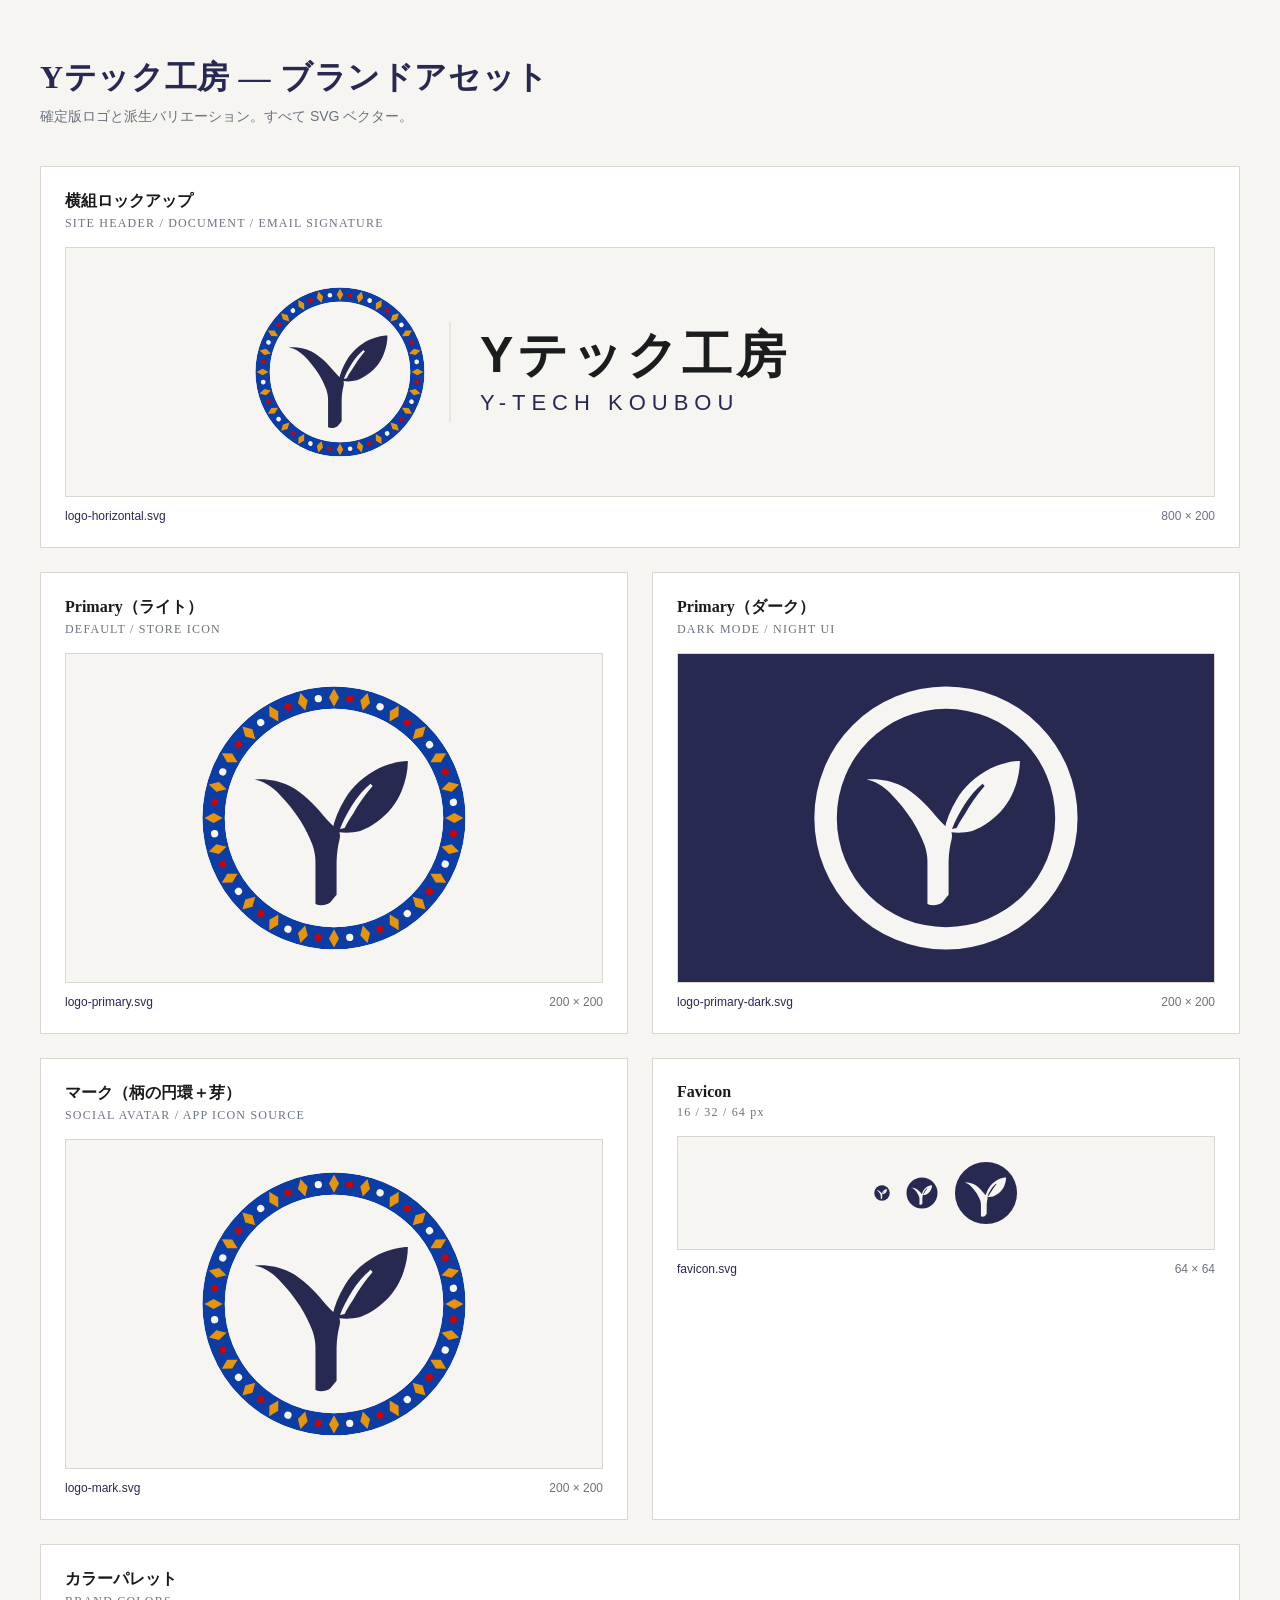
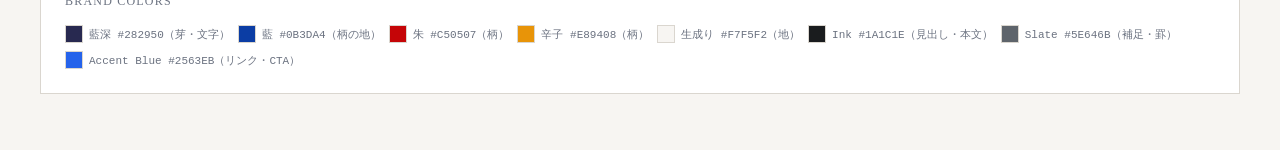
<file: brand-assets/index.html>
<!doctype html>
<html lang="ja">
<head>
<meta charset="utf-8">
<title>Yテック工房 — ブランドアセット</title>
<style>
  :root {
    --bg: #F7F5F2;
    --surface: #fff;
    --border: #DAD6CF;
    --fg: #1A1A1A;
    --muted: #6B7280;
    --primary: #282950;
    --dark-bg: #282950;
  }
  * { box-sizing: border-box; }
  body {
    margin: 0;
    padding: 56px 32px;
    background: var(--bg);
    color: var(--fg);
    font-family: 'Noto Sans JP', -apple-system, 'Hiragino Sans', 'Yu Gothic UI', sans-serif;
  }
  header { max-width: 1200px; margin: 0 auto 40px; }
  h1 {
    margin: 0 0 8px;
    font-weight: 600;
    font-size: 32px;
    letter-spacing: .02em;
    font-family: 'Noto Serif JP', 'Yu Mincho', serif;
    color: var(--primary);
  }
  .lead { color: var(--muted); margin: 0; font-size: 14px; }
  .grid {
    display: grid;
    grid-template-columns: repeat(2, 1fr);
    gap: 24px;
    max-width: 1200px;
    margin: 0 auto;
  }
  .card {
    background: var(--surface);
    border: 1px solid var(--border);
    padding: 24px;
  }
  .card.full { grid-column: 1 / -1; }
  .card h2 {
    margin: 0 0 4px;
    font-size: 16px;
    font-weight: 600;
    font-family: 'Noto Serif JP', serif;
  }
  .card .tag {
    color: var(--muted);
    font-size: 12px;
    margin-bottom: 16px;
    font-family: 'Cormorant Garamond', serif;
    letter-spacing: .1em;
  }
  .preview {
    background: #F7F5F2;
    border: 1px solid var(--border);
    padding: 24px;
    display: flex;
    align-items: center;
    justify-content: center;
    min-height: 200px;
  }
  .preview.dark { background: var(--dark-bg); }
  .preview img { max-width: 100%; max-height: 280px; display: block; }
  .preview.tiny { min-height: 140px; }
  .preview.tiny img { width: 96px; height: 96px; }
  .meta {
    margin-top: 12px;
    font-size: 12px;
    color: var(--muted);
    display: flex;
    justify-content: space-between;
  }
  a.file { color: var(--primary); text-decoration: none; }
  a.file:hover { text-decoration: underline; }
  .sizes {
    display: flex;
    gap: 16px;
    align-items: center;
    justify-content: center;
    padding: 24px;
    background: #F7F5F2;
    border: 1px solid var(--border);
  }
  .sizes img { display: block; }
  .swatches { display: flex; gap: 8px; margin-top: 14px; flex-wrap: wrap; }
  .sw {
    display: flex; align-items: center; gap: 6px;
    font-size: 11px; color: var(--muted);
    font-family: 'JetBrains Mono', monospace;
  }
  .sw i { width: 18px; height: 18px; border: 1px solid var(--border); display: inline-block; }
</style>
</head>
<body>
  <header>
    <h1>Yテック工房 — ブランドアセット</h1>
    <p class="lead">確定版ロゴと派生バリエーション。すべて SVG ベクター。</p>
  </header>

  <div class="grid">

    <div class="card full">
      <h2>横組ロックアップ</h2>
      <div class="tag">SITE HEADER / DOCUMENT / EMAIL SIGNATURE</div>
      <div class="preview"><img src="logo-horizontal.svg" alt="横組ロックアップ"></div>
      <div class="meta">
        <a class="file" href="logo-horizontal.svg">logo-horizontal.svg</a>
        <span>800 × 200</span>
      </div>
    </div>

    <div class="card">
      <h2>Primary（ライト）</h2>
      <div class="tag">DEFAULT / STORE ICON</div>
      <div class="preview"><img src="logo-primary.svg" alt="Primary ロゴ"></div>
      <div class="meta">
        <a class="file" href="logo-primary.svg">logo-primary.svg</a>
        <span>200 × 200</span>
      </div>
    </div>

    <div class="card">
      <h2>Primary（ダーク）</h2>
      <div class="tag">DARK MODE / NIGHT UI</div>
      <div class="preview dark"><img src="logo-primary-dark.svg" alt="Primary ダーク版"></div>
      <div class="meta">
        <a class="file" href="logo-primary-dark.svg">logo-primary-dark.svg</a>
        <span>200 × 200</span>
      </div>
    </div>

    <div class="card">
      <h2>マーク（柄の円環＋芽）</h2>
      <div class="tag">SOCIAL AVATAR / APP ICON SOURCE</div>
      <div class="preview"><img src="logo-mark.svg" alt="マーク"></div>
      <div class="meta">
        <a class="file" href="logo-mark.svg">logo-mark.svg</a>
        <span>200 × 200</span>
      </div>
    </div>

    <div class="card">
      <h2>Favicon</h2>
      <div class="tag">16 / 32 / 64 px</div>
      <div class="sizes">
        <img src="favicon.svg" alt="favicon 16" width="16" height="16">
        <img src="favicon.svg" alt="favicon 32" width="32" height="32">
        <img src="favicon.svg" alt="favicon 64" width="64" height="64">
      </div>
      <div class="meta">
        <a class="file" href="favicon.svg">favicon.svg</a>
        <span>64 × 64</span>
      </div>
    </div>

    <div class="card full">
      <h2>カラーパレット</h2>
      <div class="tag">BRAND COLORS</div>
      <div class="swatches">
        <div class="sw"><i style="background:#282950"></i>藍深 #282950（芽・文字）</div>
        <div class="sw"><i style="background:#0B3DA4"></i>藍 #0B3DA4（柄の地）</div>
        <div class="sw"><i style="background:#C50507"></i>朱 #C50507（柄）</div>
        <div class="sw"><i style="background:#E89408"></i>辛子 #E89408（柄）</div>
        <div class="sw"><i style="background:#F7F5F2"></i>生成り #F7F5F2（地）</div>
        <div class="sw"><i style="background:#1A1C1E"></i>Ink #1A1C1E（見出し・本文）</div>
        <div class="sw"><i style="background:#5E646B"></i>Slate #5E646B（補足・罫）</div>
        <div class="sw"><i style="background:#2563EB"></i>Accent Blue #2563EB（リンク・CTA）</div>
      </div>
    </div>

  </div>
</body>
</html>
</file>
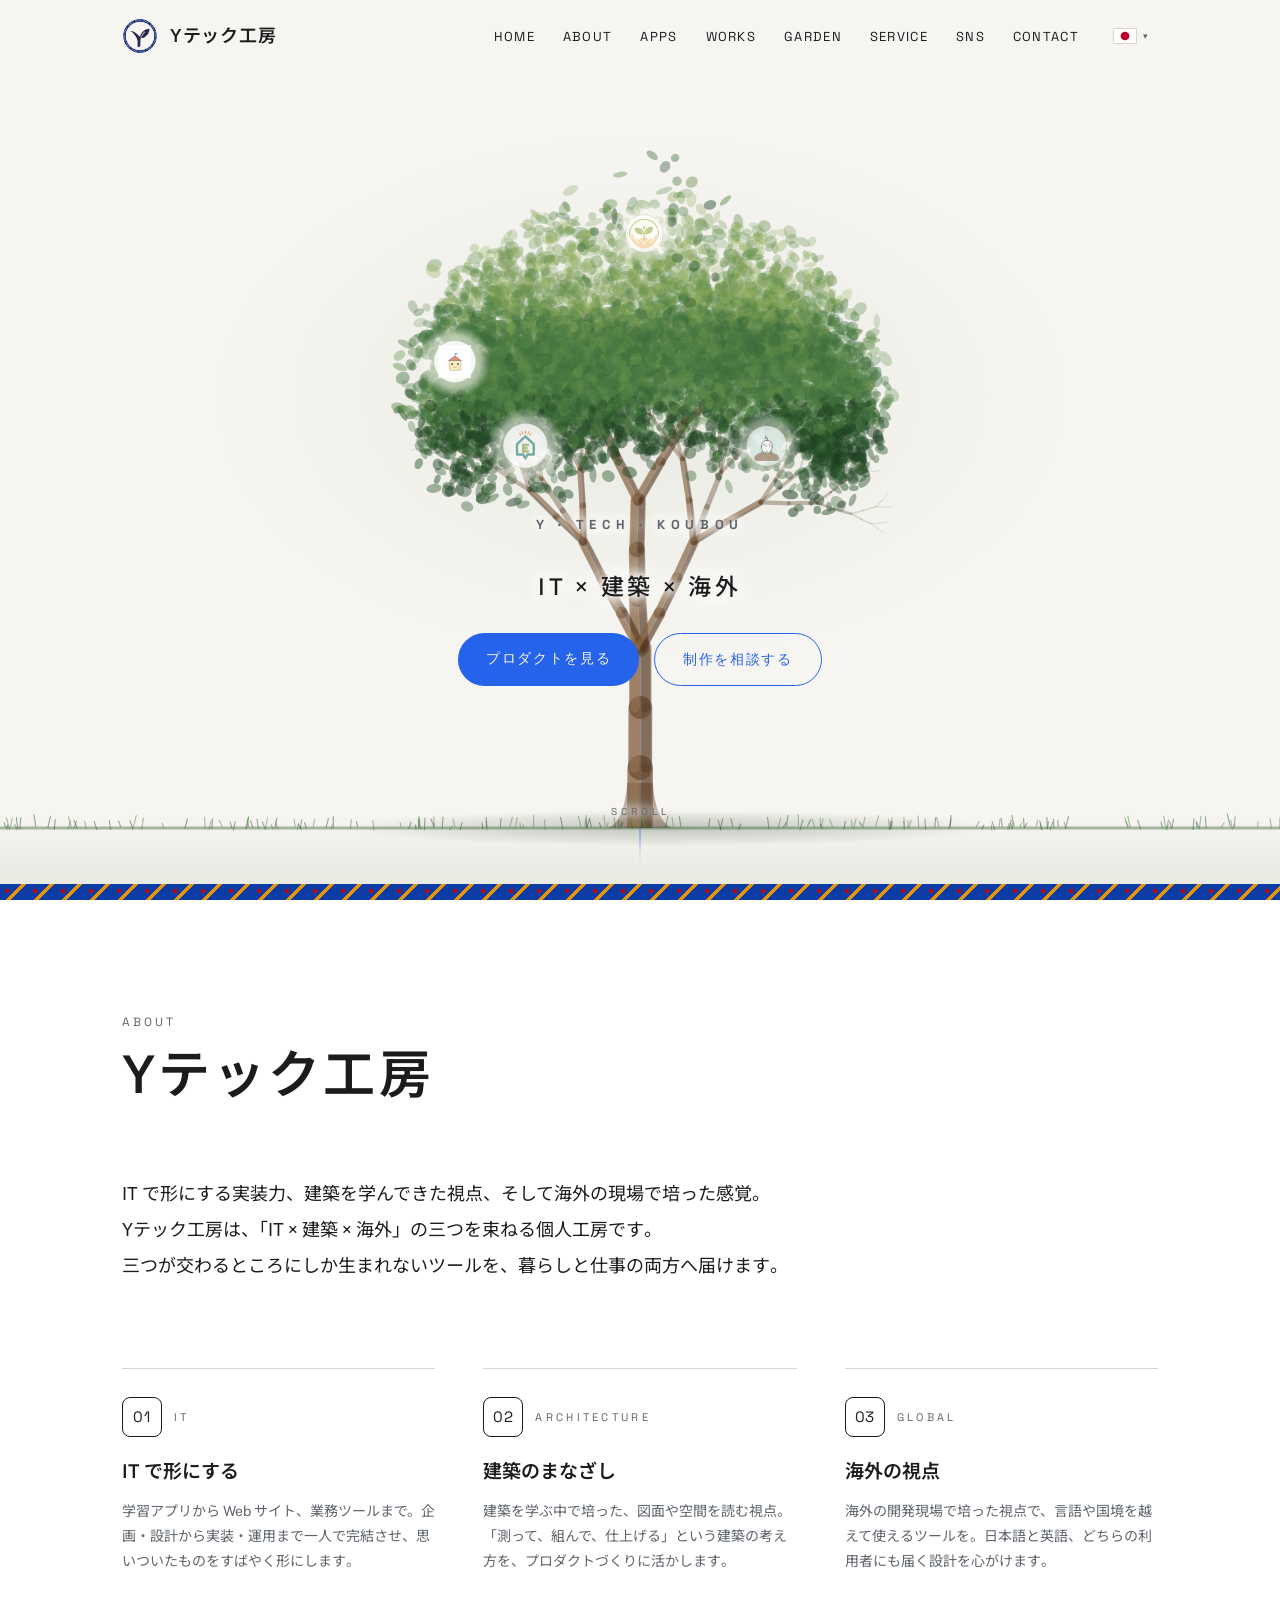
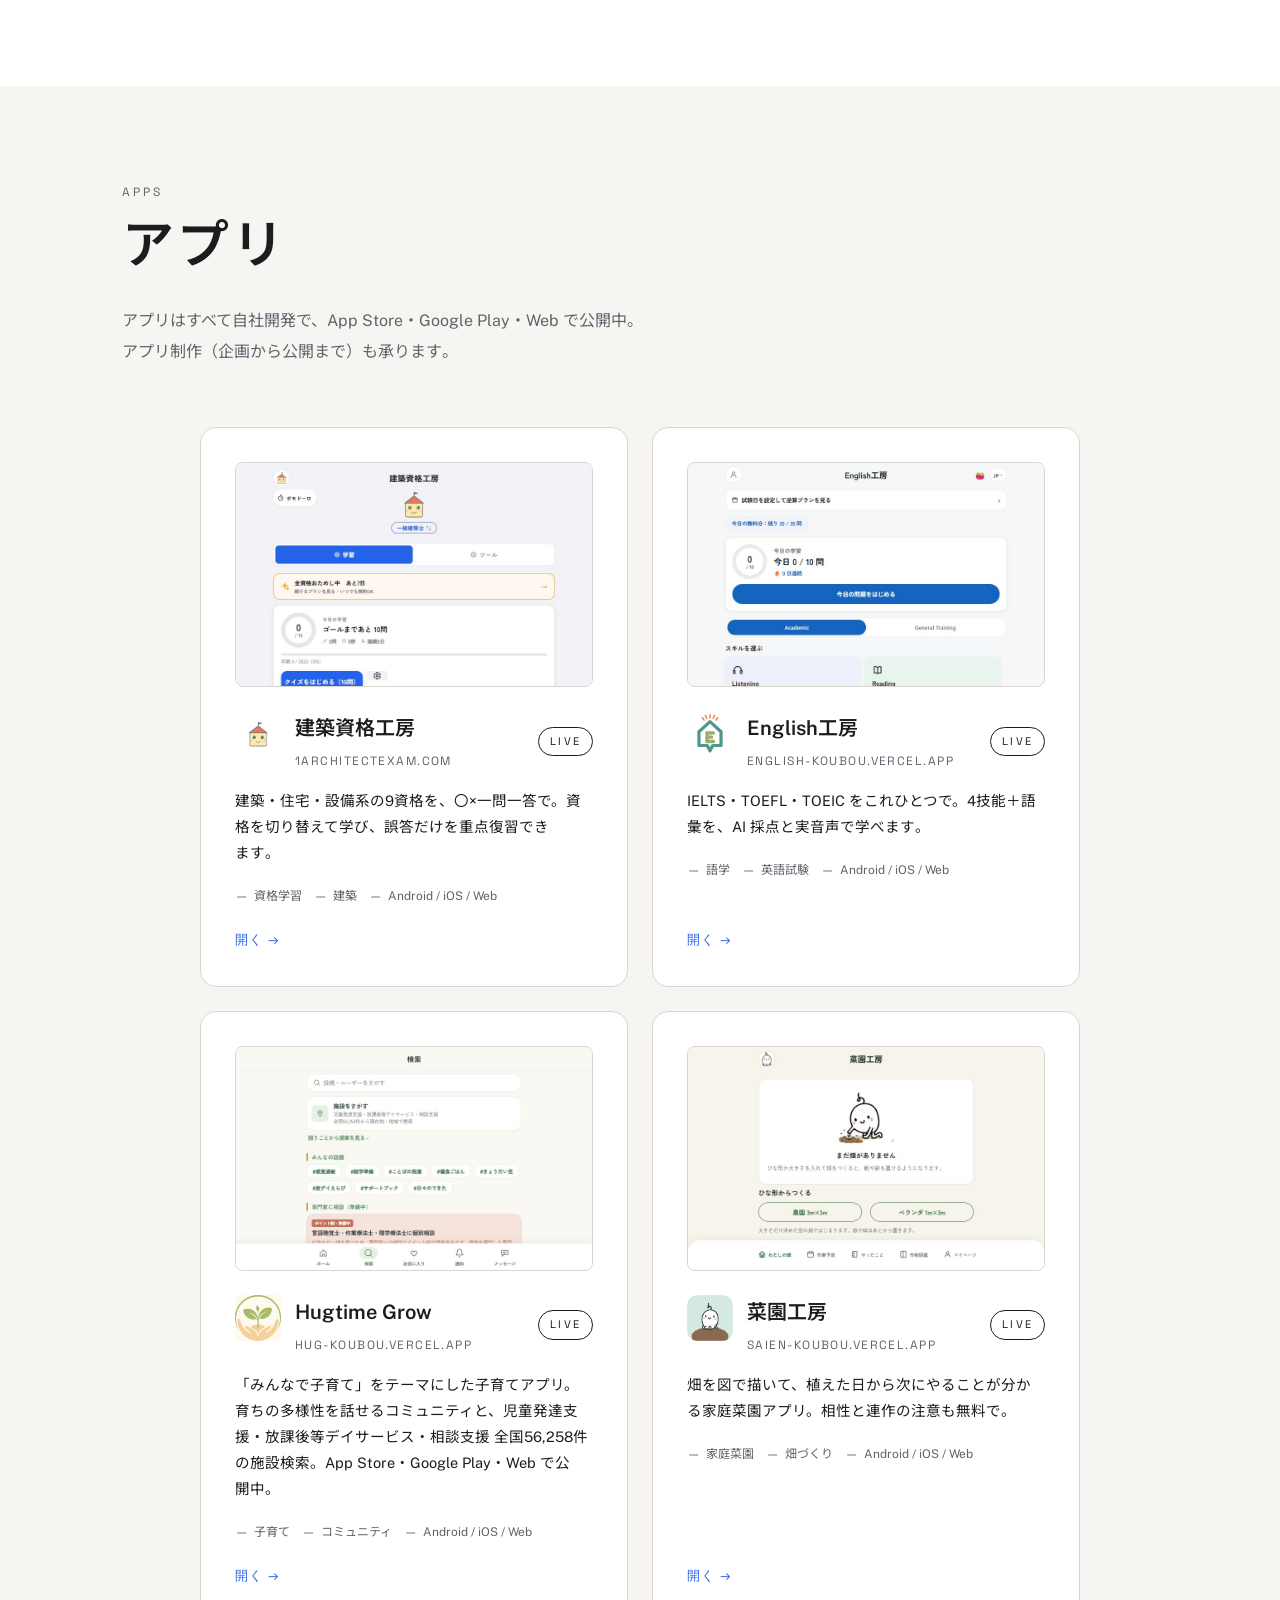
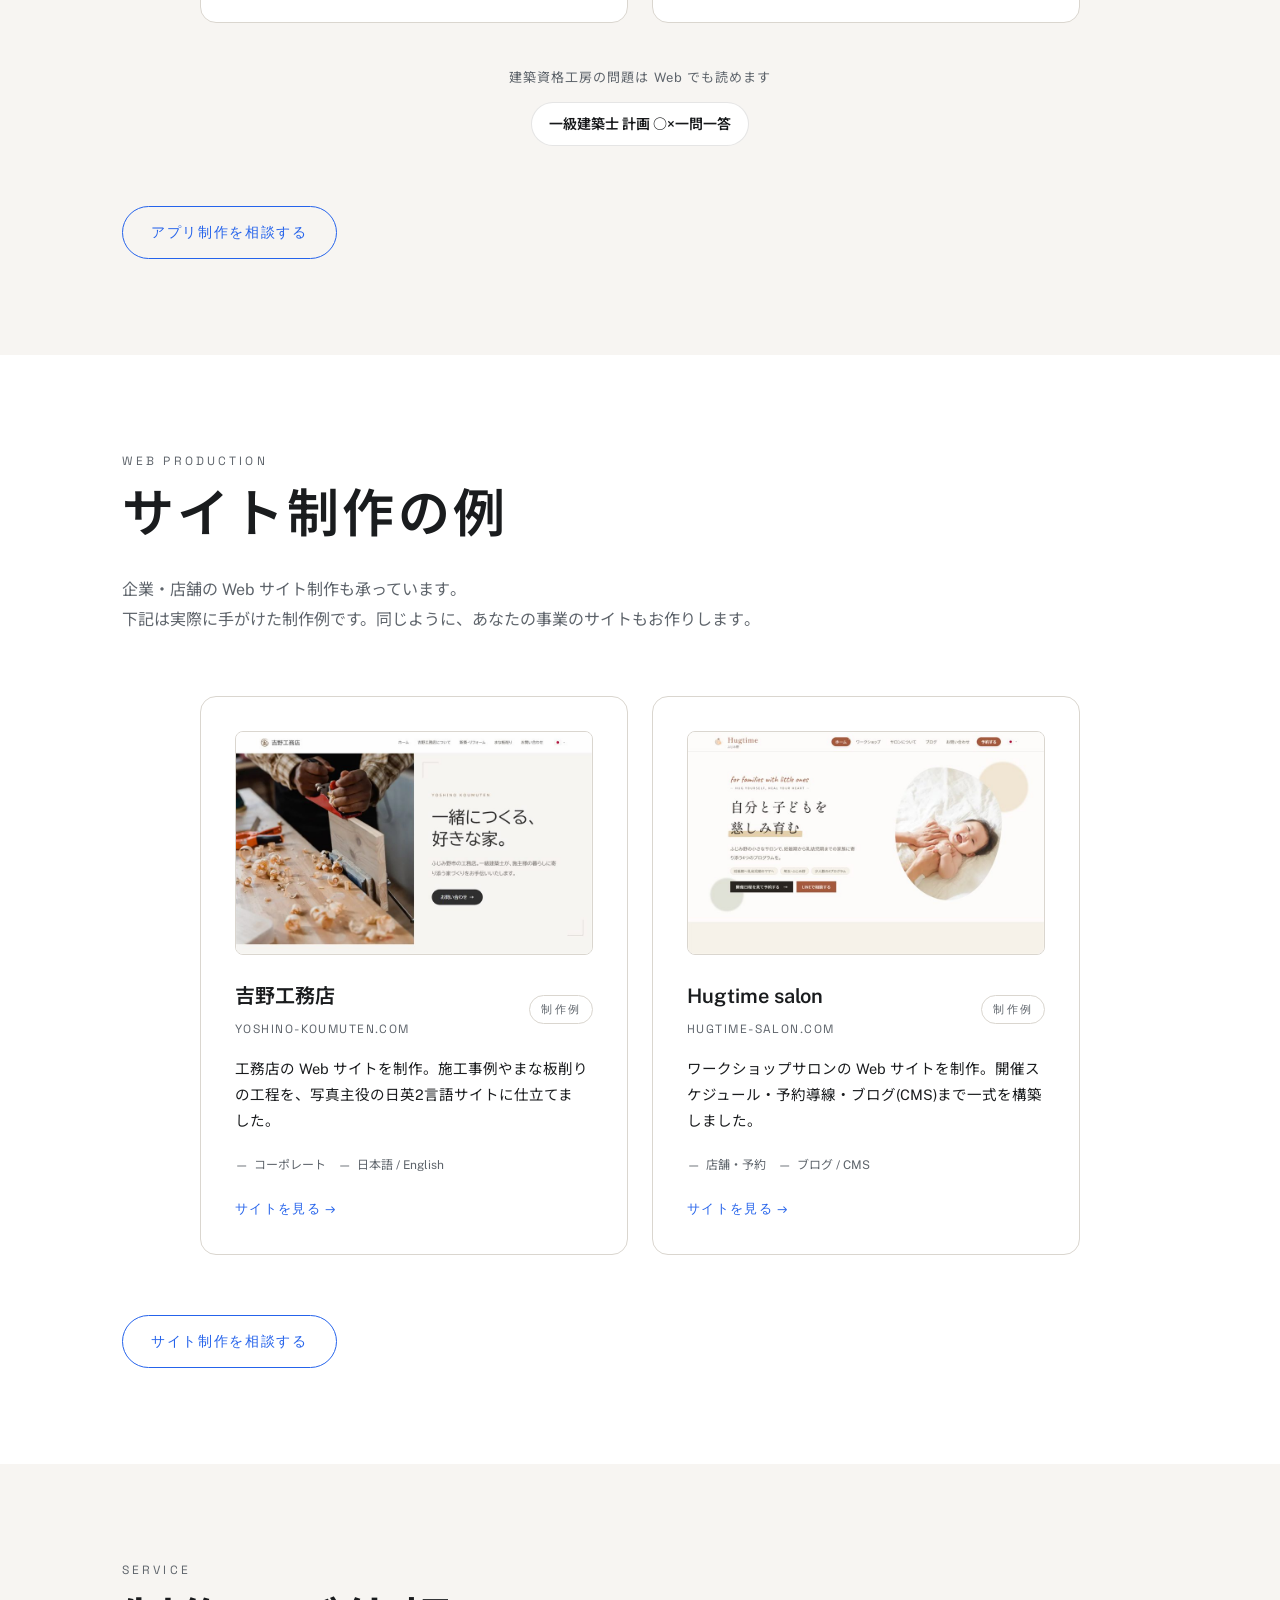
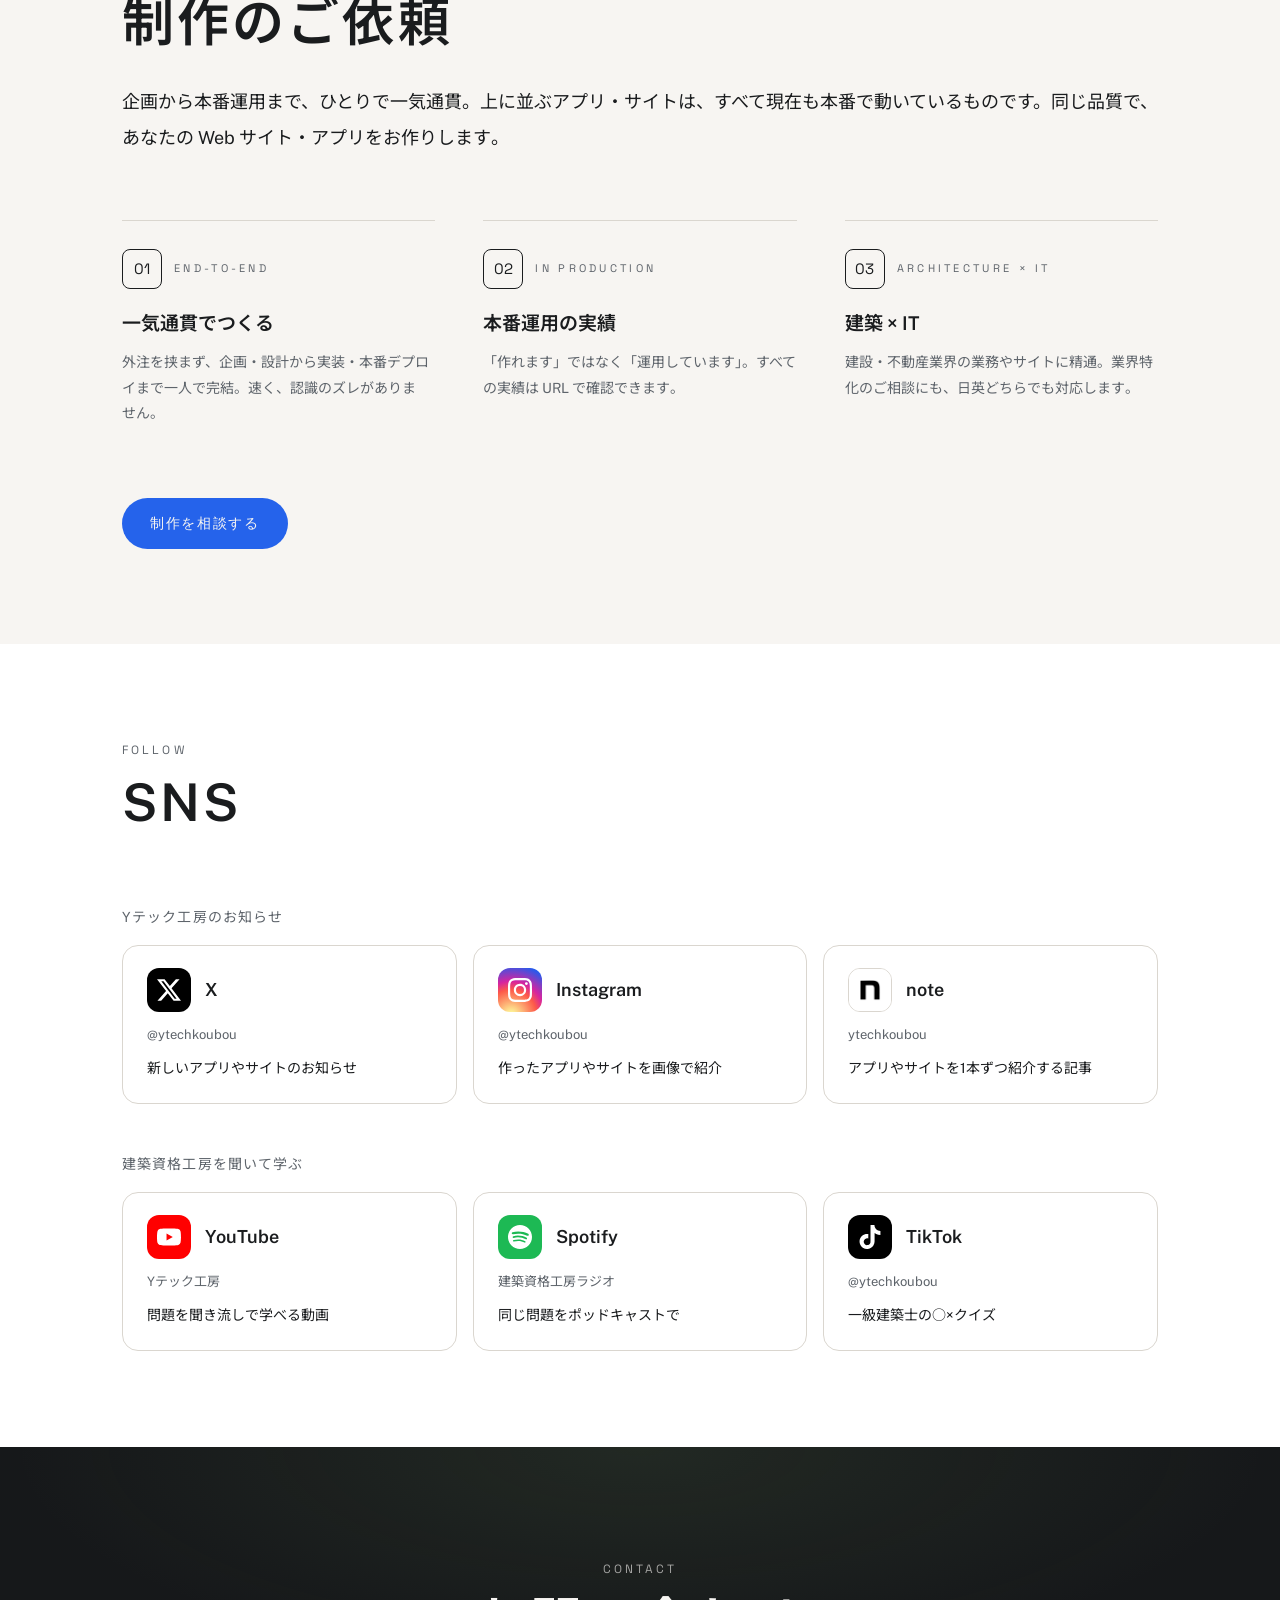
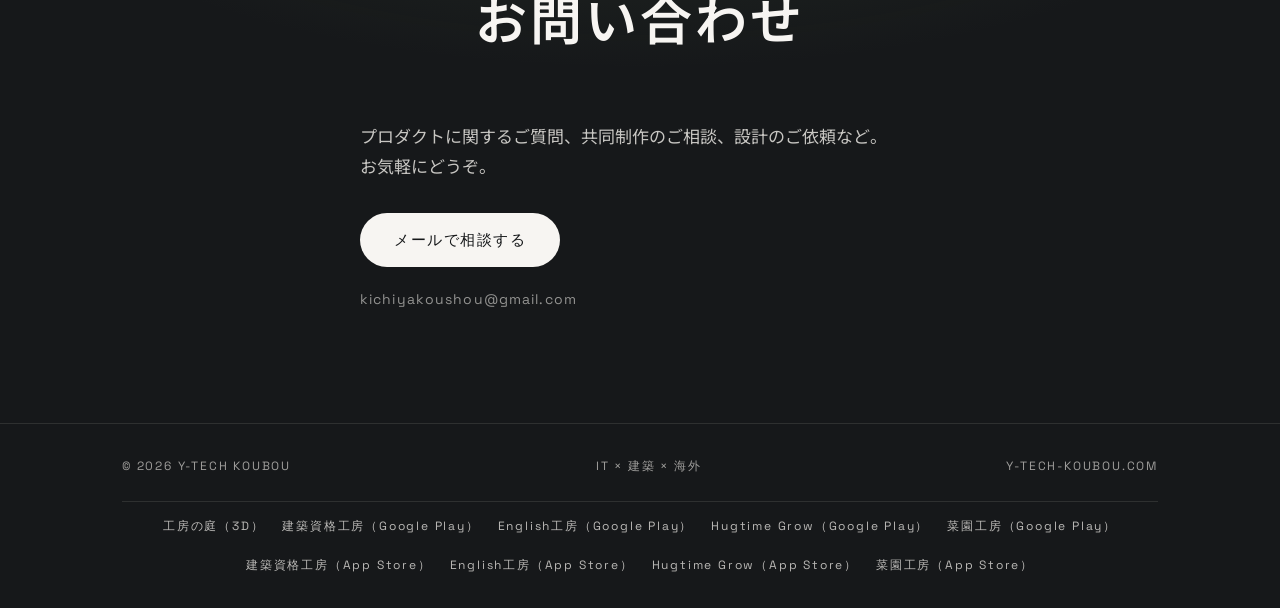
<file: portal/index.html>
<!doctype html>
<html lang="ja">
<head>
  <meta charset="utf-8">
  <meta name="viewport" content="width=device-width, initial-scale=1">
  <title>Yテック工房 — IT × 建築 × 海外</title>
  <meta name="description" content="IT × 建築 × 海外。建築を学ぶ視点とITで、学習アプリからWeb・アプリ制作まで手がける個人工房。Yテック工房 / Y-Tech Koubou。">
  <link rel="canonical" href="https://www.y-tech-koubou.com/">
  <link rel="icon" type="image/png" href="assets/favicon.png?v=8">
  <link rel="preconnect" href="https://fonts.googleapis.com">
  <link rel="preconnect" href="https://fonts.gstatic.com" crossorigin>
  <!-- Heritage Design Tokens: Public Sans (h1/body) + Space Grotesk (label-caps) + Noto Sans JP (日本語グリフ) -->
  <link rel="preload" as="style" href="https://fonts.googleapis.com/css2?family=Public+Sans:wght@400;500;600;700&family=Space+Grotesk:wght@500;600;700&family=Noto+Sans+JP:wght@400;500;600;700&display=swap">
  <link rel="stylesheet" href="https://fonts.googleapis.com/css2?family=Public+Sans:wght@400;500;600;700&family=Space+Grotesk:wght@500;600;700&family=Noto+Sans+JP:wght@400;500;600;700&display=swap" media="print" onload="this.media='all'">
  <noscript><link rel="stylesheet" href="https://fonts.googleapis.com/css2?family=Public+Sans:wght@400;500;600;700&family=Space+Grotesk:wght@500;600;700&family=Noto+Sans+JP:wght@400;500;600;700&display=swap"></noscript>
  <style>
:root {
  /* === Heritage Design Tokens (2026-06-23、アクセント色2026-07-11更新) ===
     "Architectural Minimalism meets Journalistic Gravitas"
     旧: 苔緑×生成りの和風パレット → Boston Clay × Limestone × Ink → Accent Blue × Limestone × Ink。
     変数名は据え置き（下流ルールは無改修で新色を拾う）。 */
  --kokemidori: #2563EB;    /* Accent Blue — インタラクション専用（リンク/ボタン/選択状態）。旧:苔緑→Boston Clay */
  --wakaba: #3B82F6;        /* 装飾・罫・ホバー枠（アクセント系の中間ブルー） */
  --wakaba-deep: #1D4ED8;   /* 小さな情報テキスト用 深ブルー（AA on limestone・インタラクション文脈のみ） */
  --wakaba-light: #93C5FD;  /* 暗背景上のラベル用 ライトブルー（インタラクション文脈のみ） */
  /* 2026-07-11: 見出し/kicker/カード名等の非インタラクション要素は、DESIGN-SYSTEM.md正本の
     「Accent=唯一のインタラクションアクセント／Ink=見出し・本文／Slate=罫・キャプション・メタ」
     の原則どおり Ink / Slate を使う（旧Boston Clayでの代替も誤りだったため撤去）。 */
  --heading-clay: var(--shikkoku);      /* section h2・カード名・.mono バッジなど見出し = Ink */
  --heading-clay-deep: var(--nibiiro);  /* kicker・idx番号・小ラベル用（明地上）= Slate */
  --heading-clay-light: rgba(247,245,242,0.62); /* kicker等・暗地上（tile-dark/contact）= Limestoneの淡色 */
  --shu: #A23A28;           /* 深クレイ（強アクセント） */
  --kinari: #F7F5F2;        /* Limestone — 純白より温かい下地 */
  --tonoko: #EEEAE3;        /* Limestone deep（パネル地） */
  --sumimidori: #16181A;    /* 暗セクション地（ニュートラルな墨・旧:濃緑） */
  --shikkoku: #1A1C1E;      /* Ink — 見出し/本文 */
  --nibiiro: #5E646B;       /* Slate — 補足/メタ（AA 5.4 on limestone） */
  --usuzumi: #DAD6CF;       /* 罫線（limestone系ヘアライン） */

  /* === Yテック工房 装飾パレット（2026-09-16確定・キテンゲ実測値）===
     用途は柄帯/ロゴ/柱バーに限定（3色まで）。見出し・本文・ボタンには使わない。
     Accent Blue(--kokemidori)はリンク/CTA/選択のまま。 */
  --indigo: #0B3DA4;        /* 藍 */
  --indigo-deep: #282950;   /* 藍深（ロゴの茎・家・根／柱線） */
  --vermilion: #C50507;     /* 朱 */
  --mustard: #E89408;       /* 辛子 */
  --mustard-muted: #D2A423; /* 辛子鈍 */
  --grape: #741D34;         /* 葡萄 */
  --brown-deep: #472F14;    /* 焦茶 */
  --pattern-base: var(--indigo);
  --pattern-hot: var(--vermilion);
  --pattern-warm: var(--mustard);
  --pattern-ground: var(--kinari);
  /* logo-mark.svg の28px汎用幾何柄（斜線+水玉）をCSSで再現。柄帯専用 */
  --pattern-kitenge:
    radial-gradient(circle at 7px 7px, var(--pattern-hot) 0 2px, transparent 2.5px),
    radial-gradient(circle at 21px 21px, var(--pattern-ground) 0 2px, transparent 2.5px),
    linear-gradient(135deg, transparent 0 38%, var(--pattern-warm) 38% 47%, transparent 47% 100%),
    var(--pattern-base);
  --pattern-size: 28px 28px;

  --space-section: 112px;
  --space-section-compact: 96px;

  /* Heritage rounded scale（控えめ） */
  --rounded-sm: 4px;
  --rounded-md: 8px;

  /* Heritage typography: 見出し/本文=Public Sans・ラベル=Space Grotesk・日本語=Noto Sans JP */
  --serif-jp: 'Public Sans', 'Noto Sans JP', 'Hiragino Kaku Gothic ProN', 'Yu Gothic UI', sans-serif;
  --serif-en: 'Space Grotesk', 'Public Sans', 'Helvetica Neue', sans-serif;
  --sans-jp: 'Public Sans', 'Noto Sans JP', 'Hiragino Kaku Gothic ProN', 'Hiragino Sans', 'BIZ UDPGothic', 'Yu Gothic UI', system-ui, sans-serif;
  --sans-en: 'Public Sans', -apple-system, BlinkMacSystemFont, 'Segoe UI', sans-serif;

  /* モーション: 動きの質感を1か所で揃える */
  --ease-out: cubic-bezier(0.22, 1, 0.36, 1);   /* なめらかな減速・到着が静か */
  --ease-soft: cubic-bezier(0.4, 0, 0.2, 1);     /* ホバー等の往復に */
  --dur-fast: 0.22s;
  --dur: 0.34s;
}

* { box-sizing: border-box; }

html { scroll-behavior: smooth; scroll-padding-top: 80px; /* 固定ヘッダー分（旧Lenisのoffset:-80と同値） */ }

body {
  margin: 0;
  background: var(--kinari);
  color: var(--shikkoku);
  font-family: var(--sans-jp);
  font-size: 17px; /* Apple流: 本文は16でなく17＝「読む」ペース */
  line-height: 1.75;
  -webkit-font-smoothing: antialiased;
  text-rendering: optimizeLegibility;
}

a { color: var(--kokemidori); text-decoration: none; }
a:hover { text-decoration: underline; }

.skip {
  position: absolute;
  left: -999px;
  top: 0;
  background: var(--kokemidori);
  color: #fff;
  padding: 10px 16px;
  z-index: 100;
}
.skip:focus { left: 12px; top: 12px; text-decoration: none; }

.container {
  max-width: 1100px;
  margin: 0 auto;
  padding: 0 32px;
}

/* ====== Header ====== */
header.site {
  position: fixed;
  top: 0;
  left: 0;
  right: 0;
  background: transparent;
  border-bottom: 1px solid transparent;
  z-index: 30;
  transition: background var(--dur) var(--ease-soft), border-color var(--dur) var(--ease-soft), backdrop-filter var(--dur) var(--ease-soft);
}
header.site.scrolled {
  background: rgba(250, 247, 242, 0.85);
  backdrop-filter: saturate(180%) blur(12px);
  -webkit-backdrop-filter: saturate(180%) blur(12px);
  border-bottom-color: var(--usuzumi);
}
.scroll-progress { position: fixed; top: 0; left: 0; right: 0; height: 2px; z-index: 31; background: transparent; pointer-events: none; }
.scroll-progress > span { display: block; height: 100%; width: 100%; transform: scaleX(0); transform-origin: left center; background: var(--kokemidori); transition: transform 90ms linear; }
@media (prefers-reduced-motion: reduce) { .scroll-progress > span { transition: none; } }
header.site .inner {
  display: flex;
  align-items: center;
  justify-content: space-between;
  gap: 20px;
  height: 72px;
}
header.site .brand {
  display: flex;
  align-items: center;
  gap: 12px;
  flex-shrink: 0;
  font-family: var(--serif-jp);
  font-size: 18px;
  font-weight: 600;
  color: var(--shikkoku); /* ロゴ文字=見出しはInk。唯一のインタラクションアクセント(--kokemidori)から分離。 */
  letter-spacing: 0.04em;
}
header.site .brand:hover { text-decoration: none; }
header.site .brand img { width: 36px; height: 36px; }
header.site nav ul {
  list-style: none;
  margin: 0;
  padding: 0;
  display: flex;
  gap: 28px;
}
header.site nav a {
  font-size: 13px;
  color: var(--shikkoku);
  letter-spacing: 0.1em;
  font-family: var(--serif-en);
  position: relative;
  white-space: nowrap;
}
header.site nav a::after {
  content: "";
  position: absolute;
  left: 0; right: 0; bottom: -6px;
  height: 1px;
  background: var(--kokemidori);
  transform: scaleX(0);
  transform-origin: left;
  transition: transform var(--dur) var(--ease-out);
}
header.site nav a:hover { text-decoration: none; }
header.site nav a:hover::after { transform: scaleX(1); }
header.site nav a.active { color: var(--kokemidori); }
header.site nav a.active::after { transform: scaleX(1); }

.nav-cluster {
  display: flex;
  align-items: center;
  flex-wrap: nowrap;
  flex-shrink: 0;
  gap: 24px;
}
.lang-switch {
  position: relative;
  flex-shrink: 0;
}
.lang-toggle {
  display: flex;
  align-items: center;
  gap: 6px;
  background: transparent;
  border: 1px solid transparent;
  border-radius: 999px;
  padding: 5px 9px;
  line-height: 1;
  cursor: pointer;
  flex-shrink: 0;
  transition: border-color 0.2s ease, background 0.2s ease;
}
.lang-toggle:hover { border-color: var(--usuzumi); }
.lang-flag {
  width: 24px;
  height: 16px;
  object-fit: cover;
  border-radius: 1px;
  border: 1px solid var(--usuzumi);
  display: block;
}
.lang-caret {
  font-size: 9px;
  line-height: 1;
  color: var(--nibiiro);
  transition: transform 0.2s ease;
}
.lang-toggle[aria-expanded="true"] .lang-caret { transform: rotate(180deg); }
.lang-menu {
  position: absolute;
  right: 0;
  top: calc(100% + 8px);
  min-width: 150px;
  margin: 0;
  padding: 0;
  list-style: none;
  background: #fff;
  border: 1px solid var(--usuzumi);
  border-radius: 10px;
  box-shadow: 0 10px 28px rgba(26, 28, 30, 0.12);
  overflow: hidden;
  z-index: 50;
  display: none;
}
.lang-menu.open { display: block; }
.lang-menu li {
  display: flex;
  align-items: center;
  gap: 10px;
  padding: 10px 14px;
  font-size: 14px;
  font-family: var(--sans-jp);
  color: var(--shikkoku);
  cursor: pointer;
  transition: background 0.18s ease;
}
.lang-menu li img {
  width: 24px;
  height: 16px;
  object-fit: cover;
  border-radius: 1px;
  border: 1px solid var(--usuzumi);
  flex-shrink: 0;
}
.lang-menu li span:nth-of-type(1) { flex: 1; }
.lang-menu li:hover { background: #f4f1ea; }
.lang-menu li[aria-selected="true"] { background: var(--tonoko); color: var(--kokemidori); }
.lang-check { color: var(--kokemidori); font-size: 12px; opacity: 0; }
.lang-menu li[aria-selected="true"] .lang-check { opacity: 1; }

.nav-toggle {
  display: none;
  flex-direction: column;
  justify-content: center;
  gap: 5px;
  width: 40px;
  height: 40px;
  background: none;
  border: 1px solid var(--usuzumi);
  border-radius: 8px;
  cursor: pointer;
}
.nav-toggle span {
  display: block;
  width: 18px;
  height: 2px;
  margin: 0 auto;
  background: var(--kokemidori);
  transition: transform 0.2s ease;
}

/* ====== Buttons ====== */
.btn {
  display: inline-block;
  font-family: var(--serif-en);
  font-size: 14px;
  letter-spacing: 0.12em;
  padding: 13px 28px;
  border-radius: 999px;
  will-change: transform;
  transition: transform var(--dur-fast) var(--ease-out), background var(--dur-fast) var(--ease-soft), color var(--dur-fast) var(--ease-soft);
}
.btn:hover { text-decoration: none; transform: translateY(-2px); }
.btn:active { transform: scale(0.96); } /* Apple流: 押下=縮小のマイクロインタラクション */
.btn.primary { background: var(--kokemidori); color: var(--kinari); }
.btn.primary:hover { background: #244a24; }
.btn.ghost { border: 1px solid var(--kokemidori); color: var(--kokemidori); }
.btn.ghost:hover { background: var(--kokemidori); color: var(--kinari); }

.hero-actions {
  display: flex;
  flex-wrap: wrap;
  justify-content: center;
  gap: 14px;
}

/* ====== Hero (minimal) ====== */
.hero {
  position: relative;
  min-height: 100vh;
  display: flex;
  flex-direction: column;
  align-items: center;
  justify-content: center;
  text-align: center;
  padding: 132px 24px 92px;
  overflow: hidden;
}
.hero::before {
  content: "";
  position: absolute;
  inset: 0;
  pointer-events: none;
  background: radial-gradient(ellipse 48% 42% at 50% 44%, rgba(107, 142, 90, 0.10), transparent 70%);
}
.hero > *:not(.hero-bg):not(.hero-edge):not(.hero-scroll):not(.hero-band) { position: relative; z-index: 1; }
.hero-edge, .hero-scroll { z-index: 2; }
.hero-bg {
  position: absolute;
  inset: 0;
  z-index: 0;
  pointer-events: none;
}
/* リブランド(2026-09-18): キテンゲ柄帯（下の横帯）。装飾のみ。左右の縦線は 2026-10-07 にオーナー指示で撤去 */
.hero-band {
  position: absolute;
  z-index: 1;
  pointer-events: none;
  background: var(--pattern-kitenge);
  background-size: var(--pattern-size);
}
.hero-band-b {
  left: 0;
  right: 0;
  bottom: 0;
  height: 16px;
}
.hero-eyebrow {
  font-family: var(--serif-en);
  font-size: 13px;
  letter-spacing: 0.44em;
  text-transform: uppercase;
  color: var(--heading-clay-deep);
  margin: 2px 0 30px;
}
.hero-emblem {
  width: clamp(132px, 15.5vw, 196px);
  height: auto;
  display: block;
  margin: 0 0 62px;
  /* 柄入りロゴが木の幹・枝と重なって読みにくくならないよう、生成りの円盤を敷く（リブランド 2026-09-18） */
  background: rgba(247, 245, 242, 0.94);
  border-radius: 50%;
  filter: drop-shadow(0 16px 38px rgba(26, 28, 30, 0.14));
  /* 2026-10-07 オーナー指示で木の真ん中のロゴを非表示。場所は残す（文字と木の配置・頂部の芽の位置がこの要素の寸法で決まるため） */
  visibility: hidden;
}
/* エンブレムは装飾（リンクでない）。pointer-eventsを通し、背後canvasの内側ブロッサム
   のホバー・クリックを奪わないようにする */
.hero-emblem,
.hero-parallax { pointer-events: none; }
.hero-wordmark {
  font-family: var(--serif-jp);
  font-weight: 600;
  font-size: clamp(32px, 7vw, 76px);
  letter-spacing: 0.06em;
  line-height: 1.04;
  color: var(--heading-clay);
  margin: 0 0 10px;
}
.hero-tag {
  font-family: var(--serif-jp);
  font-size: clamp(17px, 2vw, 23px);
  font-weight: 500;
  letter-spacing: 0.16em;
  color: var(--shikkoku);
  margin: 0 0 26px;
}
.hero-lead {
  max-width: 30em;
  margin: 0 0 46px;
  color: var(--nibiiro);
  font-size: 15px;
  line-height: 1.9;
}
.hero-cta {
  display: inline-flex;
  align-items: center;
  gap: 10px;
  font-family: var(--serif-en);
  font-size: 14px;
  letter-spacing: 0.16em;
  color: var(--kokemidori);
  border-bottom: 1px solid var(--wakaba);
  padding-bottom: 6px;
  transition: gap var(--dur) var(--ease-out);
}
.hero-cta:hover { text-decoration: none; gap: 16px; }
/* 幹・枝と重なっても読めるよう、ヒーロー文字にクリーム地のハロー（白箱を作らず、文字の行に沿ってクリームのクッションを敷く） */
.hero-wordmark {
  text-shadow: 0 0 16px var(--kinari), 0 0 16px var(--kinari), 0 0 30px var(--kinari), 0 0 30px var(--kinari);
}
.hero-eyebrow,
.hero-tag,
.hero-cta,
.hero-scroll {
  text-shadow:
    0 0 10px var(--kinari), 0 0 10px var(--kinari), 0 0 10px var(--kinari),
    0 0 20px var(--kinari), 0 0 20px var(--kinari),
    0 0 34px var(--kinari);
}
.hero-edge {
  position: absolute;
  bottom: 42px;
  font-family: var(--serif-en);
  font-size: 11px;
  letter-spacing: 0.3em;
  text-transform: uppercase;
  color: var(--nibiiro);
}
.hero-edge-l { left: 48px; }
.hero-edge-r { right: 48px; }
.hero-scroll {
  position: absolute;
  bottom: 38px;
  left: 50%;
  transform: translateX(-50%);
  font-family: var(--serif-en);
  font-size: 10px;
  letter-spacing: 0.4em;
  text-transform: uppercase;
  color: var(--heading-clay-deep);
  display: flex;
  flex-direction: column;
  align-items: center;
  gap: 8px;
}
.hero-scroll::after {
  content: "";
  width: 1px;
  height: 34px;
  background: linear-gradient(var(--wakaba), transparent);
}

/* ====== Section ====== */
section { padding: var(--space-section) 0; scroll-margin-top: 80px; }
.products,
.works { padding: var(--space-section-compact) 0; }
/* Apple流タイル交互リズム: 背景色の変化そのものが区切り（罫線・影は足さない） */
.about, .works { background: #fff; }

/* ====== Apps / Works 共通のカードグリッド ======
   アプリもサイト制作例と同じ「1セクション＋カードグリッド」で見せる（2026-09-19 統一）。
   旧: 建築資格工房/English工房を全幅の app-tile で個別に出していた構成は廃止。 */
.products .grid.two,
.works .grid.two {
  display: grid;
  grid-template-columns: repeat(2, 1fr);
  gap: 24px;
  max-width: 880px;
  margin: 0 auto;
}
/* 聞き流し（Spotify / YouTube）導線。旧 app-tile の tile-media から移設 */
.apps-media {
  margin: 44px auto 0;
  display: flex;
  flex-direction: column;
  align-items: center;
  gap: 12px;
}
.apps-media-label {
  font-size: 13px;
  letter-spacing: 0.08em;
  color: var(--nibiiro);
}
.apps-media .media-chips { display: flex; flex-wrap: wrap; justify-content: center; gap: 12px; }
.apps-media .media-chip {
  display: inline-flex;
  align-items: center;
  gap: 9px;
  padding: 9px 17px;
  border-radius: 999px;
  border: 1px solid rgba(0, 0, 0, 0.1);
  background: #fff;
  color: var(--sumimidori);
  font-size: 14px;
  font-weight: 600;
  text-decoration: none;
  transition: transform var(--dur-fast) var(--ease-out), box-shadow var(--dur-fast) var(--ease-soft);
}
.apps-media .media-chip svg { width: 20px; height: 20px; display: block; flex: 0 0 auto; }
.apps-media .media-chip:hover { transform: translateY(-1px); box-shadow: 0 6px 16px rgba(0, 0, 0, 0.16); }
section .section-head {
  text-align: left;
  margin-bottom: 72px;
}
section .section-head .kicker {
  display: block;
  font-family: var(--serif-en);
  font-size: 12px;
  letter-spacing: 0.26em;
  text-transform: uppercase;
  color: var(--heading-clay-deep);
  margin-bottom: 12px;
}
section h2 {
  margin: 0;
  font-family: var(--serif-jp);
  font-size: clamp(33px, 4.4vw, 52px);
  font-weight: 600;
  color: var(--heading-clay);
  letter-spacing: 0.06em;
  line-height: 1.14;
}

/* ====== About ====== */
.about .lead-text {
  margin: 0 0 84px;
  text-wrap: pretty;
  text-align: left;
  color: var(--shikkoku);
  font-size: clamp(16px, 1.8vw, 18px);
  line-height: 2;
}
.about .pillars {
  display: grid;
  grid-template-columns: repeat(3, 1fr);
  gap: 48px;
}
.about .field {
  position: relative;
  padding-top: 28px;
  border-top: 1px solid var(--usuzumi);
}
.about .field-head {
  display: flex;
  align-items: center;
  gap: 12px;
  margin-bottom: 18px;
}
.about .field .idx {
  flex-shrink: 0;
  width: 40px;
  height: 40px;
  display: inline-grid;
  place-items: center;
  font-family: var(--serif-en);
  font-size: 15px;
  letter-spacing: 0.04em;
  color: var(--heading-clay);
  border: 1px solid var(--heading-clay);
  border-radius: 8px;
  transition: border-color 0.2s ease, background 0.2s ease;
}
.about .field:hover .idx {
  border-color: var(--wakaba);
  background: rgba(107, 142, 90, 0.08);
}
.about .field .label-en {
  font-family: var(--serif-en);
  font-size: 11px;
  letter-spacing: 0.3em;
  color: var(--heading-clay-deep);
  text-transform: uppercase;
}
.about .field h3 {
  margin: 0 0 10px;
  font-family: var(--serif-jp);
  font-size: 19px;
  font-weight: 600;
  color: var(--heading-clay);
}
.about .field p {
  margin: 0;
  font-size: 14px;
  color: var(--nibiiro);
  line-height: 1.8;
}

/* ====== Products / Works ====== */
.products .grid {
  display: flex;
  flex-wrap: wrap;
  justify-content: flex-start;
  gap: 24px;
}
.works-lead {
  margin: -40px 0 60px;
  text-wrap: pretty;
  text-align: left;
  color: var(--nibiiro);
  font-size: 16px;
  line-height: 1.9;
}
.works-cta {
  text-align: left;
  margin-top: 60px;
}

/* ====== Service ====== */
.service { padding: var(--space-section-compact) 0; }
.service .service-lead {
  margin: -40px 0 64px;
  text-wrap: pretty;
  text-align: left;
  color: var(--shikkoku);
  font-size: clamp(16px, 1.8vw, 18px);
  line-height: 2;
}
.service .strengths {
  display: grid;
  grid-template-columns: repeat(3, 1fr);
  gap: 48px;
  margin-bottom: 72px;
}
.service .field {
  position: relative;
  padding-top: 28px;
  border-top: 1px solid var(--usuzumi);
}
.service .field-head {
  display: flex;
  align-items: center;
  gap: 12px;
  margin-bottom: 18px;
}
.service .field .idx {
  flex-shrink: 0;
  width: 40px;
  height: 40px;
  display: inline-grid;
  place-items: center;
  font-family: var(--serif-en);
  font-size: 15px;
  color: var(--heading-clay);
  border: 1px solid var(--heading-clay);
  border-radius: 8px;
}
.service .field .label-en {
  font-family: var(--serif-en);
  font-size: 11px;
  letter-spacing: 0.3em;
  color: var(--heading-clay-deep);
  text-transform: uppercase;
}
.service .field h3 {
  margin: 0 0 10px;
  font-family: var(--serif-jp);
  font-size: 19px;
  font-weight: 600;
  color: var(--heading-clay);
}
.service .field p {
  margin: 0;
  font-size: 14px;
  color: var(--nibiiro);
  line-height: 1.8;
}
.service .service-cta {
  text-align: left;
  margin-top: 56px;
}
.work-thumb {
  display: block;
  width: 100%;
  height: auto;
  border-radius: 8px;
  border: 1px solid var(--usuzumi);
  margin-bottom: 8px;
  background: var(--tonoko);
}
.product {
  background: #fff;
  border: 1px solid var(--usuzumi);
  border-radius: 16px;
  padding: 34px;
  display: flex;
  flex-direction: column;
  gap: 16px;
  color: var(--shikkoku);
  will-change: transform;
  transition: transform var(--dur) var(--ease-out), border-color var(--dur) var(--ease-soft);
}
/* Apple流: カードに影は足さない（ヘアライン境界＋微小リフトのみ） */
.product:hover {
  transform: translateY(-2px);
  border-color: var(--wakaba);
  text-decoration: none;
}
.product:active { transform: scale(0.985); }
.product .top {
  display: flex;
  align-items: flex-start;
  gap: 14px;
}
.product .head {
  flex: 1 1 auto;
  min-width: 0;
}
.product .mono {
  flex-shrink: 0;
  width: 46px;
  height: 46px;
  display: inline-grid;
  place-items: center;
  font-family: var(--serif-jp);
  font-size: 22px;
  font-weight: 600;
  color: var(--heading-clay);
  background: transparent;
  border: 1px solid var(--heading-clay);
  border-radius: 8px;
  line-height: 1;
}
.product .mono.en {
  font-family: var(--serif-en);
  font-size: 19px;
  letter-spacing: 0.02em;
}
.product .mono.logo {
  border: none;
  background: transparent;
  padding: 0;
}
.product .mono.logo img {
  width: 46px;
  height: 46px;
  object-fit: contain;
  display: block;
}
.product:hover .mono {
  border-color: var(--wakaba);
  background: rgba(107, 142, 90, 0.08);
}
.product:hover .mono.logo {
  border-color: transparent;
  background: transparent;
}
.product .name {
  font-family: var(--serif-jp);
  font-size: 20px;
  font-weight: 600;
  color: var(--heading-clay);
  margin: 0;
}
.product .status {
  font-family: var(--serif-en);
  font-size: 11px;
  letter-spacing: 0.2em;
  color: var(--nibiiro);
  text-transform: uppercase;
  padding: 4px 11px;
  border: 1px solid var(--usuzumi);
  border-radius: 999px;
  white-space: nowrap;
}
.product .status.live {
  color: var(--heading-clay);
  border-color: var(--heading-clay);
  position: relative;
}
.product .domain {
  font-family: var(--serif-en);
  font-size: 12px;
  letter-spacing: 0.12em;
  color: var(--heading-clay-deep);
  margin-top: 5px;
  overflow-wrap: anywhere;
}
.product .status { align-self: center; }
.product p {
  margin: 0;
  color: var(--shikkoku);
  font-size: 14.5px;
  line-height: 1.8;
}
.product .meta {
  display: flex;
  gap: 12px;
  flex-wrap: wrap;
  margin-top: 4px;
  font-size: 12px;
  color: var(--nibiiro);
}
.product .meta span::before { content: "—"; margin-right: 6px; }
.product .open {
  margin-top: auto;
  padding-top: 6px;
  font-family: var(--serif-en);
  font-size: 13px;
  letter-spacing: 0.1em;
  color: var(--kokemidori); /* Apple流: クリック可能の合図は単一アクセント（苔緑）に統一 */
  transition: transform var(--dur) var(--ease-out);
}
.product:hover .open { transform: translateX(4px); }

/* ====== SNS（散らばっていたSNSの入口を1か所に。2026-11-04） ====== */
.sns { padding: var(--space-section-compact) 0; background: #fff; }
.sns .sns-group + .sns-group { margin-top: 48px; }
.sns .sns-group-label {
  margin: 0 0 16px;
  font-size: 14px;
  letter-spacing: 0.08em;
  color: var(--nibiiro);
}
.sns .sns-grid {
  display: grid;
  grid-template-columns: repeat(3, 1fr);
  gap: 16px;
}
.sns .sns-card {
  display: flex;
  flex-direction: column;
  gap: 6px;
  padding: 22px 24px;
  border: 1px solid var(--usuzumi);
  border-radius: 16px;
  background: #fff;
  color: var(--shikkoku);
  text-decoration: none;
  transition: transform var(--dur) var(--ease-out), border-color var(--dur) var(--ease-soft);
}
.sns .sns-card:hover { transform: translateY(-2px); border-color: var(--wakaba); text-decoration: none; }
.sns .sns-name {
  font-family: var(--serif-jp);
  font-size: 18px;
  font-weight: 600;
  color: var(--heading-clay);
}
.sns .sns-top { display: flex; align-items: center; gap: 14px; margin-bottom: 6px; }
/* 各SNSの公式ロゴ（形・色は各社のもの。X/Instagram/YouTube/Spotify/TikTok=Simple Icons、note=note公式アイコン） */
.sns .sns-icon {
  flex: 0 0 auto;
  width: 44px;
  height: 44px;
  border-radius: 12px;
  display: inline-flex;
  align-items: center;
  justify-content: center;
  overflow: hidden;
}
.sns .sns-icon svg { width: 24px; height: 24px; fill: #fff; display: block; }
.sns .sns-icon img { width: 44px; height: 44px; display: block; }
.sns .sns-x, .sns .sns-tiktok { background: #000; }
.sns .sns-instagram { background: radial-gradient(circle at 30% 107%, #fdf497 0%, #fdf497 5%, #fd5949 45%, #d6249f 60%, #285AEB 90%); }
.sns .sns-youtube { background: #FF0000; }
.sns .sns-spotify { background: #1DB954; }
.sns .sns-note { background: #fff; border: 1px solid var(--usuzumi); }
.sns .sns-handle { font-size: 13px; color: var(--nibiiro); }
.sns .sns-desc { margin: 4px 0 0; font-size: 14px; line-height: 1.7; }
@media (max-width: 760px) {
  .sns .sns-grid { grid-template-columns: 1fr; }
}

/* ====== Contact ====== */
.contact {
  background:
    radial-gradient(ellipse 70% 55% at 50% 0%, rgba(107, 142, 90, 0.14), transparent 70%),
    var(--sumimidori);
  color: var(--kinari);
}
.contact h2 { color: var(--kinari); }
.contact .section-head { text-align: center; }
.contact .section-head .kicker { color: var(--heading-clay-light); }
.contact .card {
  max-width: 560px;
  margin: 0 auto;
  /* 題(section-head)は中央・カードの中の文章は左（2026-10-14 本人「普通の文章は左寄せが普通」） */
  text-align: left;
}
.contact .card p {
  color: rgba(250, 247, 242, 0.78);
  margin: 0 0 30px;
}
.contact .cta {
  display: inline-block;
  font-family: var(--serif-en);
  font-size: 15px;
  letter-spacing: 0.1em;
  padding: 14px 34px;
  border-radius: 999px;
  background: var(--kinari);
  color: var(--sumimidori);
  will-change: transform;
  transition: transform var(--dur-fast) var(--ease-out), background var(--dur-fast) var(--ease-soft);
}
.contact .cta:hover {
  transform: translateY(-2px);
  background: #fff;
  text-decoration: none;
}
.contact .cta:active { transform: scale(0.96); }
.contact .card .addr {
  margin: 20px 0 0;
  font-family: var(--serif-en);
  font-size: 14px;
  letter-spacing: 0.08em;
  color: rgba(250, 247, 242, 0.55);
}

/* ====== Footer ====== */
footer.site {
  background: var(--sumimidori);
  color: rgba(250, 247, 242, 0.6);
  padding: 32px 0;
  border-top: 1px solid rgba(250, 247, 242, 0.1);
}
footer.site .inner {
  display: flex;
  justify-content: space-between;
  align-items: center;
  flex-wrap: wrap;
  gap: 10px;
  font-size: 12px;
  font-family: var(--serif-en);
  letter-spacing: 0.15em;
}
footer.site .foot-links {
  flex-basis: 100%;
  display: flex;
  justify-content: center;
  flex-wrap: wrap;
  gap: 18px;
  margin-top: 14px;
  padding-top: 14px;
  border-top: 1px solid rgba(250, 247, 242, 0.1);
}
footer.site a {
  color: rgba(250, 247, 242, 0.72);
  text-decoration: none;
  transition: color 0.2s ease;
}
footer.site a:hover { color: rgba(250, 247, 242, 1); }

/* ====== Reveal ====== */
.reveal {
  opacity: 0;
  transform: translateY(28px);
  will-change: opacity, transform;
  transition: opacity 0.9s var(--ease-out), transform 0.9s var(--ease-out);
}
.reveal.in {
  opacity: 1;
  transform: none;
}
/* 出現が終わったら合成レイヤーを解放（メモリ・再描画コストを残さない） */
.reveal.in { will-change: auto; }
/* スライドインの段階表示（grid内の2枚目以降を少し遅らせる） */
.grid .product:nth-child(2) { transition-delay: 0.08s; }
.grid .product:nth-child(3) { transition-delay: 0.16s; }
.grid .product:nth-child(4) { transition-delay: 0.08s; }
.grid .product:nth-child(5) { transition-delay: 0.16s; }
.pillars .field:nth-child(2) { transition-delay: 0.1s; }
.pillars .field:nth-child(3) { transition-delay: 0.2s; }

/* ヒーロー視差（スクロール連動・JSが transform を設定） */
.hero-parallax { display: block; will-change: transform; }

@media (prefers-reduced-motion: reduce) {
  .reveal { opacity: 1; transform: none; transition: none; }
  html { scroll-behavior: auto; }
}

/* ====== Focus ====== */
a:focus-visible,
button:focus-visible {
  outline: 3px solid var(--shu);
  outline-offset: 4px;
  border-radius: 4px;
}

/* ====== Responsive ====== */
/* 中間幅でナビが詰まって文字が重なるのを防ぐ。960px以下はハンバーガーに畳み、言語ボタンは常に右上に残す */
@media (max-width: 960px) {
  .nav-toggle { display: flex; }
  header.site nav ul {
    position: absolute;
    top: 72px;
    left: 0;
    right: 0;
    flex-direction: column;
    gap: 0;
    background: var(--kinari);
    border-bottom: 1px solid var(--usuzumi);
    padding: 8px 32px 16px;
    display: none;
  }
  header.site nav ul.open { display: flex; }
  header.site nav a {
    display: block;
    padding: 14px 0;
    font-size: 14px;
    border-bottom: 1px solid var(--usuzumi);
  }
  header.site nav ul li:last-child a { border-bottom: none; }
}

@media (max-width: 880px) {
  .container { padding: 0 24px; }
  .pc-only { display: none; }
  .hero-lead { font-size: 14.5px; line-height: 1.85; }
  .hero-edge { display: none; }
  .nav-toggle { display: flex; }
  header.site nav ul {
    position: absolute;
    top: 72px;
    left: 0;
    right: 0;
    flex-direction: column;
    gap: 0;
    background: var(--kinari);
    border-bottom: 1px solid var(--usuzumi);
    padding: 8px 32px 16px;
    display: none;
  }
  header.site nav ul.open { display: flex; }
  header.site nav a {
    display: block;
    padding: 14px 0;
    font-size: 14px;
    border-bottom: 1px solid var(--usuzumi);
  }
  header.site nav ul li:last-child a { border-bottom: none; }
  .about .pillars { grid-template-columns: 1fr; }
  .products .grid.two,
  .works .grid.two { grid-template-columns: 1fr; }
  .service .strengths { grid-template-columns: 1fr; gap: 32px; }
  section { padding: 72px 0; }
  .products,
  .works,
  .service { padding: 64px 0; }
  .hero { min-height: 90vh; padding: 108px 22px 76px; }
  /* モバイル: エンブレム下の余白を広げてテキスト群を樹冠の下へ落とし、eyebrow が枝に紛れないようにする */
  .hero-emblem { margin-bottom: 104px; }
  .hero-eyebrow { margin-top: 6px; margin-bottom: 24px; }
  footer.site .inner { flex-direction: column; gap: 8px; text-align: center; }
}

/* 背が低いウィンドウでは装飾の隅ラベル/スクロール表示を隠し、CTA と重ならないようにする */
@media (max-height: 880px) {
  .hero-edge { display: none; }
  .hero-scroll { display: none; }
  .hero-band-b { height: 12px; }
}

@media (max-width: 520px) {
  .product { padding: 26px 22px; }
  .product .domain { letter-spacing: 0.06em; }
}

@media (max-width: 420px) {
  .container { padding: 0 20px; }
}
  </style>
  <meta property="og:title" content="Yテック工房 — IT × 建築 × 海外">
  <meta property="og:description" content="IT × 建築 × 海外。建築を学ぶ視点とITで、学習アプリからWeb・アプリ制作まで手がける個人工房。">
  <meta property="og:image" content="https://www.y-tech-koubou.com/assets/og.png?v=9">
  <meta property="og:image:width" content="1200">
  <meta property="og:image:height" content="630">
  <meta property="og:type" content="website">
  <meta property="og:url" content="https://www.y-tech-koubou.com/">
  <meta property="og:site_name" content="Yテック工房">
  <meta property="og:locale" content="ja_JP">
  <meta name="twitter:card" content="summary_large_image">
  <meta name="twitter:title" content="Yテック工房 — IT × 建築 × 海外">
  <meta name="twitter:description" content="IT × 建築 × 海外。建築を学ぶ視点とITで、学習アプリからWeb・アプリ制作まで手がける個人工房。">
  <meta name="twitter:image" content="https://www.y-tech-koubou.com/assets/og.png?v=9">
  <meta name="theme-color" content="#F7F5F2">
  <script type="application/ld+json">
  {
    "@context": "https://schema.org",
    "@graph": [
      {
        "@type": "Organization",
        "@id": "https://www.y-tech-koubou.com/#org",
        "name": "Yテック工房",
        "alternateName": "Y-Tech Koubou",
        "url": "https://www.y-tech-koubou.com/",
        "logo": "https://www.y-tech-koubou.com/assets/logo-mark.png",
        "image": "https://www.y-tech-koubou.com/assets/og.png",
        "email": "kichiyakoushou@gmail.com",
        "foundingDate": "2026",
        "description": "IT × 建築 × 海外。建築を学ぶ視点とITで、学習アプリからWeb・アプリ制作まで手がける個人工房。",
        "knowsAbout": ["建築", "資格学習", "語学学習", "Webサイト制作"]
      },
      {
        "@type": "WebSite",
        "@id": "https://www.y-tech-koubou.com/#website",
        "url": "https://www.y-tech-koubou.com/",
        "name": "Yテック工房",
        "inLanguage": "ja",
        "publisher": { "@id": "https://www.y-tech-koubou.com/#org" }
      }
    ]
  }
  </script>
</head>
<body>

  <div id="top" aria-hidden="true"></div>
  <a class="skip" href="#main" data-en="Skip to content">本文へスキップ</a>
  <div class="scroll-progress" aria-hidden="true"><span></span></div>

  <header class="site">
    <div class="container inner">
      <a href="#top" class="brand" aria-label="Yテック工房 ホーム">
        <img src="assets/logo-mark.svg?v=8" alt="" width="36" height="36">
        <span data-en="Y-Tech Koubou">Yテック工房</span>
      </a>
      <div class="nav-cluster">
        <nav class="nav" aria-label="メインナビゲーション">
          <button class="nav-toggle" aria-expanded="false" aria-controls="nav-menu" aria-label="メニューを開く">
            <span></span><span></span><span></span>
          </button>
          <ul id="nav-menu">
            <li><a href="#top">HOME</a></li>
            <li><a href="#about">ABOUT</a></li>
            <li><a href="#apps">APPS</a></li>
            <li><a href="#works">WORKS</a></li>
            <li><a href="koubou.html">GARDEN</a></li>
            <li><a href="#service">SERVICE</a></li>
            <li><a href="#sns">SNS</a></li>
            <li><a href="#contact">CONTACT</a></li>
          </ul>
        </nav>
        <div class="lang-switch">
          <button class="lang-toggle" type="button" aria-haspopup="listbox" aria-expanded="false" aria-label="言語を選択（現在: 日本語）">
            <img class="lang-flag" src="assets/flags/ja.svg" alt="" width="24" height="16">
            <span class="lang-caret" aria-hidden="true">&#9662;</span>
          </button>
          <ul class="lang-menu" role="listbox" aria-label="言語">
            <li role="option" data-lang="ja" aria-selected="true" tabindex="-1">
              <img src="assets/flags/ja.svg" alt="" width="24" height="16"><span>日本語</span><span class="lang-check" aria-hidden="true">&#10003;</span>
            </li>
            <li role="option" data-lang="en" aria-selected="false" tabindex="-1">
              <img src="assets/flags/en.svg" alt="" width="24" height="16"><span>English</span><span class="lang-check" aria-hidden="true">&#10003;</span>
            </li>
          </ul>
        </div>
      </div>
    </div>
  </header>

  <main id="main">

    <section class="hero">
      <canvas class="hero-bg" aria-hidden="true"></canvas>
      <span class="hero-band hero-band-b" aria-hidden="true"></span>
      <!-- 木の実のアプリ名ツールチップは表示しない（オーナー指示 2026-06-05・ロゴの実＋ホバー発光＋クリックのみ） -->
      <span class="hero-parallax" data-speed="-0.12"><img class="hero-emblem reveal" src="assets/logo-mark.svg?v=8" alt="" width="196" height="196"></span>
      <h1 class="hero-eyebrow reveal" aria-label="Yテック工房 / Y-Tech Koubou">Y &middot; Tech &middot; Koubou</h1>
      <p class="hero-tag reveal" data-en="IT &times; Architecture &times; Overseas">IT &times; 建築 &times; 海外</p>
      <div class="hero-actions reveal">
        <a class="btn primary" href="#apps" data-en="View products">プロダクトを見る</a>
        <a class="btn ghost" href="#contact" data-en="Discuss a project">制作を相談する</a>
      </div>
      <span class="hero-scroll" aria-hidden="true">Scroll</span>
    </section>

    <section id="about" class="about">
      <div class="container">
        <div class="section-head reveal">
          <span class="kicker">About</span>
          <h2 data-en="Y-Tech Koubou">Yテック工房</h2>
        </div>
        <p class="lead-text reveal" data-en="The power to give it form with IT, an architectural eye, and a sense honed on the ground overseas.<br>Y-Tech Koubou is a solo workshop that ties together IT, architecture and the world.<br>We build tools that can only exist where the three cross, for both everyday life and work.">
          IT で形にする実装力、建築を学んできた視点、そして海外の現場で培った感覚。<br>
          Yテック工房は、「IT × 建築 × 海外」の三つを束ねる個人工房です。<br>
          三つが交わるところにしか生まれないツールを、暮らしと仕事の両方へ届けます。
        </p>
        <div class="grid pillars">
          <div class="field reveal">
            <div class="field-head">
              <span class="idx" aria-hidden="true">01</span>
              <div class="label-en">IT</div>
            </div>
            <h3 data-en="Give it form with IT">IT で形にする</h3>
            <p data-en="From learning apps to websites and business tools &mdash; concept, design, build and operation, all done solo, turning an idea into a working tool fast.">学習アプリから Web サイト、業務ツールまで。企画・設計から実装・運用まで一人で完結させ、思いついたものをすばやく形にします。</p>
          </div>
          <div class="field reveal">
            <div class="field-head">
              <span class="idx" aria-hidden="true">02</span>
              <div class="label-en">Architecture</div>
            </div>
            <h3 data-en="An architectural eye">建築のまなざし</h3>
            <p data-en="An eye for reading drawings and space, built up while studying architecture &mdash; the measure-assemble-finish mindset, brought into product-making.">建築を学ぶ中で培った、図面や空間を読む視点。「測って、組んで、仕上げる」という建築の考え方を、プロダクトづくりに活かします。</p>
          </div>
          <div class="field reveal">
            <div class="field-head">
              <span class="idx" aria-hidden="true">03</span>
              <div class="label-en">Global</div>
            </div>
            <h3 data-en="A global perspective">海外の視点</h3>
            <p data-en="Shaped by development work abroad, I build tools that cross languages and borders &mdash; designed to reach users in both Japanese and English.">海外の開発現場で培った視点で、言語や国境を越えて使えるツールを。日本語と英語、どちらの利用者にも届く設計を心がけます。</p>
          </div>
        </div>
      </div>
    </section>

    <!-- Apple homepage型: 主力2本をフルブリードタイルで（墨→白）。色の変化が区切り -->
    <!-- アプリはサイト制作の例と同じ「1セクション＋カードグリッド」構成に統一（2026-09-19） -->
    <section id="apps" class="products">
      <div class="container">
        <div class="section-head reveal">
          <span class="kicker">Apps</span>
          <h2 data-en="Apps we build">アプリ</h2>
        </div>
        <p class="works-lead reveal" data-en="All of these apps are developed in-house and available on the App Store, Google Play and the web.<br class='pc-only'>We also take on app development, from idea to release.">アプリはすべて自社開発で、<span style="white-space:nowrap">App Store</span>・<span style="white-space:nowrap">Google Play</span>・Web で公開中。<br class="pc-only">アプリ制作（企画から公開まで）も承ります。</p>
        <div class="grid two">

          <a class="product reveal" href="https://1architectexam.com" target="_blank" rel="noopener" aria-label="建築資格工房を新規タブで開く">
            <img class="work-thumb" src="assets/app-kenchiku.jpg?v=3" alt="建築資格工房のホーム画面" loading="lazy" width="860" height="538">
            <div class="top">
              <span class="mono logo" aria-hidden="true"><img src="assets/kenchiku-mark.png?v=2" alt="" width="46" height="46" loading="lazy"></span>
              <div class="head">
                <h3 class="name">建築資格工房</h3>
                <div class="domain">1ARCHITECTEXAM.COM</div>
              </div>
              <span class="status live">Live</span>
            </div>
            <p data-en="True/false drills for 9 architecture, housing and building-services licenses &mdash; from first-class architect to takken and interior coordinator. Switch licenses, and focus-review only your mistakes.">建築・住宅・設備系の9資格を、〇×一問一答で。資格を切り替えて学び、誤答だけを重点復習できます。</p>
            <div class="meta">
              <span data-en="Exam prep">資格学習</span>
              <span data-en="Architecture">建築</span>
              <span>Android / iOS / Web</span>
            </div>
            <span class="open" data-en="Open &rarr;">開く &rarr;</span>
          </a>

          <a class="product reveal" href="https://english-koubou.vercel.app" target="_blank" rel="noopener" aria-label="English工房を新規タブで開く">
            <img class="work-thumb" src="assets/app-english.jpg?v=3" alt="English工房のホーム画面" loading="lazy" width="860" height="538">
            <div class="top">
              <span class="mono logo" aria-hidden="true"><img src="assets/english-koubou-mark.svg?v=2" alt="" width="46" height="46" loading="lazy"></span>
              <div class="head">
                <h3 class="name">English工房</h3>
                <div class="domain">ENGLISH-KOUBOU.VERCEL.APP</div>
              </div>
              <span class="status live">Live</span>
            </div>
            <p data-en="IELTS, TOEFL and TOEIC in one app &mdash; Reading, Listening, Vocabulary, Writing and Speaking, with AI scoring and real audio.">IELTS・TOEFL・TOEIC をこれひとつで。4技能＋語彙を、AI 採点と実音声で学べます。</p>
            <div class="meta">
              <span data-en="Languages">語学</span>
              <span data-en="English tests">英語試験</span>
              <span>Android / iOS / Web</span>
            </div>
            <span class="open" data-en="Open &rarr;">開く &rarr;</span>
          </a>

          <a class="product reveal" href="https://hug-koubou.vercel.app" target="_blank" rel="noopener" aria-label="Hugtime Grow を新規タブで開く">
            <img class="work-thumb" src="assets/app-hugtime.jpg?v=1" alt="Hugtime Grow の検索画面" loading="lazy" width="860" height="538">
            <div class="top">
              <span class="mono logo" aria-hidden="true"><img src="assets/hugtime-grow-mark.png?v=1" alt="" width="46" height="46" loading="lazy"></span>
              <div class="head">
                <h3 class="name">Hugtime Grow</h3>
                <div class="domain">HUG-KOUBOU.VERCEL.APP</div>
              </div>
              <span class="status live">Live</span>
            </div>
            <p data-en="A &ldquo;raising kids together&rdquo; app. A community around the many ways children grow, plus a nationwide search of 56,258 child-development, after-school day-service and consultation facilities. On the App Store, Google Play and the web.">「みんなで子育て」をテーマにした子育てアプリ。育ちの多様性を話せるコミュニティと、児童発達支援・放課後等デイサービス・相談支援 全国56,258件の施設検索。App Store・Google Play・Web で公開中。</p>
            <div class="meta">
              <span data-en="Parenting">子育て</span>
              <span data-en="Community">コミュニティ</span>
              <span>Android / iOS / Web</span>
            </div>
            <span class="open" data-en="Open &rarr;">開く &rarr;</span>
          </a>

          <a class="product reveal" href="https://saien-koubou.vercel.app" target="_blank" rel="noopener" aria-label="菜園工房を新規タブで開く">
            <img class="work-thumb" src="assets/app-saien.jpg?v=1" alt="菜園工房のホーム画面" loading="lazy" width="860" height="538">
            <div class="top">
              <span class="mono logo" aria-hidden="true"><img src="assets/saien-koubou-mark.png?v=1" alt="" width="46" height="46" loading="lazy"></span>
              <div class="head">
                <h3 class="name">菜園工房</h3>
                <div class="domain">SAIEN-KOUBOU.VERCEL.APP</div>
              </div>
              <span class="status live">Live</span>
            </div>
            <p data-en="A home-garden app: draw your plot as a plan, and from the day you plant it shows what to do next. Companion-planting and crop-rotation warnings are free, too.">畑を図で描いて、植えた日から次にやることが分かる家庭菜園アプリ。相性と連作の注意も無料で。</p>
            <div class="meta">
              <span data-en="Home garden">家庭菜園</span>
              <span data-en="Planner">畑づくり</span>
              <span>Android / iOS / Web</span>
            </div>
            <span class="open" data-en="Open &rarr;">開く &rarr;</span>
          </a>

        </div>

        <div class="apps-media reveal">
          <span class="apps-media-label" data-en="Read the questions on the web: Architect Exam Prep">建築資格工房の問題は Web でも読めます</span>
          <div class="media-chips">
            <a class="media-chip" href="https://1architectexam.com/q/ikkyu/keikaku" target="_blank" rel="noopener" aria-label="一級建築士 計画の○×一問一答を新規タブで開く">
              <span data-en="1st-class Architect: Planning">一級建築士 計画 ○×一問一答</span>
            </a>
          </div>
        </div>

        <div class="works-cta reveal">
          <a class="btn ghost" href="#contact" data-en="Discuss app development">アプリ制作を相談する</a>
        </div>
      </div>
    </section>

    <section id="works" class="works">
      <div class="container">
        <div class="section-head reveal">
          <span class="kicker">Web Production</span>
          <h2 data-en="Web production examples">サイト制作の例</h2>
        </div>
        <p class="works-lead reveal" data-en="We also build websites for companies and shops.<br class='pc-only'>Below are real examples &mdash; we can craft a site for your business too.">企業・店舗の Web サイト制作も承っています。<br class="pc-only">下記は実際に手がけた制作例です。同じように、あなたの事業のサイトもお作りします。</p>
        <div class="grid two">

          <a class="product reveal" href="https://yoshino-koumuten.com" target="_blank" rel="noopener" aria-label="制作例：吉野工務店のサイトを新規タブで開く">
            <img class="work-thumb" src="assets/work-yoshino.jpg" alt="吉野工務店サイトのホーム画面" loading="lazy" width="860" height="538">
            <div class="top">
              <div class="head">
                <h3 class="name">吉野工務店</h3>
                <div class="domain">YOSHINO-KOUMUTEN.COM</div>
              </div>
              <span class="status" data-en="Example">制作例</span>
            </div>
            <p data-en="Built a construction firm&rsquo;s website. Photo-led and bilingual (JP/EN), showcasing projects and the cutting-board planing process.">工務店の Web サイトを制作。施工事例やまな板削りの工程を、写真主役の日英2言語サイトに仕立てました。</p>
            <div class="meta">
              <span data-en="Corporate">コーポレート</span>
              <span data-en="Japanese / English">日本語 / English</span>
            </div>
            <span class="open" data-en="Visit site &rarr;">サイトを見る &rarr;</span>
          </a>

          <a class="product reveal" href="https://hugtime-salon.com" target="_blank" rel="noopener" aria-label="制作例：Hugtime salon のサイトを新規タブで開く">
            <img class="work-thumb" src="assets/work-hugtime.jpg" alt="Hugtime salon サイトのホーム画面" loading="lazy" width="860" height="538">
            <div class="top">
              <div class="head">
                <h3 class="name">Hugtime salon</h3>
                <div class="domain">HUGTIME-SALON.COM</div>
              </div>
              <span class="status" data-en="Example">制作例</span>
            </div>
            <p data-en="Built a website for a workshop salon &mdash; event schedule, booking flow and a CMS blog, all in one.">ワークショップサロンの Web サイトを制作。開催スケジュール・予約導線・ブログ(CMS)まで一式を構築しました。</p>
            <div class="meta">
              <span data-en="Shop / Booking">店舗・予約</span>
              <span data-en="Blog / CMS">ブログ / CMS</span>
            </div>
            <span class="open" data-en="Visit site &rarr;">サイトを見る &rarr;</span>
          </a>

        </div>
        <div class="works-cta reveal">
          <a class="btn ghost" href="#contact" data-en="Discuss a website">サイト制作を相談する</a>
        </div>
      </div>
    </section>

    <section id="service" class="service">
      <div class="container">
        <div class="section-head reveal">
          <span class="kicker">Service</span>
          <h2 data-en="Web &amp; app development">制作のご依頼</h2>
        </div>
        <p class="service-lead reveal" data-en="From planning to live operation, delivered solo and end-to-end. Every app and site above is currently running in production &mdash; we build your website or app to that same standard.">企画から本番運用まで、ひとりで一気通貫。上に並ぶアプリ・サイトは、すべて現在も本番で動いているものです。同じ品質で、あなたの Web サイト・アプリをお作りします。</p>

        <div class="grid strengths">
          <div class="field reveal">
            <div class="field-head">
              <span class="idx" aria-hidden="true">01</span>
              <div class="label-en">End-to-end</div>
            </div>
            <h3 data-en="One person, start to finish">一気通貫でつくる</h3>
            <p data-en="No outsourcing in between &mdash; planning, design, build and deployment are all handled by one person. Fast, with no gaps in understanding.">外注を挟まず、企画・設計から実装・本番デプロイまで一人で完結。速く、認識のズレがありません。</p>
          </div>
          <div class="field reveal">
            <div class="field-head">
              <span class="idx" aria-hidden="true">02</span>
              <div class="label-en">In production</div>
            </div>
            <h3 data-en="Proven in production">本番運用の実績</h3>
            <p data-en="Not &ldquo;we can build it&rdquo; but &ldquo;we run it.&rdquo; Every example can be checked live by URL.">「作れます」ではなく「運用しています」。すべての実績は URL で確認できます。</p>
          </div>
          <div class="field reveal">
            <div class="field-head">
              <span class="idx" aria-hidden="true">03</span>
              <div class="label-en">Architecture &times; IT</div>
            </div>
            <h3 data-en="Architecture &times; IT">建築 × IT</h3>
            <p data-en="Familiar with the work and websites of the construction and real-estate industries &mdash; ready for industry-specific requests, in Japanese and English.">建設・不動産業界の業務やサイトに精通。業界特化のご相談にも、日英どちらでも対応します。</p>
          </div>
        </div>

        <div class="service-cta reveal">
          <a class="btn primary" href="#contact" data-en="Discuss a project">制作を相談する</a>
        </div>
      </div>
    </section>

    <section id="sns" class="sns">
      <div class="container">
        <div class="section-head reveal">
          <span class="kicker">Follow</span>
          <h2 data-en="Follow us">SNS</h2>
        </div>

        <div class="sns-group reveal">
          <p class="sns-group-label" data-en="News from Y-Tech Koubou">Yテック工房のお知らせ</p>
          <div class="sns-grid">
            <a class="sns-card" href="https://x.com/ytechkoubou" target="_blank" rel="noopener" aria-label="Yテック工房のXを新規タブで開く">
              <span class="sns-top"><span class="sns-icon sns-x" aria-hidden="true"><svg viewBox="0 0 24 24" focusable="false"><path d="M18.901 1.153h3.68l-8.04 9.19L24 22.846h-7.406l-5.8-7.584-6.638 7.584H.474l8.6-9.83L0 1.154h7.594l5.243 6.932ZM17.61 20.644h2.039L6.486 3.24H4.298Z"/></svg></span><span class="sns-name">X</span></span>
              <span class="sns-handle">@ytechkoubou</span>
              <p class="sns-desc" data-en="New apps and sites, as soon as they launch">新しいアプリやサイトのお知らせ</p>
            </a>
            <a class="sns-card" href="https://www.instagram.com/ytechkoubou/" target="_blank" rel="noopener" aria-label="Yテック工房のInstagramを新規タブで開く">
              <span class="sns-top"><span class="sns-icon sns-instagram" aria-hidden="true"><svg viewBox="0 0 24 24" focusable="false"><path d="M7.0301.084c-1.2768.0602-2.1487.264-2.911.5634-.7888.3075-1.4575.72-2.1228 1.3877-.6652.6677-1.075 1.3368-1.3802 2.127-.2954.7638-.4956 1.6365-.552 2.914-.0564 1.2775-.0689 1.6882-.0626 4.947.0062 3.2586.0206 3.6671.0825 4.9473.061 1.2765.264 2.1482.5635 2.9107.308.7889.72 1.4573 1.388 2.1228.6679.6655 1.3365 1.0743 2.1285 1.38.7632.295 1.6361.4961 2.9134.552 1.2773.056 1.6884.069 4.9462.0627 3.2578-.0062 3.668-.0207 4.9478-.0814 1.28-.0607 2.147-.2652 2.9098-.5633.7889-.3086 1.4578-.72 2.1228-1.3881.665-.6682 1.0745-1.3378 1.3795-2.1284.2957-.7632.4966-1.636.552-2.9124.056-1.2809.0692-1.6898.063-4.948-.0063-3.2583-.021-3.6668-.0817-4.9465-.0607-1.2797-.264-2.1487-.5633-2.9117-.3084-.7889-.72-1.4568-1.3876-2.1228C21.2982 1.33 20.628.9208 19.8378.6165 19.074.321 18.2017.1197 16.9244.0645 15.6471.0093 15.236-.005 11.977.0014 8.718.0076 8.31.0215 7.0301.0839m.1402 21.6932c-1.17-.0509-1.8053-.2453-2.2287-.408-.5606-.216-.96-.4771-1.3819-.895-.422-.4178-.6811-.8186-.9-1.378-.1644-.4234-.3624-1.058-.4171-2.228-.0595-1.2645-.072-1.6442-.079-4.848-.007-3.2037.0053-3.583.0607-4.848.05-1.169.2456-1.805.408-2.2282.216-.5613.4762-.96.895-1.3816.4188-.4217.8184-.6814 1.3783-.9003.423-.1651 1.0575-.3614 2.227-.4171 1.2655-.06 1.6447-.072 4.848-.079 3.2033-.007 3.5835.005 4.8495.0608 1.169.0508 1.8053.2445 2.228.408.5608.216.96.4754 1.3816.895.4217.4194.6816.8176.9005 1.3787.1653.4217.3617 1.056.4169 2.2263.0602 1.2655.0739 1.645.0796 4.848.0058 3.203-.0055 3.5834-.061 4.848-.051 1.17-.245 1.8055-.408 2.2294-.216.5604-.4763.96-.8954 1.3814-.419.4215-.8181.6811-1.3783.9-.4224.1649-1.0577.3617-2.2262.4174-1.2656.0595-1.6448.072-4.8493.079-3.2045.007-3.5825-.006-4.848-.0608M16.953 5.5864A1.44 1.44 0 1 0 18.39 4.144a1.44 1.44 0 0 0-1.437 1.4424M5.8385 12.012c.0067 3.4032 2.7706 6.1557 6.173 6.1493 3.4026-.0065 6.157-2.7701 6.1506-6.1733-.0065-3.4032-2.771-6.1565-6.174-6.1498-3.403.0067-6.156 2.771-6.1496 6.1738M8 12.0077a4 4 0 1 1 4.008 3.9921A3.9996 3.9996 0 0 1 8 12.0077"/></svg></span><span class="sns-name">Instagram</span></span>
              <span class="sns-handle">@ytechkoubou</span>
              <p class="sns-desc" data-en="Our apps and sites, in pictures">作ったアプリやサイトを画像で紹介</p>
            </a>
            <a class="sns-card" href="https://note.com/ytechkoubou" target="_blank" rel="noopener" aria-label="Yテック工房のnoteを新規タブで開く">
              <span class="sns-top"><span class="sns-icon sns-note" aria-hidden="true"><img src="assets/sns-note.png" alt="" width="44" height="44" loading="lazy"></span><span class="sns-name">note</span></span>
              <span class="sns-handle">ytechkoubou</span>
              <p class="sns-desc" data-en="Articles on each app and site we have built">アプリやサイトを1本ずつ紹介する記事</p>
            </a>
          </div>
        </div>

        <div class="sns-group reveal">
          <p class="sns-group-label" data-en="Learn by listening: Architect Exam Prep">建築資格工房を聞いて学ぶ</p>
          <div class="sns-grid">
            <a class="sns-card" href="https://www.youtube.com/channel/UCEGbTIj_DXuQT-ljORIyNIw" target="_blank" rel="noopener" aria-label="Yテック工房のYouTubeチャンネルを新規タブで開く">
              <span class="sns-top"><span class="sns-icon sns-youtube" aria-hidden="true"><svg viewBox="0 0 24 24" focusable="false"><path d="M23.498 6.186a3.016 3.016 0 0 0-2.122-2.136C19.505 3.545 12 3.545 12 3.545s-7.505 0-9.377.505A3.017 3.017 0 0 0 .502 6.186C0 8.07 0 12 0 12s0 3.93.502 5.814a3.016 3.016 0 0 0 2.122 2.136c1.871.505 9.376.505 9.376.505s7.505 0 9.377-.505a3.015 3.015 0 0 0 2.122-2.136C24 15.93 24 12 24 12s0-3.93-.502-5.814zM9.545 15.568V8.432L15.818 12l-6.273 3.568z"/></svg></span><span class="sns-name">YouTube</span></span>
              <span class="sns-handle" data-en="Y-Tech Koubou">Yテック工房</span>
              <p class="sns-desc" data-en="Exam questions to listen to on the go">問題を聞き流しで学べる動画</p>
            </a>
            <a class="sns-card" href="https://open.spotify.com/show/033yLbZxug2Sf60wOPPT8E" target="_blank" rel="noopener" aria-label="建築資格工房ラジオ（Spotify）を新規タブで開く">
              <span class="sns-top"><span class="sns-icon sns-spotify" aria-hidden="true"><svg viewBox="0 0 24 24" focusable="false"><path d="M12 0C5.4 0 0 5.4 0 12s5.4 12 12 12 12-5.4 12-12S18.66 0 12 0zm5.521 17.34c-.24.359-.66.48-1.021.24-2.82-1.74-6.36-2.101-10.561-1.141-.418.122-.779-.179-.899-.539-.12-.421.18-.78.54-.9 4.56-1.021 8.52-.6 11.64 1.32.42.18.479.659.301 1.02zm1.44-3.3c-.301.42-.841.6-1.262.3-3.239-1.98-8.159-2.58-11.939-1.38-.479.12-1.02-.12-1.14-.6-.12-.48.12-1.021.6-1.141C9.6 9.9 15 10.561 18.72 12.84c.361.181.54.78.241 1.2zm.12-3.36C15.24 8.4 8.82 8.16 5.16 9.301c-.6.179-1.2-.181-1.38-.721-.18-.601.18-1.2.72-1.381 4.26-1.26 11.28-1.02 15.721 1.621.539.3.719 1.02.419 1.56-.299.421-1.02.599-1.559.3z"/></svg></span><span class="sns-name">Spotify</span></span>
              <span class="sns-handle" data-en="Architect Exam Radio">建築資格工房ラジオ</span>
              <p class="sns-desc" data-en="The same questions, as a podcast">同じ問題をポッドキャストで</p>
            </a>
            <a class="sns-card" href="https://www.tiktok.com/@ytechkoubou" target="_blank" rel="noopener" aria-label="TikTokを新規タブで開く">
              <span class="sns-top"><span class="sns-icon sns-tiktok" aria-hidden="true"><svg viewBox="0 0 24 24" focusable="false"><path d="M12.525.02c1.31-.02 2.61-.01 3.91-.02.08 1.53.63 3.09 1.75 4.17 1.12 1.11 2.7 1.62 4.24 1.79v4.03c-1.44-.05-2.89-.35-4.2-.97-.57-.26-1.1-.59-1.62-.93-.01 2.92.01 5.84-.02 8.75-.08 1.4-.54 2.79-1.35 3.94-1.31 1.92-3.58 3.17-5.91 3.21-1.43.08-2.86-.31-4.08-1.03-2.02-1.19-3.44-3.37-3.65-5.71-.02-.5-.03-1-.01-1.49.18-1.9 1.12-3.72 2.58-4.96 1.66-1.44 3.98-2.13 6.15-1.72.02 1.48-.04 2.96-.04 4.44-.99-.32-2.15-.23-3.02.37-.63.41-1.11 1.04-1.36 1.75-.21.51-.15 1.07-.14 1.61.24 1.64 1.82 3.02 3.5 2.87 1.12-.01 2.19-.66 2.77-1.61.19-.33.4-.67.41-1.06.1-1.79.06-3.57.07-5.36.01-4.03-.01-8.05.02-12.07z"/></svg></span><span class="sns-name">TikTok</span></span>
              <span class="sns-handle">@ytechkoubou</span>
              <p class="sns-desc" data-en="Short true/false quizzes for the 1st-class architect exam">一級建築士の○×クイズ</p>
            </a>
          </div>
        </div>
      </div>
    </section>

    <section id="contact" class="contact">
      <div class="container">
        <div class="section-head reveal">
          <span class="kicker">Contact</span>
          <h2 data-en="Contact">お問い合わせ</h2>
        </div>
        <div class="card reveal">
          <p data-en="Questions about our products, collaboration ideas, design requests &mdash;<br class='pc-only'>feel free to reach out.">プロダクトに関するご質問、共同制作のご相談、設計のご依頼など。<br class="pc-only">お気軽にどうぞ。</p>
          <a class="cta" href="mailto:kichiyakoushou@gmail.com" data-en="Email us">メールで相談する</a>
          <p class="addr">kichiyakoushou@gmail.com</p>
        </div>
      </div>
    </section>

  </main>

  <footer class="site">
    <div class="container inner">
      <span>&copy; 2026 Y-TECH KOUBOU</span>
      <span data-en="IT &times; Architecture &times; Overseas">IT &times; 建築 &times; 海外</span>
      <span>Y-TECH-KOUBOU.COM</span>
      <span class="foot-links">
        <a href="koubou.html" data-en="Koubou Garden (3D)">工房の庭（3D）</a>
        <a href="https://play.google.com/store/apps/details?id=com.architectquiz.app" target="_blank" rel="noopener" data-en="Architect Exam (Google Play)">建築資格工房（Google Play）</a>
        <a href="https://play.google.com/store/apps/details?id=com.ytechkoubou.englishapp" target="_blank" rel="noopener" data-en="English Koubou (Google Play)">English工房（Google Play）</a>
        <a href="https://play.google.com/store/apps/details?id=com.ytechkoubou.hugkoubou" target="_blank" rel="noopener" data-en="Hugtime Grow (Google Play)">Hugtime Grow（Google Play）</a>
          <a href="https://play.google.com/store/apps/details?id=com.ytechkoubou.kitchengarden" target="_blank" rel="noopener" data-en="Saien Koubou (Google Play)">菜園工房（Google Play）</a>
          <a href="https://apps.apple.com/app/id6813001357" target="_blank" rel="noopener" data-en="Architect Exam (App Store)">建築資格工房（App Store）</a>
          <a href="https://apps.apple.com/app/id6817377397" target="_blank" rel="noopener" data-en="English Koubou (App Store)">English工房（App Store）</a>
          <a href="https://apps.apple.com/app/id6827926984" target="_blank" rel="noopener" data-en="Hugtime Grow (App Store)">Hugtime Grow（App Store）</a>
          <a href="https://apps.apple.com/app/id6828816894" target="_blank" rel="noopener" data-en="Saien Koubou (App Store)">菜園工房（App Store）</a>      </span>
    </div>
  </footer>

  <script>
    // ヘッダー: スクロールで出現
    (function () {
      var header = document.querySelector('header.site');
      if (!header) return;
      var onScroll = function () { header.classList.toggle('scrolled', window.scrollY > 32); };
      onScroll();
      window.addEventListener('scroll', onScroll, { passive: true });
    })();

    // ヒーロー視差（素のスクロール連動。慣性スクロールLenisは撤去 2026-07-07・不採用確定の既定路線）
    // アンカーのスムース移動は CSS の scroll-behavior + scroll-padding-top が担う
    (function () {
      var reduce = window.matchMedia('(prefers-reduced-motion: reduce)').matches;
      if (reduce) return;
      var pels = document.querySelectorAll('[data-speed]');
      if (!pels.length) return;
      var ticking = false;
      function apply() {
        ticking = false;
        var y = window.scrollY || 0;
        for (var i = 0; i < pels.length; i++) {
          var el = pels[i];
          var sp = parseFloat(el.getAttribute('data-speed')) || 0;
          el.style.transform = y > 0 ? 'translate3d(0,' + (y * sp).toFixed(1) + 'px,0)' : '';
        }
      }
      window.addEventListener('scroll', function () {
        if (!ticking) { ticking = true; requestAnimationFrame(apply); }
      }, { passive: true });
      apply();
    })();

    // 背景: 木が成長 → 枝先にアプリが実/花として咲く → 常時ゆらぎ（canvas・淡色）
    (function () {
      var canvas = document.querySelector('.hero-bg');
      if (!canvas || !canvas.getContext) return;
      var ctx = canvas.getContext('2d');
      var hero = canvas.parentElement;
      var reduce = window.matchMedia('(prefers-reduced-motion: reduce)').matches;
      var dpr = Math.min(window.devicePixelRatio || 1, 1.5);
      var W = 0, H = 0, branches, leaves, fruits, roots, clusters, soilParts, grassBlades, groundY = 0, trunkSeed = 0, logoCx = 0, logoCy = 0, logoR = 0, logoTop = 0, textClears = [], startTime, raf, visible = true, hoverFruit = null;
      var canCx = 0, canCy = 0, canRx = 0, canRy = 0;  // 樹冠の中心/半径（build で設定・draw でも参照）
      function rnd(a, b) { return a + Math.random() * (b - a); }
      function smooth(e0, e1, x) { var t = Math.max(0, Math.min(1, (x - e0) / (e1 - e0))); return t * t * (3 - 2 * t); }
      var lastFrame = 0, FRAME_MS = 1000 / 30;
      var frozen = false, rest = false, SETTLE = 9200;
      var GROW = 5200, BLOOM = 1700;
      var PRODUCTS = [
        { name: '建築資格工房', url: 'https://1architectexam.com', icon: 'assets/kenchiku-mark.png' },
        { name: 'English工房', url: 'https://english-koubou.vercel.app', icon: 'assets/english-koubou-mark.svg' },
        { name: 'Hugtime Grow', url: 'https://hug-koubou.vercel.app', icon: 'assets/hugtime-grow-mark.png?v=1' },
        { name: '菜園工房', url: 'https://saien-koubou.vercel.app', icon: 'assets/saien-koubou-mark.png?v=1' }
      ];
      var ICONS = {};
      PRODUCTS.forEach(function (p) { if (p.icon) { var im = new Image(); im.onload = function () { if (typeof wake === 'function') { wake(); } }; im.src = p.icon; ICONS[p.icon] = im; } });

      // 木らしさの要：①枝は2〜3分割の折れ線で微妙に曲がる ②太さwを引き継いで連続テーパー
      // ③幹はY字フォークでなく「主導枝＋左右の大枝」④枝先は上向きに矯正（樹木の向日性）
      function grow(x, y, angle, len, depth, t0, w) {
        if (depth > 6 || len < 7 || w < 0.6) { leaves.push({ x: x, y: y, t: t0 }); return; }
        var segs = depth <= 1 ? 3 : 2;             // 幹・大枝ほど細かく分割＝なめらかなうねり
        var px = x, py = y, pa = angle, pw = w;
        for (var s = 0; s < segs; s++) {
          pa += depth === 0 ? 0 : rnd(-0.065, 0.065);  // 幹(depth0)はうねらせず垂直を保つ／枝は控えめに揺らぐ
          if (depth >= 3) { pa += (-Math.PI / 2 - pa) * 0.05; }   // 外側の枝先は空へ向く
          var sl = len / segs;
          var bx = px + Math.cos(pa) * sl, by = py + Math.sin(pa) * sl;
          branches.push({ x1: px, y1: py, x2: bx, y2: by, depth: depth, w: pw, t0: t0 + (s / segs) * 0.85, t1: t0 + ((s + 1) / segs) * 0.85 });
          pw *= 0.93; px = bx; py = by;
        }
        if (depth === 0) {
          // 幹の上端: 中央の主導枝＋左右の大枝（同一点Y字の単調さを避け、主幹が樹冠内まで通る）
          // 左右の大枝は角度・長さを共有してシンメトリーに＝樹形のバランスを担保
          var limbA = rnd(0.45, 0.6), limbLen = len * rnd(0.6, 0.68);  // 開きすぎると横長キノコ型になる
          grow(px, py, pa, len * 0.82, 1, t0 + 0.85, pw * 0.85);  // 主導枝は傾けず垂直＝重心の偏りを防ぐ
          grow(px, py, pa - limbA, limbLen, 1, t0 + 0.85, pw * 0.58);
          grow(px, py, pa + limbA, limbLen, 1, t0 + 0.85, pw * 0.58);
        } else {
          var spread = 0.36 + Math.random() * 0.18;
          var nlen = len * 0.74;
          grow(px, py, pa - spread + rnd(-0.09, 0.09), nlen * rnd(0.82, 1.0), depth + 1, t0 + 0.85, pw * 0.72);
          grow(px, py, pa + spread + rnd(-0.09, 0.09), nlen * rnd(0.82, 1.0), depth + 1, t0 + 0.85, pw * 0.72);
          if (depth < 3 && Math.random() < 0.45) {
            grow(px, py, pa + rnd(-0.22, 0.22), nlen * 0.85, depth + 1, t0 + 0.9, pw * 0.6);
          }
        }
      }
      // 根：地中で何度も枝分かれして広がる立体的な根（曲線ベジェ・太→細・z で奥行き）。
      var ROOT_BASE_W = 0;
      function growRoot(x, y, angle, len, depth, w, t0, z) {
        if (depth > 7 || len < 4 || roots.length > 3200) { return; }
        // 真下=PI/2 へ軽く戻しつつ、深いほど下方向へ沈める
        var bias = (Math.PI / 2 - angle) * 0.18;
        var dx = Math.cos(angle), dy = Math.sin(angle);
        var nx = -dy, ny = dx;
        var downBias = len * 0.14 * depth / 7;
        var x2 = x + dx * len + rnd(-len * 0.1, len * 0.1);
        var y2 = y + Math.abs(dy) * len + downBias;
        var curveN = rnd(-1, 1) * len * 0.2;
        var c1x = x + dx * len * 0.5 + nx * curveN;
        var c1y = y + dy * len * 0.5 + ny * curveN * 0.35 + downBias * 0.4;
        var w2 = w * 0.7;
        roots.push({ x0: x, y0: y, cx: c1x, cy: c1y, x2: x2, y2: y2, w: w, w2: w2, z: z, t0: t0, t1: t0 + 1 });
        var nlen = len * 0.86;
        var branchChance = depth < 2 ? 0.92 : depth < 5 ? 0.66 : 0.42;
        var n = (Math.random() < branchChance) ? (depth < 3 ? 2 + (Math.random() < 0.35 ? 1 : 0) : 2) : 1;
        for (var k = 0; k < n; k++) {
          var off = (n === 1) ? rnd(-0.3, 0.3) : (k - (n - 1) / 2) * rnd(0.45, 0.8) + rnd(-0.12, 0.12);
          var na = angle + off + bias;
          na = Math.max(Math.PI * 0.06, Math.min(Math.PI * 0.94, na));
          growRoot(x2, y2, na, nlen * rnd(0.82, 1.05), depth + 1, Math.max(0.4, w2 * rnd(0.86, 1.06)), t0 + 0.8, z);
        }
        // 細根 tip（末端で極細の毛根を数本）
        if (depth >= 4 && Math.random() < 0.6) {
          var tn = 2 + Math.floor(Math.random() * 3);
          for (var ti = 0; ti < tn; ti++) {
            var ta = angle + rnd(-0.7, 0.7) + bias;
            var tl = len * rnd(0.3, 0.6);
            var tx = x2 + Math.cos(ta) * tl, tyy = y2 + Math.abs(Math.sin(ta)) * tl;
            roots.push({ x0: x2, y0: y2, cx: (x2 + tx) / 2 + rnd(-4, 4), cy: (y2 + tyy) / 2, x2: tx, y2: tyy, w: rnd(0.4, 0.8), w2: 0.3, z: z, t0: t0 + 0.8, t1: t0 + 1.8, tip: true });
          }
        }
      }
      function build() {
        var rect = hero.getBoundingClientRect();
        W = rect.width; H = rect.height;
        canvas.width = Math.round(W * dpr); canvas.height = Math.round(H * dpr);
        canvas.style.width = W + 'px'; canvas.style.height = H + 'px';
        ctx.setTransform(dpr, 0, 0, dpr, 0, 0);
        branches = []; leaves = []; fruits = []; clusters = []; roots = []; soilParts = []; grassBlades = [];
        // ロゴ（エンブレム）の実位置を取得し、その周りは樹冠・枝を避けてクリアに
        var embEl = hero.querySelector('.hero-emblem');
        if (embEl) {
          // リビール(translateY)途中で測ると座標がずれ、頂部ロゴがエンブレムと重なる。
          // 先に .in を当てて最終位置（transform:none）で測る。
          embEl.classList.add('in');
          var er = embEl.getBoundingClientRect();
          logoCx = er.left + er.width / 2 - rect.left;
          logoCy = er.top + er.height / 2 - rect.top;
          logoR = er.width * 0.74;
          logoTop = er.top - rect.top;          // エンブレム上端（頂部ロゴのクリアランス基準）
        } else { logoCx = W / 2; logoCy = H * 0.34; logoR = W * 0.12; logoTop = H * 0.18; }
        // 文字要素の矩形を集めて、木がその上に描かれないよう後で消去する
        textClears = [];
        ['.hero-eyebrow', '.hero-wordmark', '.hero-tag', '.hero-lead', '.hero-actions', '.hero-scroll', '.hero-edge-l', '.hero-edge-r'].forEach(function (sel) {
          var elx = hero.querySelector(sel);
          if (elx) { var q = elx.getBoundingClientRect(); if (q.width > 0 && q.height > 0) { textClears.push({ x: q.left - rect.left, y: q.top - rect.top, w: q.width, h: q.height }); } }
        });
        groundY = H * 0.92;           // 地面（芝の地平線）。根は描かない
        // 木：根元＝地面ライン。地面の下へは伸ばさない（貫かない）。幹は垂直（傾けない）
        var baseW = Math.max(15, Math.min(26, W * 0.02));
        grow(W / 2, groundY, -Math.PI / 2, H * 0.2, 0, 0, baseW);
        // 芝の草ストローク（地面の表現）
        var gn = Math.floor(W / 7);
        for (var gi = 0; gi < gn; gi++) {
          grassBlades.push({ x: rnd(0, W), h: rnd(4, 12), lean: rnd(-3, 3), dy: rnd(-2, 2) });
        }
        var maxT = 0.0001;
        branches.forEach(function (b) { if (b.t1 > maxT) maxT = b.t1; });
        leaves.forEach(function (l) { if (l.t > maxT) maxT = l.t; });
        branches.forEach(function (b) { b.t0 /= maxT; b.t1 /= maxT; });
        leaves.forEach(function (l) { l.t /= maxT; });
        // 葉クラスタ（樹冠を茂らせる点描の塊）。枝先を中心に半透明の葉を重ねる
        // 樹冠の楕円は固定値でなく「実際の枝先の分布」にフィットさせる（枝と葉のズレ防止）。
        // 5〜95パーセンタイルで外れ枝1本に引っ張られないようにする
        var tipXs = [], tipYs = [];
        leaves.forEach(function (l) { if (l.y < H * 0.78) { tipXs.push(l.x); tipYs.push(l.y); } });
        if (tipXs.length > 8) {
          tipXs.sort(function (a, b) { return a - b; }); tipYs.sort(function (a, b) { return a - b; });
          var qt = function (arr, f) { return arr[Math.floor((arr.length - 1) * f)]; };
          var x5 = qt(tipXs, 0.05), x95 = qt(tipXs, 0.95), y5 = qt(tipYs, 0.05), y95 = qt(tipYs, 0.95);
          canCx = (x5 + x95) / 2; canCy = (y5 + y95) / 2;
          canCx = canCx * 0.5 + (W / 2) * 0.5;  // 樹冠中心を画面中央へ半分寄せ＝枝のランダム分布による左右偏りを是正（fruits/節クラスタも追従）
          // 上下限クランプ＝シードによる縦横比のブレを抑え、樹形の均整を安定させる
          canRx = Math.min(W * 0.26, Math.max(W * 0.16, (x95 - x5) / 2 * 1.08));
          canRy = Math.min(H * 0.34, Math.max(H * 0.18, (y95 - y5) / 2 * 1.12));
        } else { canCx = W / 2; canCy = H * 0.31; canRx = W * 0.25; canRy = H * 0.29; }
        // 葉の色帯：上＝陽光で黄緑明るめ / 中 / 下＝深緑で陰影。樹冠内の縦位置で選ぶとボリュームが出る
        var leafTop = ['rgba(150,178,96,', 'rgba(125,157,91,', 'rgba(96,140,72,'];   // 明（陽の当たる上面）
        var leafMid = ['rgba(74,122,68,', 'rgba(60,108,58,', 'rgba(96,140,72,'];     // 中
        var leafLow = ['rgba(45,90,45,', 'rgba(36,74,38,', 'rgba(30,62,34,'];        // 暗（影になる下面）
        var ctips = leaves.filter(function (l) { return l.y < canCy + canRy * 1.22; });  // 下側の枝先も房に含める（深追いすると裾が文字まで垂れる）
        // 樹冠の内側（枝の節）にも房を追加：枝先だけだと外周に偏り、中央・エンブレム下がドーナツ状に空く
        var innerJ = [];
        for (var bj = 0; bj < branches.length; bj++) {
          var bb = branches[bj];
          if (bb.depth < 3) continue;
          var jx = (bb.x2 - canCx) / canRx, jy = (bb.y2 - canCy) / (canRy * (bb.y2 > canCy ? 1.2 : 1));
          if (jx * jx + jy * jy < 1.05) { innerJ.push({ x: bb.x2, y: bb.y2, t: bb.t1 }); }
        }
        for (var ji = innerJ.length - 1; ji > 0; ji--) { var jj = Math.floor(Math.random() * (ji + 1)); var jw = innerJ[ji]; innerJ[ji] = innerJ[jj]; innerJ[jj] = jw; }
        ctips = ctips.concat(innerJ.slice(0, 100));
        // 再帰は左の枝から辿る＝枝先リストが左偏り。上限で打ち切る前にシャッフルし左右均等に茂らせる
        for (var si = ctips.length - 1; si > 0; si--) { var sj = Math.floor(Math.random() * (si + 1)); var sw2 = ctips[si]; ctips[si] = ctips[sj]; ctips[sj] = sw2; }
        for (var ci = 0; ci < ctips.length; ci++) {
          if (clusters.length > (W < 640 ? 170 : 300)) break;
          var lc = ctips[ci];
          var crx = rnd(W * 0.028, W * 0.085), cry = crx * rnd(0.72, 1.12);  // 房は枝先に寄せる（散布半径を抑え葉と枝のズレを防ぐ）
          var dots = [], dn = 20 + Math.floor(Math.random() * 20);
          for (var di = 0; di < dn; di++) {
            var tt = Math.sqrt(Math.random()), aa = rnd(0, Math.PI * 2);
            var ddx = Math.cos(aa) * crx * tt, ddy = Math.sin(aa) * cry * tt;
            var px = lc.x + ddx, py = lc.y + ddy;
            // 楕円カリング: 下半分は半径をやや伸ばして裾を作る（伸ばしすぎはキノコ型）
            var nxv = (px - canCx) / canRx, nyv = (py - canCy) / (canRy * (py > canCy ? 1.28 : 1));
            if (nxv * nxv + nyv * nyv > rnd(0.92, 1.32)) continue;
            // 葉はロゴに被ってOK（ロゴはcanvasより前面なので隠れない）。文字領域だけ避ける
            var inText = false;
            for (var tci = 0; tci < textClears.length; tci++) {
              var tcc = textClears[tci];
              if (px > tcc.x - 22 && px < tcc.x + tcc.w + 22 && py > tcc.y - 16 && py < tcc.y + tcc.h + 16) { inText = true; break; }
            }
            if (inText) continue;
            // 樹冠内の縦位置(vf:0=上,1=下)で色帯を選ぶ。境目はランダムに混ぜて自然に。下ほど濃く密に
            var vf = (py - (canCy - canRy)) / (2 * canRy);
            var pal, aBase;
            if (vf < 0.34 + rnd(-0.08, 0.08)) { pal = leafTop; aBase = rnd(0.22, 0.42); }
            else if (vf < 0.66 + rnd(-0.08, 0.08)) { pal = leafMid; aBase = rnd(0.28, 0.48); }
            else { pal = leafLow; aBase = rnd(0.34, 0.54); }
            dots.push({ dx: ddx, dy: ddy, rx: rnd(3.5, 9), ry: rnd(2.6, 6.5), rot: rnd(0, Math.PI), col: pal[Math.floor(Math.random() * pal.length)], a: aBase });
          }
          clusters.push({ x: lc.x, y: lc.y, dots: dots, t: lc.t });
        }
        // 公開アプリ＝ロゴの花。位置はランダムな葉に頼らず、樹冠（楕円）の「固定アンカー」に置く。
        // 中央はエンブレムが占めるので左右に2つずつ＋頂部に1つ（エンブレム画像より上）の5点配置。
        // → どの画面幅でも必ず等間隔で離れて並び（重なりを構造的に排除）、かつ葉の茂みの上に乗る。
        var anchors = [
          { ax: -0.86, ay: -0.02 },   // 左・外（やや高い）
          { ax: -0.54, ay:  0.50 },   // 左・内（幹から外へ開く・窮屈解消）
          { ax:  0.00, ay: -0.60 },   // 頂部・中央（エンブレムの上）
          { ax:  0.54, ay:  0.50 },   // 右・内（幹から外へ開く・窮屈解消）
          { ax:  0.86, ay: -0.02 }    // 右・外（やや高い）
        ];
        var nProd = Math.min(PRODUCTS.length, anchors.length);
        for (var ai = 0; ai < nProd; ai++) {
          var fxA = canCx + anchors[ai].ax * canRx;
          var fyA = canCy + anchors[ai].ay * canRy;
          // 頂部・中央のロゴはエンブレムと重なりやすい。エンブレム上端より確実に上へ追い出す。
          if (anchors[ai].ax === 0) {
            fxA = logoCx;
            fyA = Math.min(fyA, logoTop - 40);   // エンブレム上端の40px上（ブロッサム半径＋余白を確保）
          }
          // ロゴの背後に必ず葉の茂みを敷く（空白に浮かせない保険）
          // 頂部・中央は樹冠上端の薄い所に咲くので、背後の茂みを厚く＝白ディスクに緑の下地を与え薄さを解消
          var isTopAnchor = anchors[ai].ax === 0;
          var bdots = [], brx = W * (isTopAnchor ? 0.075 : 0.05), bry = brx * 0.85;
          var bn = isTopAnchor ? 30 : 18;
          for (var bd = 0; bd < bn; bd++) {
            var ba = rnd(0, Math.PI * 2), bt = Math.sqrt(Math.random());
            var bpal = (bd % 3 === 0) ? leafLow : leafMid;
            bdots.push({ dx: Math.cos(ba) * brx * bt, dy: Math.sin(ba) * bry * bt, rx: rnd(3.5, 8), ry: rnd(2.6, 6), rot: rnd(0, Math.PI), col: bpal[Math.floor(Math.random() * bpal.length)], a: rnd(0.3, 0.5) });
          }
          clusters.push({ x: fxA, y: fyA, dots: bdots, t: 0.62 });
          fruits.push({ x: fxA, y: fyA, flower: false, delay: ai * 0.13, phase: Math.random() * 6.28, product: PRODUCTS[ai] });
        }
      }
      function ease(p) { return 1 - Math.pow(1 - p, 3); }
      function sway(x, y, t) {
        var h = (H - y) / H; if (h < 0) h = 0;
        return x + 9 * h * h * Math.sin(t * 0.00085 + (H - y) * 0.011);
      }
      function draw(now) {
        if (frozen) { return; }
        if (!reduce && visible) { raf = requestAnimationFrame(draw); }
        if (!branches) { return; }
        if (!reduce && now - lastFrame < FRAME_MS) { return; }
        lastFrame = now;
        var el = now - startTime;
        var still = reduce || rest;
        var p = still ? 1 : ease(Math.min(1, el / GROW));
        var t = still ? 0 : now;
        ctx.clearRect(0, 0, W, H);
        ctx.lineCap = 'round';
        var i;
        // ---- 地面の色味（淡い。芝ライン/草は文字消去の後に描く）----
        var gY = groundY, gr = smooth(0.0, 0.4, p);
        var groundG = ctx.createLinearGradient(0, gY - H * 0.015, 0, H);
        groundG.addColorStop(0, 'rgba(120,140,95,0)');
        groundG.addColorStop(1, 'rgba(112,132,88,0.13)');
        ctx.fillStyle = groundG;
        ctx.fillRect(0, gY - H * 0.015, W, H - (gY - H * 0.015));
        // ---- 接地影（木が地面に立っている落ち影。光源=左上なので右へわずかに伸ばす）----
        var shp = smooth(0.1, 0.5, p);
        var shW = canRx * 1.45;
        ctx.save();
        ctx.translate(W / 2 + canRx * 0.12, gY);
        ctx.scale(1, Math.max(0.04, (H * 0.02) / shW));
        var shg = ctx.createRadialGradient(0, 0, 0, 0, 0, shW);
        shg.addColorStop(0, 'rgba(22,44,22,' + (0.22 * shp) + ')');
        shg.addColorStop(0.6, 'rgba(22,44,22,' + (0.10 * shp) + ')');
        shg.addColorStop(1, 'rgba(22,44,22,0)');
        ctx.fillStyle = shg;
        ctx.beginPath(); ctx.arc(0, 0, shW, 0, Math.PI * 2); ctx.fill();
        ctx.restore();
        // 木（幹・枝・葉）は地面ライン(gY)より下へは絶対に描かない＝幹が地中に潜らない
        ctx.save();
        ctx.beginPath();
        ctx.rect(0, 0, W, gY);
        ctx.clip();
        // ---- 根元の張り出し（根板）: 幹の足元が地面へ広がる接地表現 ----
        var flp = smooth(0.0, 0.22, p);
        if (flp > 0) {
          var fbw = Math.max(15, Math.min(26, W * 0.02)) / 2;
          ctx.fillStyle = 'rgba(104,70,44,' + (0.46 * flp) + ')';
          ctx.beginPath();
          ctx.moveTo(W / 2 - fbw, gY - H * 0.05);
          ctx.quadraticCurveTo(W / 2 - fbw * 1.2, gY - 7, W / 2 - fbw * 2.5 * flp, gY);
          ctx.lineTo(W / 2 + fbw * 2.5 * flp, gY);
          ctx.quadraticCurveTo(W / 2 + fbw * 1.2, gY - 7, W / 2 + fbw, gY - H * 0.05);
          ctx.closePath(); ctx.fill();
        }
        // ---- 枝（連続テーパー: b.w を引き継いで根元→枝先までなめらかに細る）----
        for (i = 0; i < branches.length; i++) {
          var b = branches[i];
          if (p < b.t0) continue;
          var seg = b.t1 > b.t0 ? Math.min(1, (p - b.t0) / (b.t1 - b.t0)) : 1;
          var bex = b.x1 + (b.x2 - b.x1) * seg, bey = b.y1 + (b.y2 - b.y1) * seg;
          ctx.beginPath();
          ctx.moveTo(sway(b.x1, b.y1, t), b.y1);
          ctx.lineTo(sway(bex, bey, t), bey);
          ctx.lineWidth = Math.max(0.6, b.w);
          // 木質部（太い枝）は樹皮の茶、細い枝先だけ緑がかる＝実際の樹木の色配分
          ctx.strokeStyle = (b.w >= 2.4) ? 'rgba(98,66,40,' + Math.min(0.6, 0.3 + b.w * 0.016) + ')' : 'rgba(74,108,60,' + (0.26 - b.depth * 0.015) + ')';
          ctx.stroke();
          // 円筒シェーディング：太い木質部(幹〜太枝)に左上ハイライト＋右下の陰で丸みを出す
          if (b.w >= 6) {
            var bw = ctx.lineWidth;
            var sx1 = sway(b.x1, b.y1, t), sx2 = sway(bex, bey, t);
            var vdx = sx2 - sx1, vdy = bey - b.y1, vl = Math.hypot(vdx, vdy) || 1;
            var nx = -vdy / vl, ny = vdx / vl;                 // 枝の法線
            if (nx * -0.55 + ny * -0.83 < 0) { nx = -nx; ny = -ny; }  // 光源(左上)側に向ける
            var off = bw * 0.24;
            ctx.beginPath();
            ctx.moveTo(sx1 + nx * off, b.y1 + ny * off); ctx.lineTo(sx2 + nx * off, bey + ny * off);
            ctx.lineWidth = bw * 0.42;
            ctx.strokeStyle = 'rgba(156,120,82,' + (0.5 * seg) + ')';
            ctx.stroke();
            ctx.beginPath();
            ctx.moveTo(sx1 - nx * off, b.y1 - ny * off); ctx.lineTo(sx2 - nx * off, bey - ny * off);
            ctx.lineWidth = bw * 0.4;
            ctx.strokeStyle = 'rgba(58,36,20,0.28)';
            ctx.stroke();
          }
        }
        // （中央の緑の塊はロゴに被るため廃止。樹冠は左右上部のクラスタで表現）
        // ---- 葉クラスタ（茂み）----
        for (i = 0; i < clusters.length; i++) {
          var cl = clusters[i];
          if (p < cl.t) continue;
          var lg = smooth(cl.t, Math.min(1, cl.t + 0.18), p);
          if (lg <= 0) continue;
          var swx = sway(cl.x, cl.y, t) - cl.x;
          for (var dd = 0; dd < cl.dots.length; dd++) {
            var dot = cl.dots[dd];
            ctx.save();
            ctx.translate(cl.x + dot.dx + swx, cl.y + dot.dy);
            ctx.rotate(dot.rot);
            ctx.beginPath();
            ctx.ellipse(0, 0, dot.rx * lg, dot.ry * lg, 0, 0, Math.PI * 2);
            ctx.fillStyle = dot.col + (dot.a * lg) + ')';
            ctx.fill();
            ctx.restore();
          }
        }
        ctx.restore();  // 地面クリップ解除
        // （木・葉はテキスト列とロゴ円に最初から生成しない＝消去は不要・白い箱を出さない）
        // ---- 芝の地平線＋草 ----
        ctx.fillStyle = 'rgba(45,90,45,0.4)';
        ctx.fillRect(0, gY - 1.5, W, 3);
        for (i = 0; i < grassBlades.length; i++) {
          var gb = grassBlades[i];
          ctx.beginPath();
          ctx.moveTo(gb.x, gY + gb.dy);
          ctx.lineTo(gb.x + gb.lean, gY + gb.dy - gb.h * gr);
          ctx.lineWidth = 1.1; ctx.strokeStyle = (i % 2 ? 'rgba(83,132,74,0.5)' : 'rgba(45,90,45,0.5)'); ctx.stroke();
        }
        // 実 / 花（成長後に咲く → 軽く脈動 + ゆらぎ）
        var bloomBase = still ? Infinity : (el - GROW);
        for (i = 0; i < fruits.length; i++) {
          var f = fruits[i];
          var bp = reduce ? 1 : Math.max(0, Math.min(1, (bloomBase - f.delay * 1000) / BLOOM));
          if (bp <= 0) continue;
          var pop = bp < 1 ? (1 - Math.pow(1 - bp, 2)) * (1 + 0.2 * (1 - bp)) : 1;
          var pulse = 1 + (still ? 0 : 0.08 * Math.sin(t * 0.0016 + f.phase));
          var fx = sway(f.x, f.y, t), fy = f.y;
          f.cx = fx; f.cy = fy;
          f.hv = (f.hv || 0) + (((f === hoverFruit) ? 1 : 0) - (f.hv || 0)) * 0.18;
          var hv = f.hv;
          // 公開アプリ＝ロゴの花として咲く（白いブロッサム＋ロゴ画像）
          var picon = (f.product && f.product.icon) ? ICONS[f.product.icon] : null;
          if (picon && picon.complete && picon.naturalWidth) {
            var LR = 21 * pop * pulse * (1 + 0.42 * hv);
            // 葉の茂みに埋もれないよう、ロゴの周りに生成り地の「空き」を作って茂みを後退させる
            // （fruits は最前面に描かれるので、ここで茂みの上に淡い光のポケットを敷く）
            var clr = LR * (1.7 + 0.3 * hv);
            var halo = ctx.createRadialGradient(fx, fy, LR * 0.55, fx, fy, clr);
            halo.addColorStop(0, 'rgba(250,247,242,' + (0.96 * bp) + ')');
            halo.addColorStop(0.6, 'rgba(250,247,242,' + (0.62 * bp) + ')');
            halo.addColorStop(1, 'rgba(250,247,242,0)');
            ctx.fillStyle = halo;
            ctx.beginPath(); ctx.arc(fx, fy, clr, 0, Math.PI * 2); ctx.fill();
            // やわらかな発光（ホバー時のみ・通常は空きを濁さない）
            if (hv > 0.01) {
              var lgr = LR * (1.7 + hv);
              var lglow = ctx.createRadialGradient(fx, fy, LR * 0.8, fx, fy, lgr);
              lglow.addColorStop(0, 'rgba(160,180,140,' + (0.5 * bp * hv) + ')');
              lglow.addColorStop(1, 'rgba(160,180,140,0)');
              ctx.fillStyle = lglow;
              ctx.beginPath(); ctx.arc(fx, fy, lgr, 0, Math.PI * 2); ctx.fill();
            }
            ctx.beginPath(); ctx.arc(fx, fy, LR, 0, Math.PI * 2);
            ctx.fillStyle = 'rgba(255,255,255,' + (0.97 * bp) + ')'; ctx.fill();
            ctx.lineWidth = 1; ctx.strokeStyle = 'rgba(45,90,45,' + (0.16 * bp) + ')'; ctx.stroke();
            var ls = LR * 1.55;
            ctx.save();
            ctx.globalAlpha = bp;
            ctx.drawImage(picon, fx - ls / 2, fy - ls / 2, ls, ls);
            ctx.restore();
            continue;
          }
          var R = (f.flower ? 11 : 10) * pop * pulse * (1 + 0.42 * hv);
          var gr = R * (2.6 + hv);
          var ga = (f.flower ? 0.58 : 0.55) * bp * (1 + 0.7 * hv);
          var glow = ctx.createRadialGradient(fx, fy, 0, fx, fy, gr);
          if (f.flower) {
            glow.addColorStop(0, 'rgba(240,205,214,' + ga + ')');
            glow.addColorStop(1, 'rgba(240,205,214,0)');
          } else {
            glow.addColorStop(0, 'rgba(170,52,40,' + ga + ')');
            glow.addColorStop(1, 'rgba(170,52,40,0)');
          }
          ctx.fillStyle = glow;
          ctx.beginPath(); ctx.arc(fx, fy, gr, 0, Math.PI * 2); ctx.fill();
          // 本体（熟れた朱 / 華やかな花）— ハイライト側を明るく
          var core = ctx.createRadialGradient(fx - R * 0.32, fy - R * 0.34, R * 0.1, fx, fy, R);
          if (f.flower) {
            core.addColorStop(0, 'rgba(246,184,200,' + (0.96 * bp) + ')');
            core.addColorStop(1, 'rgba(210,116,150,' + (0.92 * bp) + ')');
          } else {
            core.addColorStop(0, 'rgba(198,74,54,' + (0.96 * bp) + ')');
            core.addColorStop(1, 'rgba(148,38,28,' + (0.94 * bp) + ')');
          }
          ctx.fillStyle = core;
          ctx.beginPath(); ctx.arc(fx, fy, R, 0, Math.PI * 2); ctx.fill();
          // つや
          ctx.beginPath(); ctx.arc(fx - R * 0.32, fy - R * 0.34, R * 0.22, 0, Math.PI * 2);
          ctx.fillStyle = 'rgba(255,250,246,' + ((f.flower ? 0.5 : 0.42) * bp) + ')'; ctx.fill();
          if (f.flower) {
            ctx.beginPath(); ctx.arc(fx, fy, R * 0.3, 0, Math.PI * 2);
            ctx.fillStyle = 'rgba(252,242,206,' + (0.95 * bp) + ')'; ctx.fill();
          }
        }
        // 開花後しばらく揺れたら静止フレームで凍結（ホバー演出が残っている間は維持）
        if (!reduce && el > SETTLE) {
          rest = true;
          var busy = hoverFruit != null;
          if (!busy) { for (i = 0; i < fruits.length; i++) { if ((fruits[i].hv || 0) > 0.01) { busy = true; break; } } }
          if (!busy) { frozen = true; }
        }
      }
      function loop() { if (!reduce && visible) { cancelAnimationFrame(raf); raf = requestAnimationFrame(draw); } }
      function wake() { if (!reduce && frozen) { frozen = false; lastFrame = 0; loop(); } }
      function startBuild() {
        build();
        startTime = performance.now();
        frozen = false; rest = false;
        if (reduce) { draw(0); } else { lastFrame = 0; loop(); }
      }
      // 初期生成は重い→アイドルまで遅延し、FCP/LCP をブロックしない
      if (reduce) { startBuild(); }
      else if ('requestIdleCallback' in window) { requestIdleCallback(startBuild, { timeout: 1800 }); }
      else { setTimeout(startBuild, 200); }
      var rt;
      window.addEventListener('resize', function () { clearTimeout(rt); rt = setTimeout(startBuild, 250); });
      if ('IntersectionObserver' in window && !reduce) {
        new IntersectionObserver(function (en) {
          visible = en[0].isIntersecting;
          if (visible) loop(); else cancelAnimationFrame(raf);
        }, { threshold: 0 }).observe(hero);
      }

      // 実/花にカーソルを合わせるとアプリ名を表示・クリックで開く（hover対応端末のみ）
      var tip = hero.querySelector('.tree-tip');
      if (!reduce && window.matchMedia('(hover: hover)').matches) {
        canvas.style.pointerEvents = 'auto';
        canvas.addEventListener('mousemove', function (e) {
          if (!fruits) { return; }
          var r = canvas.getBoundingClientRect();
          var mx = e.clientX - r.left, my = e.clientY - r.top, hit = null;
          for (var i = 0; i < fruits.length; i++) {
            var f = fruits[i];
            if (!f.product || f.cx == null) continue;
            var dx = mx - f.cx, dy = my - f.cy;
            if (dx * dx + dy * dy < 1156) { hit = f; break; }
          }
          if (hit !== hoverFruit) {
            hoverFruit = hit;
            wake();
            if (hit && tip) {
              if (hit.product.icon) {
                tip.innerHTML = '<img class="tip-logo" src="' + hit.product.icon + '" alt=""><span>' + hit.product.name + '</span>';
              } else {
                tip.textContent = hit.product.name;
              }
            }
          }
          if (hit && tip) {
            tip.classList.add('show');
            // 中央寄せ(translateX -50%)なので、左右端で見切れないよう実幅でクランプ
            var half = tip.offsetWidth / 2;
            var pad = 12;
            var cx = Math.max(half + pad, Math.min(W - half - pad, hit.cx));
            tip.style.left = cx + 'px';
            tip.style.top = (hit.cy - 12) + 'px';
            canvas.style.cursor = 'pointer';
          } else {
            if (tip) tip.classList.remove('show');
            canvas.style.cursor = '';
          }
        });
        canvas.addEventListener('mouseleave', function () {
          hoverFruit = null;
          wake();
          if (tip) tip.classList.remove('show');
          canvas.style.cursor = '';
        });
        canvas.addEventListener('click', function () {
          if (hoverFruit && hoverFruit.product) window.open(hoverFruit.product.url, '_blank', 'noopener');
        });
      }
    })();

    // モバイルナビ開閉
    (function () {
      var toggle = document.querySelector('.nav-toggle');
      var menu = document.getElementById('nav-menu');
      if (!toggle || !menu) return;
      function close() {
        toggle.setAttribute('aria-expanded', 'false');
        menu.classList.remove('open');
      }
      toggle.addEventListener('click', function () {
        var open = toggle.getAttribute('aria-expanded') === 'true';
        toggle.setAttribute('aria-expanded', String(!open));
        menu.classList.toggle('open', !open);
        // 言語メニューが開いていたら閉じて重なりを防ぐ
        if (!open) {
          var langMenu = document.querySelector('.lang-menu');
          var langBtn = document.querySelector('.lang-toggle');
          if (langMenu) langMenu.classList.remove('open');
          if (langBtn) langBtn.setAttribute('aria-expanded', 'false');
        }
      });
      menu.addEventListener('click', function (e) {
        if (e.target.tagName === 'A') close();
      });
    })();

    // スクロールリビール（prefers-reduced-motion 尊重）
    (function () {
      var reduce = window.matchMedia('(prefers-reduced-motion: reduce)').matches;
      var els = document.querySelectorAll('.reveal');
      if (reduce || !('IntersectionObserver' in window)) {
        els.forEach(function (el) { el.classList.add('in'); });
        return;
      }
      var io = new IntersectionObserver(function (entries) {
        entries.forEach(function (en) {
          if (en.isIntersecting) {
            en.target.classList.add('in');
            io.unobserve(en.target);
          }
        });
      }, { threshold: 0.12 });
      els.forEach(function (el) { io.observe(el); });
    })();

    // 言語切り替え（JP/EN）— JPがDOMの既定、data-en に英語を持たせて入れ替え
    (function () {
      var KEY = 'ytk_lang';
      var nodes = [].slice.call(document.querySelectorAll('[data-en]'));
      nodes.forEach(function (n) { n.setAttribute('data-ja', n.innerHTML); });
      var sw = document.querySelector('.lang-switch');
      var btn = sw && sw.querySelector('.lang-toggle');
      var menu = sw && sw.querySelector('.lang-menu');
      var flag = btn && btn.querySelector('.lang-flag');
      var titleJa = document.title;
      var titleEn = 'Y-Tech Koubou — a workshop grown from seed';
      var LABELS = { ja: '日本語', en: 'English' };
      var opts = menu ? [].slice.call(menu.querySelectorAll('[role="option"]')) : [];
      function norm(lang) { return LABELS[lang] ? lang : 'ja'; }
      function apply(rawLang) {
        var lang = norm(rawLang);
        var en = lang === 'en';
        nodes.forEach(function (n) {
          n.innerHTML = en ? n.getAttribute('data-en') : n.getAttribute('data-ja');
        });
        document.documentElement.lang = en ? 'en' : 'ja';
        document.title = en ? titleEn : titleJa;
        if (flag) flag.src = 'assets/flags/' + lang + '.svg';
        if (btn) btn.setAttribute('aria-label', '言語を選択（現在: ' + LABELS[lang] + '）');
        if (menu) {
          menu.querySelectorAll('[role="option"]').forEach(function (li) {
            li.setAttribute('aria-selected', String(li.getAttribute('data-lang') === lang));
          });
        }
        try { localStorage.setItem(KEY, lang); } catch (e) {}
      }
      function openMenu(o) {
        if (!menu || !btn) return;
        // モバイル: ハンバーガーが開いていたら閉じて重なりを防ぐ
        if (o) {
          var navMenu = document.getElementById('nav-menu');
          var navToggle = document.querySelector('.nav-toggle');
          if (navMenu) navMenu.classList.remove('open');
          if (navToggle) navToggle.setAttribute('aria-expanded', 'false');
        }
        menu.classList.toggle('open', o);
        btn.setAttribute('aria-expanded', String(o));
        if (o) {
          var sel = menu.querySelector('[aria-selected="true"]') || opts[0];
          if (sel) sel.focus();
        }
      }
      function moveFocus(dir) {
        if (!opts.length) return;
        var cur = opts.indexOf(document.activeElement);
        var next = (cur + dir + opts.length) % opts.length;
        opts[next].focus();
      }
      var saved = 'ja';
      try { saved = localStorage.getItem(KEY) || 'ja'; } catch (e) {}
      apply(saved);
      if (btn && menu) {
        btn.addEventListener('click', function (e) {
          e.stopPropagation();
          openMenu(!menu.classList.contains('open'));
        });
        btn.addEventListener('keydown', function (e) {
          if (e.key === 'ArrowDown' || e.key === 'Enter' || e.key === ' ') {
            e.preventDefault();
            openMenu(true);
          }
        });
        function choose(li) { apply(li.getAttribute('data-lang')); openMenu(false); btn.focus(); }
        menu.addEventListener('click', function (e) {
          var li = e.target.closest('[role="option"]');
          if (li) choose(li);
        });
        menu.addEventListener('keydown', function (e) {
          var li = e.target.closest('[role="option"]');
          if (e.key === 'ArrowDown') { e.preventDefault(); moveFocus(1); }
          else if (e.key === 'ArrowUp') { e.preventDefault(); moveFocus(-1); }
          else if ((e.key === 'Enter' || e.key === ' ') && li) { e.preventDefault(); choose(li); }
        });
        document.addEventListener('click', function (e) {
          if (!sw.contains(e.target)) openMenu(false);
        });
        document.addEventListener('keydown', function (e) {
          if (e.key === 'Escape' && menu.classList.contains('open')) { openMenu(false); btn.focus(); }
        });
      }
    })();

    // スクロール進捗バー
    (function () {
      var bar = document.querySelector('.scroll-progress > span');
      if (!bar) return;
      var ticking = false;
      function update() {
        var d = document.documentElement;
        var max = d.scrollHeight - d.clientHeight;
        var p = max > 0 ? Math.min(1, Math.max(0, d.scrollTop / max)) : 0;
        bar.style.transform = 'scaleX(' + p.toFixed(4) + ')';
        ticking = false;
      }
      function onScroll() { if (!ticking) { ticking = true; requestAnimationFrame(update); } }
      update();
      window.addEventListener('scroll', onScroll, { passive: true });
      window.addEventListener('resize', onScroll, { passive: true });
    })();

    // ナビ スクロール連動アクティブ表示
    (function () {
      var ids = ['about','apps','works','service','contact'];
      var map = {};
      ids.forEach(function (id) {
        var a = document.querySelector('header.site nav a[href="#' + id + '"]');
        var sec = document.getElementById(id);
        if (a && sec) map[id] = { a: a, sec: sec };
      });
      var keys = Object.keys(map);
      if (!keys.length || !('IntersectionObserver' in window)) return;
      var io = new IntersectionObserver(function (entries) {
        entries.forEach(function (en) {
          var id = en.target.id;
          if (!map[id]) return;
          map[id].visible = en.isIntersecting && en.intersectionRatio > 0;
        });
        // 一番上に来ている可視セクションをactiveに
        var current = null;
        keys.forEach(function (id) {
          if (map[id].visible) { if (!current) current = id; }
        });
        keys.forEach(function (id) { map[id].a.classList.toggle('active', id === current); });
      }, { rootMargin: '-45% 0px -50% 0px', threshold: 0 });
      keys.forEach(function (id) { io.observe(map[id].sec); });
    })();
  </script>

<script>
/* 和文の最終行が1〜2文字だけ残るのを防ぐ（KeepLineTails.tsx と同じ方式）。
   本文・見出しの行末3文字に改行禁止の目印(U+2060)を挟み、最終行に最低3文字が来るようにする。
   言語切り替えで文字が入れ替わるので、DOMの変化を見て掛け直す。文言そのものは変えない。 */
(function () {
  var SELECTOR = "p, li, dd, h1, h2, h3, h4, blockquote, a, button, .keep-tail";
  var JOINER = "\u2060";
  var JA = /[\u3040-\u30ff\u4e00-\u9fff]/;

  /* 行の終わりになる文字列: 要素の最後の文字列と、<br> の直前の文字列 */
  function lineEndNodes(el) {
    var walker = document.createTreeWalker(el, NodeFilter.SHOW_TEXT);
    var ends = [], prev = null, last = null, n;
    while ((n = walker.nextNode())) {
      if (!(n.nodeValue || "").trim()) continue;
      prev = last;
      last = n;
      if (n.nextSibling && n.nextSibling.nodeName === "BR") ends.push(last);
    }
    if (last && ends.indexOf(last) < 0) ends.push(last);
    /* 最後が矢印だけなら、その前の文字列も行の終わりとして扱う */
    var lastText = last ? (last.nodeValue || "").replace(/[\s\u2060]/g, "") : "";
    if (prev && lastText.length <= 2 && !JA.test(lastText) && ends.indexOf(prev) < 0) ends.push(prev);
    return ends;
  }

  /* 改行(\n)で区切られた各行の末尾3文字をつなぐ */
  function glueLine(line) {
    var text = line.replace(/\s+$/, "");
    /* 処理済みかは行の最後だけで見る */
    if (!text || text.slice(-6).indexOf(JOINER) >= 0) return line;
    var chars = Array.from(text);
    /* 英字だけの行（英語版・メールアドレス）は触らない */
    if (chars.length <= 3 || !JA.test(chars.slice(-3).join(""))) return line;
    return chars.slice(0, -3).join("") + chars.slice(-3).join(JOINER) + line.slice(text.length);
  }

  function keepTails() {
    document.querySelectorAll(SELECTOR).forEach(function (el) {
      lineEndNodes(el).forEach(function (node) {
        var v = node.nodeValue || "";
        var next = v.split("\n").map(glueLine).join("\n");
        if (next !== v) node.nodeValue = next;
      });
    });
  }

  var frame = 0;
  function schedule() {
    cancelAnimationFrame(frame);
    frame = requestAnimationFrame(keepTails);
  }
  keepTails();
  /* 掛け直しで起きる変化は処理済みの判定で止まるので、輪にはならない */
  new MutationObserver(schedule).observe(document.body, { childList: true, subtree: true, characterData: true });
})();
</script>
</body>
</html>
</file>
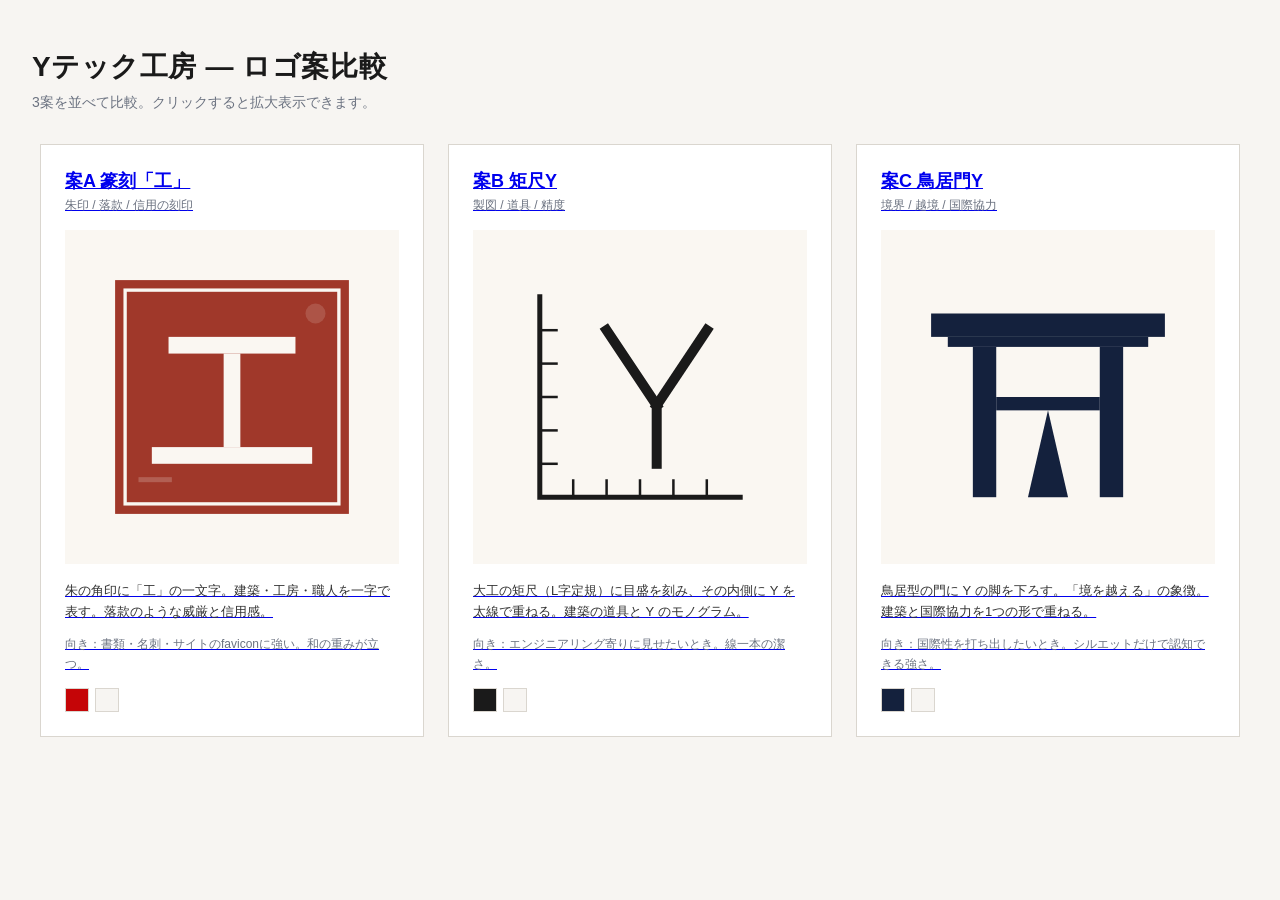
<file: logo-explorations/compare.html>
<!doctype html>
<html lang="ja">
<head>
<meta charset="utf-8">
<title>Yテック工房 — ロゴ案比較</title>
<style>
  :root {
    color-scheme: light dark;
    --bg: #F7F5F2;
    --fg: #1A1A1A;
    --muted: #6B7280;
    --border: #DAD6CF;
  }
  body {
    margin: 0;
    padding: 48px 32px;
    background: var(--bg);
    color: var(--fg);
    font-family: -apple-system, "Hiragino Sans", "Yu Gothic UI", sans-serif;
  }
  h1 {
    margin: 0 0 8px;
    font-weight: 600;
    font-size: 28px;
    letter-spacing: .02em;
  }
  .lead { color: var(--muted); margin: 0 0 32px; font-size: 14px; }
  .grid {
    display: grid;
    grid-template-columns: repeat(3, 1fr);
    gap: 24px;
    max-width: 1200px;
    margin: 0 auto;
  }
  .card {
    background: #fff;
    border: 1px solid var(--border);
    padding: 24px;
  }
  .card h2 { margin: 0 0 4px; font-size: 18px; font-weight: 600; }
  .card .tag { color: var(--muted); font-size: 12px; margin-bottom: 16px; }
  .card img {
    width: 100%;
    aspect-ratio: 1/1;
    object-fit: contain;
    display: block;
    margin: 0 auto 16px;
    background: #F7F5F2;
  }
  .card p { margin: 0; font-size: 13px; line-height: 1.65; color: #333; }
  .card .pros { margin-top: 12px; font-size: 12px; color: var(--muted); }
  .swatches { display: flex; gap: 6px; margin-top: 14px; }
  .sw { width: 22px; height: 22px; border: 1px solid var(--border); }
  @media (max-width: 900px) { .grid { grid-template-columns: 1fr; } }
</style>
</head>
<body>
  <h1>Yテック工房 — ロゴ案比較</h1>
  <p class="lead">3案を並べて比較。クリックすると拡大表示できます。</p>
  <div class="grid">

    <a class="card" href="A-tenkoku.svg">
      <h2>案A 篆刻「工」</h2>
      <div class="tag">朱印 / 落款 / 信用の刻印</div>
      <img src="A-tenkoku.svg" alt="案A 篆刻">
      <p>朱の角印に「工」の一文字。建築・工房・職人を一字で表す。落款のような威厳と信用感。</p>
      <p class="pros">向き：書類・名刺・サイトのfaviconに強い。和の重みが立つ。</p>
      <div class="swatches">
        <div class="sw" style="background:#C50507" title="朱"></div>
        <div class="sw" style="background:#F7F5F2" title="生成り"></div>
      </div>
    </a>

    <a class="card" href="B-kanejaku.svg">
      <h2>案B 矩尺Y</h2>
      <div class="tag">製図 / 道具 / 精度</div>
      <img src="B-kanejaku.svg" alt="案B 矩尺Y">
      <p>大工の矩尺（L字定規）に目盛を刻み、その内側に Y を太線で重ねる。建築の道具と Y のモノグラム。</p>
      <p class="pros">向き：エンジニアリング寄りに見せたいとき。線一本の潔さ。</p>
      <div class="swatches">
        <div class="sw" style="background:#1A1A1A" title="墨"></div>
        <div class="sw" style="background:#F7F5F2" title="生成り"></div>
      </div>
    </a>

    <a class="card" href="C-torii.svg">
      <h2>案C 鳥居門Y</h2>
      <div class="tag">境界 / 越境 / 国際協力</div>
      <img src="C-torii.svg" alt="案C 鳥居">
      <p>鳥居型の門に Y の脚を下ろす。「境を越える」の象徴。建築と国際協力を1つの形で重ねる。</p>
      <p class="pros">向き：国際性を打ち出したいとき。シルエットだけで認知できる強さ。</p>
      <div class="swatches">
        <div class="sw" style="background:#14213D" title="藍墨"></div>
        <div class="sw" style="background:#F7F5F2" title="生成り"></div>
      </div>
    </a>

  </div>
</body>
</html>
</file>
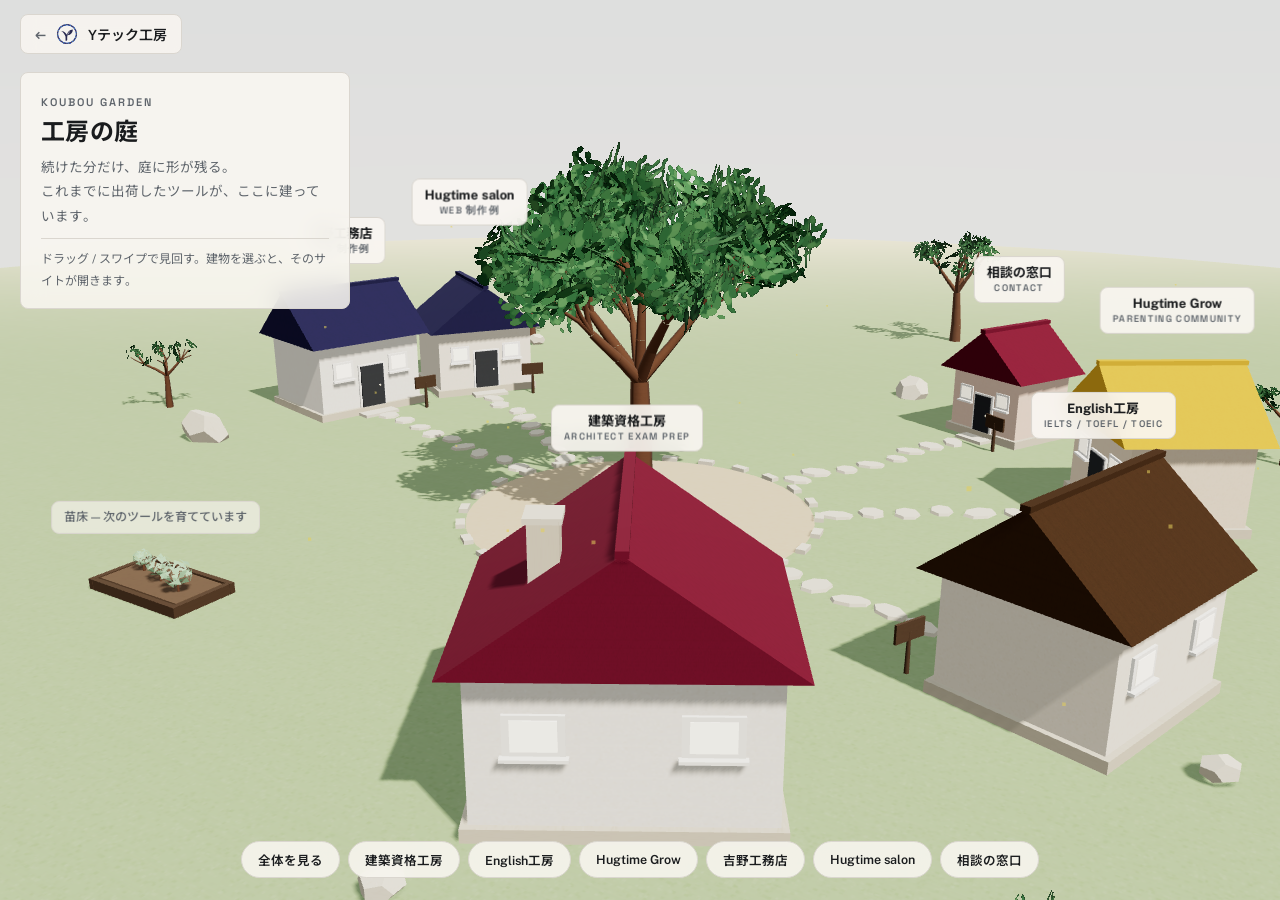
<file: portal/koubou.html>
<!doctype html>
<html lang="ja">
<head>
  <meta charset="utf-8">
  <meta name="viewport" content="width=device-width, initial-scale=1">
  <title>工房の庭 — Yテック工房</title>
  <meta name="description" content="Yテック工房がつくってきたツールを、ひとつの庭に建物として並べた3D空間。見回して、気になる建物からそれぞれのサイトへ。">
  <link rel="canonical" href="https://www.y-tech-koubou.com/koubou">
  <link rel="icon" type="image/png" href="assets/favicon.png?v=8">
  <meta property="og:type" content="website">
  <meta property="og:title" content="工房の庭 — Yテック工房">
  <meta property="og:description" content="つくってきたツールを、ひとつの庭に建物として並べた3D空間。">
  <meta property="og:url" content="https://www.y-tech-koubou.com/koubou">
  <meta property="og:image" content="https://www.y-tech-koubou.com/assets/og.png?v=9">
  <meta name="theme-color" content="#F7F5F2">
  <link rel="preconnect" href="https://fonts.googleapis.com">
  <link rel="preconnect" href="https://fonts.gstatic.com" crossorigin>
  <link rel="stylesheet" href="https://fonts.googleapis.com/css2?family=Public+Sans:wght@400;500;600;700&family=Space+Grotesk:wght@500;600;700&family=Noto+Sans+JP:wght@400;500;600;700&display=swap">
  <style>
:root {
  /* Heritage Design Tokens（正本: index.html の :root と同値。2026-09-20 同期） */
  --kokemidori: #2563EB;   /* Accent Blue — リンク/選択などインタラクション専用 */
  --wakaba: #3B82F6;       /* 罫・ホバー枠 */
  --wakaba-deep: #1D4ED8;  /* 小さな情報テキスト（インタラクション文脈のみ） */
  /* 装飾パレット（柄・屋根などの素材色。見出しやボタンには使わない） */
  --indigo-deep: #282950;
  --vermilion: #C50507;
  --grape: #741D34;
  --brown-deep: #472F14;
  --mustard-muted: #D2A423;
  --kinari: #F7F5F2;
  --tonoko: #EEEAE3;
  --shikkoku: #1A1C1E;
  --nibiiro: #5E646B;
  --usuzumi: #DAD6CF;
  --rounded-sm: 4px;
  --rounded-md: 8px;
  --serif-en: 'Space Grotesk', 'Public Sans', 'Helvetica Neue', sans-serif;
  --sans-jp: 'Public Sans', 'Noto Sans JP', 'Hiragino Kaku Gothic ProN', 'Hiragino Sans', 'Yu Gothic UI', system-ui, sans-serif;
  --ease-out: cubic-bezier(0.22, 1, 0.36, 1);
  --dur: 0.34s;
}
* { box-sizing: border-box; }
html, body { height: 100%; }
body {
  margin: 0;
  background: var(--kinari);
  color: var(--shikkoku);
  font-family: var(--sans-jp);
  overflow: hidden;
  -webkit-font-smoothing: antialiased;
}
a { color: var(--kokemidori); text-decoration: none; }

/* ====== 3Dキャンバス ====== */
#stage { position: fixed; inset: 0; width: 100%; height: 100%; display: block; touch-action: none; }
#stage.grabbing { cursor: grabbing; }
#stage.pickable { cursor: pointer; }

/* ====== ヘッダー（戻る導線） ====== */
.bar {
  position: fixed; top: 0; left: 0; right: 0; z-index: 20;
  display: flex; align-items: center; justify-content: space-between;
  padding: 14px 20px; pointer-events: none;
}
.bar .back {
  pointer-events: auto;
  display: inline-flex; align-items: center; gap: 10px;
  background: rgba(250, 247, 242, 0.82);
  backdrop-filter: blur(10px); -webkit-backdrop-filter: blur(10px);
  border: 1px solid var(--usuzumi); border-radius: var(--rounded-md);
  padding: 8px 14px; color: var(--shikkoku);
  font-size: 14px; font-weight: 600;
  transition: border-color var(--dur) var(--ease-out);
}
.bar .back:hover { border-color: var(--wakaba); text-decoration: none; }
.bar .back img { display: block; }
.bar .back .arrow { color: var(--nibiiro); font-family: var(--serif-en); }

/* ====== 説明パネル ====== */
.panel {
  position: fixed; left: 20px; top: 72px; z-index: 15;
  max-width: 330px;
  background: rgba(250, 247, 242, 0.86);
  backdrop-filter: blur(12px); -webkit-backdrop-filter: blur(12px);
  border: 1px solid var(--usuzumi); border-radius: var(--rounded-md);
  padding: 18px 20px 16px;
}
.panel .kicker {
  font-family: var(--serif-en); font-size: 11px; font-weight: 600;
  letter-spacing: 0.18em; text-transform: uppercase; color: var(--nibiiro);
}
.panel h1 { margin: 6px 0 8px; font-size: 24px; line-height: 1.3; letter-spacing: 0.02em; }
.panel p { margin: 0; font-size: 13.5px; line-height: 1.8; color: var(--nibiiro); }
.panel .hint { margin-top: 10px; padding-top: 10px; border-top: 1px solid var(--usuzumi); font-size: 12px; }

/* ====== スポットのラベル（3D座標へ投影） ====== */
.spot-label {
  position: fixed; left: 0; top: 0; z-index: 10;
  transform: translate(-50%, -100%);
  appearance: none; border: 1px solid var(--usuzumi); cursor: pointer;
  background: rgba(250, 247, 242, 0.9);
  backdrop-filter: blur(8px); -webkit-backdrop-filter: blur(8px);
  border-radius: var(--rounded-md);
  padding: 7px 12px 8px; text-align: center;
  font-family: var(--sans-jp); color: var(--shikkoku);
  white-space: nowrap; line-height: 1.35;
  transition: border-color 0.2s var(--ease-out), box-shadow 0.2s var(--ease-out);
}
.spot-label .nm { display: block; font-size: 13px; font-weight: 700; }
.spot-label .sub {
  display: block; font-family: var(--serif-en); font-size: 9.5px; font-weight: 600;
  letter-spacing: 0.14em; text-transform: uppercase; color: var(--nibiiro);
}
.spot-label:hover, .spot-label.active {
  border-color: var(--kokemidori);
  box-shadow: 0 4px 18px rgba(26, 28, 30, 0.12);
}
.spot-label.static { cursor: default; background: rgba(250, 247, 242, 0.62); }
.spot-label.static .nm { font-weight: 500; font-size: 12px; color: var(--nibiiro); }
.spot-label[hidden] { display: none; }

/* ====== 行き先チップ ====== */
.legend {
  position: fixed; left: 0; right: 0; bottom: 18px; z-index: 15;
  display: flex; justify-content: center; padding: 0 16px;
}
.legend .chips {
  display: flex; gap: 8px; max-width: 100%;
  overflow-x: auto; padding: 4px; scrollbar-width: none;
}
.legend .chips::-webkit-scrollbar { display: none; }
.legend button {
  appearance: none; cursor: pointer; flex-shrink: 0;
  background: rgba(250, 247, 242, 0.86);
  backdrop-filter: blur(10px); -webkit-backdrop-filter: blur(10px);
  border: 1px solid var(--usuzumi); border-radius: 999px;
  padding: 8px 16px; font-family: var(--sans-jp);
  font-size: 12.5px; font-weight: 600; color: var(--shikkoku);
  transition: border-color 0.2s var(--ease-out), color 0.2s var(--ease-out);
}
.legend button:hover { border-color: var(--kokemidori); color: var(--kokemidori); }

/* ====== ローディング／フォールバック ====== */
.veil {
  position: fixed; inset: 0; z-index: 40;
  display: flex; align-items: center; justify-content: center;
  background: var(--kinari);
  transition: opacity 0.7s var(--ease-out);
  font-size: 14px; color: var(--nibiiro); letter-spacing: 0.08em;
}
.veil.done { opacity: 0; pointer-events: none; }
.fallback {
  position: fixed; inset: 0; z-index: 30; overflow: auto;
  background: var(--kinari); padding: 96px 24px 48px; display: none;
}
.fallback.show { display: block; }
.fallback .in { max-width: 560px; margin: 0 auto; }
.fallback h2 { font-size: 20px; }
.fallback p { color: var(--nibiiro); font-size: 14px; line-height: 1.8; }
.fallback ul { list-style: none; margin: 24px 0 0; padding: 0; }
.fallback li + li { margin-top: 10px; }
.fallback a {
  display: block; padding: 14px 18px; border: 1px solid var(--usuzumi);
  border-radius: var(--rounded-md); background: #fff; color: var(--shikkoku); font-weight: 600;
}
.fallback a:hover { border-color: var(--kokemidori); text-decoration: none; }
.fallback a span { display: block; font-weight: 400; font-size: 12px; color: var(--nibiiro); }

@media (max-width: 640px) {
  /* チップ列は横スクロール＝両端フェードで続きがあることを示す */
  .legend .chips {
    -webkit-mask-image: linear-gradient(90deg, transparent 0, #000 20px, #000 calc(100% - 28px), transparent 100%);
    mask-image: linear-gradient(90deg, transparent 0, #000 20px, #000 calc(100% - 28px), transparent 100%);
    padding-right: 20px;
  }
  .panel { left: 12px; right: 12px; top: 64px; max-width: none; padding: 14px 16px 12px; }
  .panel h1 { font-size: 19px; }
  .panel p { font-size: 12.5px; }
  .panel .hint { margin-top: 8px; padding-top: 8px; }
  .bar { padding: 10px 12px; }
}
  </style>
</head>
<body>

  <canvas id="stage" aria-label="工房の庭の3Dビュー。ドラッグで見回し、建物を選ぶと各サイトが開きます。"></canvas>

  <div class="bar">
    <a class="back" href="./">
      <span class="arrow" aria-hidden="true">&larr;</span>
      <img src="assets/logo-mark.svg?v=8" alt="" width="22" height="22">
      <span>Yテック工房</span>
    </a>
  </div>

  <div class="panel">
    <span class="kicker">Koubou Garden</span>
    <h1>工房の庭</h1>
    <p>続けた分だけ、庭に形が残る。<br>これまでに出荷したツールが、ここに建っています。</p>
    <p class="hint">ドラッグ / スワイプで見回す。建物を選ぶと、そのサイトが開きます。</p>
  </div>

  <nav class="legend" aria-label="庭の行き先">
    <div class="chips" id="chips"></div>
  </nav>

  <div class="veil" id="veil">庭を準備しています</div>

  <div class="fallback" id="fallback">
    <div class="in">
      <h2>工房の庭</h2>
      <p>お使いの環境では3D表示ができないため、一覧でご案内します。</p>
      <ul id="fallback-list"></ul>
    </div>
  </div>

  <noscript>
    <div class="fallback show"><div class="in">
      <h2>工房の庭</h2>
      <p>この空間の表示には JavaScript が必要です。<a href="./">ポータルのトップ</a>から各アプリをご覧いただけます。</p>
    </div></div>
  </noscript>

  <script src="assets/three.min.js"></script>
  <script src="assets/OrbitControls.js"></script>
  <script>
  (function () {
    'use strict';

    // ====== 庭の住人（建物） ======
    // wall は Limestone 系、roof は「Yテック工房 装飾パレット」（2026-09-16確定）から取る。
    // 旧 Boston Clay 系（0xB8422E / 0x9E3522 / 0xC2674B）は 2026-09-20 に置き換え済み。
    // 木の緑だけはブランドのシグネチャ例外（index.html のヒーローの木と同族）。
    var SPOTS = [
      { key: 'kenchiku', name: '建築資格工房', sub: 'Architect Exam Prep',
        url: 'https://1architectexam.com', external: true,
        pos: [7.5, 0, 12.5], size: { w: 5.8, d: 4.8, h: 3.2, roofH: 2.4 },
        wall: 0xF4EFE7, roof: 0x741D34, main: true },
      { key: 'english', name: 'English工房', sub: 'IELTS / TOEFL / TOEIC',
        url: 'https://english-koubou.vercel.app', external: true,
        pos: [14.5, 0, 4.5], size: { w: 4.8, d: 4.2, h: 2.8, roofH: 2.1 },
        wall: 0xEFE6D8, roof: 0x472F14, gable: 'side' },
      { key: 'hugtimegrow', name: 'Hugtime Grow', sub: 'Parenting Community',
        url: 'https://hug-koubou.vercel.app', external: true,
        pos: [14, 0, -9], size: { w: 4.4, d: 3.8, h: 2.7, roofH: 2.0 },
        wall: 0xEAD9C4, roof: 0xD2A423 },
      { key: 'yoshino', name: '吉野工務店', sub: 'Web 制作例',
        url: 'https://yoshino-koumuten.com', external: true,
        pos: [-18, 0, -5], size: { w: 4.6, d: 4.0, h: 2.8, roofH: 2.0 },
        wall: 0xF4EFE7, roof: 0x282950, gable: 'side' },
      { key: 'hugtime', name: 'Hugtime salon', sub: 'Web 制作例',
        url: 'https://hugtime-salon.com', external: true,
        pos: [-15.5, 0, -10.5], size: { w: 4.2, d: 3.6, h: 2.6, roofH: 1.9 },
        wall: 0xEFE6D8, roof: 0x282950, lift: 1.5 },  /* 隣の吉野工務店とラベルが同じ高さ帯で重なるため1段上げる */
      { key: 'contact', name: '相談の窓口', sub: 'Contact',
        url: './#contact', external: false,
        pos: [7.5, 0, -15.5], size: { w: 3.2, d: 2.8, h: 2.3, roofH: 1.7 },
        wall: 0xE7CDBE, roof: 0x741D34 }
    ];

    var canvas = document.getElementById('stage');
    var veil = document.getElementById('veil');
    /* ?static=1 はQA撮影用: 導入演出と自動回転を止め、決め打ちの画角で描く */
    var reduce = window.matchMedia('(prefers-reduced-motion: reduce)').matches
      || /[?&]static=1/.test(window.location.search);

    // ====== WebGL 判定（不可なら一覧フォールバック） ======
    function webglOk() {
      try {
        var c = document.createElement('canvas');
        return !!(window.WebGLRenderingContext && (c.getContext('webgl') || c.getContext('experimental-webgl')));
      } catch (e) { return false; }
    }
    function showFallback() {
      var box = document.getElementById('fallback');
      var list = document.getElementById('fallback-list');
      SPOTS.forEach(function (s) {
        var li = document.createElement('li');
        var a = document.createElement('a');
        a.href = s.url;
        if (s.external) { a.target = '_blank'; a.rel = 'noopener'; }
        a.innerHTML = '<span></span>';
        a.insertBefore(document.createTextNode(s.name), a.firstChild);
        a.querySelector('span').textContent = s.sub;
        li.appendChild(a);
        list.appendChild(li);
      });
      box.classList.add('show');
      veil.classList.add('done');
      canvas.style.display = 'none';
      document.querySelector('.legend').style.display = 'none';
      document.querySelector('.panel .hint').textContent = '一覧から各サイトへどうぞ。';
    }
    if (!window.THREE || !webglOk()) { showFallback(); return; }

    // ====== 基本セットアップ ======
    var renderer = new THREE.WebGLRenderer({ canvas: canvas, antialias: true });
    renderer.setPixelRatio(Math.min(window.devicePixelRatio || 1, 1.75));
    renderer.shadowMap.enabled = true;
    renderer.shadowMap.type = THREE.PCFSoftShadowMap;
    renderer.outputEncoding = THREE.sRGBEncoding;
    renderer.toneMapping = THREE.ACESFilmicToneMapping;   /* ベタ塗り感を消す要・光のレンジを写真寄りに */
    renderer.toneMappingExposure = 1.02;

    var scene = new THREE.Scene();
    scene.background = new THREE.Color(0xF0EBE1);
    scene.fog = new THREE.Fog(0xEFE9DC, 52, 120);

    /* 空: 頂点カラーのドーム（上=淡い青灰 → 地平=温かい生成り） */
    (function () {
      var geo = new THREE.SphereGeometry(130, 24, 16);
      var pos = geo.attributes.position;
      var cols = new Float32Array(pos.count * 3);
      var top = new THREE.Color(0xA3C4DA), hor = new THREE.Color(0xF3EDDE), c = new THREE.Color();
      for (var i = 0; i < pos.count; i++) {
        var t = Math.max(0, Math.min(1, pos.getY(i) / 130));
        c.copy(hor).lerp(top, Math.pow(t, 0.62));
        cols[i * 3] = c.r; cols[i * 3 + 1] = c.g; cols[i * 3 + 2] = c.b;
      }
      geo.setAttribute('color', new THREE.BufferAttribute(cols, 3));
      var sky = new THREE.Mesh(geo, new THREE.MeshBasicMaterial({ vertexColors: true, side: THREE.BackSide, fog: false }));
      scene.add(sky);
    })();

    var camera = new THREE.PerspectiveCamera(42, 1, 0.1, 200);
    /* 縦画面は同じ画角だと木しか入らないため、アスペクトに応じて引きを強め、注視点も少し上げる */
    function homeCam() {
      var aspect = window.innerWidth / Math.max(1, window.innerHeight);
      var s = aspect < 0.7 ? 1.55 : (aspect < 1.0 ? 1.3 : 1.0);
      return new THREE.Vector3(19 * s, 13.5 * s, 30 * s);
    }
    function homeTgt() {
      var aspect = window.innerWidth / Math.max(1, window.innerHeight);
      return new THREE.Vector3(0, aspect < 0.7 ? 4.5 : 2.2, 0);
    }
    var HOME_TGT = homeTgt();
    camera.position.copy(reduce ? homeCam() : new THREE.Vector3(0, 44, 64));

    var controls = new THREE.OrbitControls(camera, canvas);
    controls.target.copy(HOME_TGT);
    controls.enableDamping = true;
    controls.dampingFactor = 0.06;
    controls.enablePan = false;
    controls.minDistance = 9;
    controls.maxDistance = 78;
    controls.maxPolarAngle = 1.38;   /* 地面の下に潜らない */
    controls.minPolarAngle = 0.35;
    controls.autoRotate = !reduce;
    controls.autoRotateSpeed = 0.45;

    // ====== 光（午後のやわらかい庭・影をはっきり落とす） ======
    scene.add(new THREE.HemisphereLight(0xDDE9F0, 0xB0A890, 0.4));
    var sun = new THREE.DirectionalLight(0xFFEFD8, 1.12);
    sun.position.set(24, 32, 10);
    sun.castShadow = true;
    sun.shadow.mapSize.set(2048, 2048);
    sun.shadow.camera.left = -34; sun.shadow.camera.right = 34;
    sun.shadow.camera.top = 34; sun.shadow.camera.bottom = -34;
    sun.shadow.camera.far = 100;
    sun.shadow.bias = -0.0006;
    sun.shadow.radius = 3;
    scene.add(sun);
    /* 逆側からごく弱いフィル光（影面が潰れて黒くならないように） */
    var fill = new THREE.DirectionalLight(0xCBD8E2, 0.22);
    fill.position.set(-18, 14, -20);
    scene.add(fill);

    // ====== 素材ヘルパ（プロシージャルテクスチャ: 漆喰/芝/石/木のむら） ======
    function noiseTexture(baseHex, opt) {
      opt = opt || {};
      var size = 256;
      var cv = document.createElement('canvas'); cv.width = cv.height = size;
      var cx = cv.getContext('2d');
      var base = new THREE.Color(baseHex);
      cx.fillStyle = '#' + base.getHexString();
      cx.fillRect(0, 0, size, size);
      var grains = opt.grains || 2600;
      for (var i = 0; i < grains; i++) {
        var v = (Math.random() - 0.5) * (opt.contrast || 0.10);
        var c2 = base.clone().offsetHSL(0, opt.hueJitter || 0, v);
        cx.fillStyle = '#' + c2.getHexString();
        cx.globalAlpha = 0.30 + Math.random() * 0.35;
        var s = opt.grainSize || 2;
        cx.fillRect(Math.random() * size, Math.random() * size, s + Math.random() * s, s + Math.random() * s);
      }
      /* 横方向の淡い筋（漆喰のコテむら/芝の流れ） */
      if (opt.streaks) {
        for (var j = 0; j < opt.streaks; j++) {
          var vy = Math.random() * size;
          var c3 = base.clone().offsetHSL(0, 0, (Math.random() - 0.5) * 0.06);
          cx.fillStyle = '#' + c3.getHexString();
          cx.globalAlpha = 0.16;
          cx.fillRect(0, vy, size, 1 + Math.random() * 2);
        }
      }
      cx.globalAlpha = 1;
      var tex = new THREE.CanvasTexture(cv);
      tex.wrapS = tex.wrapT = THREE.RepeatWrapping;
      tex.encoding = THREE.sRGBEncoding;
      if (opt.repeat) tex.repeat.set(opt.repeat[0], opt.repeat[1]);
      return tex;
    }
    function mat(color, rough) {
      return new THREE.MeshStandardMaterial({ color: color, roughness: rough == null ? 0.92 : rough, metalness: 0 });
    }
    /* テクスチャは色ごとにキャッシュ・マテリアルは棟ごとに新規（ホバー発光が他棟に波及しないように） */
    var texCache = {};
    function cachedTex(kind, colorHex, opt) {
      var k = kind + colorHex;
      if (!texCache[k]) texCache[k] = noiseTexture(colorHex, opt);
      return texCache[k];
    }
    function plasterMat(colorHex) {
      return new THREE.MeshStandardMaterial({
        map: cachedTex('p', colorHex, { contrast: 0.07, grains: 3200, streaks: 26, repeat: [1.6, 1.0] }),
        roughness: 0.95, metalness: 0
      });
    }
    function roofMat(colorHex) {
      return new THREE.MeshStandardMaterial({
        map: cachedTex('r', colorHex, { contrast: 0.12, grains: 2200, streaks: 60, repeat: [2.0, 1.2] }),
        roughness: 0.88, metalness: 0, flatShading: true
      });
    }
    var woodMat = new THREE.MeshStandardMaterial({
      map: noiseTexture(0x54402E, { contrast: 0.14, grains: 1600, streaks: 90, repeat: [1, 1] }),
      roughness: 0.9, metalness: 0
    });
    var trunkMat = new THREE.MeshStandardMaterial({
      map: noiseTexture(0x6A4832, { contrast: 0.16, grains: 2000, streaks: 110, repeat: [2, 2] }),
      roughness: 0.95, metalness: 0
    });
    var doorMat = new THREE.MeshStandardMaterial({
      map: noiseTexture(0x3E4145, { contrast: 0.08, grains: 1200, streaks: 60, repeat: [1, 1] }),
      roughness: 0.82, metalness: 0
    });
    var windowMat = new THREE.MeshStandardMaterial({ color: 0xFDF6E3, roughness: 0.35, emissive: 0xE8CE9E, emissiveIntensity: 0.5 });
    var frameMat = mat(0xEFEAE0, 0.85);
    var stoneMat = new THREE.MeshStandardMaterial({
      map: noiseTexture(0xD9D2C2, { contrast: 0.10, grains: 2600, repeat: [1, 1] }),
      roughness: 0.98, metalness: 0, flatShading: true
    });
    var plinthMat = new THREE.MeshStandardMaterial({
      map: noiseTexture(0xCEC5B2, { contrast: 0.12, grains: 2400, repeat: [2, 0.5] }),
      roughness: 0.98, metalness: 0
    });

    // ====== 地面（芝）・広場・飛び石の小道 ======
    var GRASS = 0x9DB183;   /* 落ち着いたセージの芝（庭の実在感の要） */
    var ground = new THREE.Mesh(new THREE.CircleGeometry(70, 72), new THREE.MeshStandardMaterial({
      map: noiseTexture(GRASS, { contrast: 0.10, grains: 3600, streaks: 40, repeat: [26, 26] }),
      roughness: 1.0, metalness: 0
    }));
    ground.rotation.x = -Math.PI / 2;
    ground.receiveShadow = true;
    scene.add(ground);

    /* 木の根元の広場: 土色の円 + 縁石 */
    var plaza = new THREE.Mesh(new THREE.CircleGeometry(5.6, 48), new THREE.MeshStandardMaterial({
      map: noiseTexture(0xCBB99B, { contrast: 0.12, grains: 3000, repeat: [5, 5] }),
      roughness: 1.0, metalness: 0
    }));
    plaza.rotation.x = -Math.PI / 2;
    plaza.position.y = 0.015;
    plaza.receiveShadow = true;
    scene.add(plaza);
    for (var ei = 0; ei < 26; ei++) {
      var ea = (ei / 26) * Math.PI * 2;
      var edge = new THREE.Mesh(new THREE.BoxGeometry(0.55, 0.14, 0.3), stoneMat);
      edge.position.set(Math.cos(ea) * 5.75, 0.07, Math.sin(ea) * 5.75);
      edge.rotation.y = -ea + Math.PI / 2 + (Math.random() - 0.5) * 0.2;
      edge.castShadow = edge.receiveShadow = true;
      scene.add(edge);
    }

    /* 小道: 直線プレーンをやめて飛び石に */
    function addPath(to) {
      var v = new THREE.Vector3(to[0], 0, to[2]);
      var len = v.length();
      var dir = v.clone().normalize();
      var side = new THREE.Vector3(-dir.z, 0, dir.x);
      for (var d0 = 6.4; d0 < len - 2.6; d0 += 1.15) {
        var p = dir.clone().multiplyScalar(d0 + (Math.random() - 0.5) * 0.18)
          .add(side.clone().multiplyScalar((Math.random() - 0.5) * 0.5));
        var st = new THREE.Mesh(new THREE.CylinderGeometry(0.46, 0.5, 0.09, 7), stoneMat);
        st.scale.x = 0.8 + Math.random() * 0.45;
        st.scale.z = 0.62 + Math.random() * 0.3;
        st.position.set(p.x, 0.045, p.z);
        st.rotation.y = Math.random() * Math.PI;
        st.castShadow = st.receiveShadow = true;
        scene.add(st);
      }
    }
    SPOTS.forEach(function (s) { addPath(s.pos); });

    // ====== 木（再帰分岐＋葉カードの自然樹形。ヒーローの緑の木と同族＝シグネチャ） ======
    /* 苗床の若葉用に残す小道具 */
    function leafGeo(r, jit) {
      var g = new THREE.IcosahedronGeometry(r, 1);
      var p = g.attributes.position;
      for (var i = 0; i < p.count; i++) {
        p.setXYZ(i,
          p.getX(i) * (1 + (Math.random() - 0.5) * jit),
          p.getY(i) * (0.82 + (Math.random() - 0.5) * jit),
          p.getZ(i) * (1 + (Math.random() - 0.5) * jit));
      }
      g.computeVertexNormals();
      return g;
    }
    function leafMat(c) {
      return new THREE.MeshStandardMaterial({ color: c, roughness: 0.95, metalness: 0, flatShading: true });
    }

    /* 葉群テクスチャ: 葉の重なりを透過カードに焼く（遠目に本物の茂りに見える定石） */
    var leafTex = (function () {
      var size = 128, cv = document.createElement('canvas');
      cv.width = cv.height = size;
      var cx = cv.getContext('2d');
      var cols = ['#2E5B38', '#3A6A42', '#47784B', '#548355', '#5E8F5C'];
      for (var i = 0; i < 30; i++) {
        var a = Math.random() * Math.PI * 2;
        var rr = Math.pow(Math.random(), 0.7) * 46;
        var x = 64 + Math.cos(a) * rr, y = 64 + Math.sin(a) * rr;
        var lw = 12 + Math.random() * 18;
        cx.save();
        cx.translate(x, y);
        cx.rotate(Math.random() * Math.PI * 2);
        cx.fillStyle = cols[Math.floor(Math.random() * cols.length)];
        cx.globalAlpha = 0.92;
        cx.beginPath();
        cx.ellipse(0, 0, lw / 2, lw * 0.28, 0, 0, Math.PI * 2);
        cx.fill();
        cx.restore();
      }
      var t = new THREE.CanvasTexture(cv);
      t.encoding = THREE.sRGBEncoding;
      return t;
    })();
    var leavesMat = new THREE.MeshStandardMaterial({
      map: leafTex, alphaTest: 0.5, side: THREE.DoubleSide, vertexColors: true, roughness: 1.0, metalness: 0
    });
    var leavesDepth = new THREE.MeshDepthMaterial({ depthPacking: THREE.RGBADepthPacking, map: leafTex, alphaTest: 0.5 });

    /* 変換焼き込み済みジオメトリ群を1メッシュに結合（枝・葉を各1ドローコールに） */
    function mergeGeoms(list) {
      var total = 0, i;
      for (i = 0; i < list.length; i++) total += list[i].attributes.position.count;
      var pos = new Float32Array(total * 3), nor = new Float32Array(total * 3), uv = new Float32Array(total * 2), col = null;
      var o3 = 0, o2 = 0;
      for (i = 0; i < list.length; i++) {
        var g = list[i];
        pos.set(g.attributes.position.array, o3);
        nor.set(g.attributes.normal.array, o3);
        if (g.attributes.uv) uv.set(g.attributes.uv.array, o2);
        if (g.attributes.color) {
          if (!col) col = new Float32Array(total * 3);
          col.set(g.attributes.color.array, o3);
        }
        o3 += g.attributes.position.count * 3;
        o2 += g.attributes.position.count * 2;
      }
      var out = new THREE.BufferGeometry();
      out.setAttribute('position', new THREE.BufferAttribute(pos, 3));
      out.setAttribute('normal', new THREE.BufferAttribute(nor, 3));
      out.setAttribute('uv', new THREE.BufferAttribute(uv, 2));
      if (col) out.setAttribute('color', new THREE.BufferAttribute(col, 3));
      return out;
    }

    /* 再帰分岐の樹形ジェネレータ: 幹→大枝→小枝とテーパーしながら折れ曲がり、枝先に葉群 */
    function buildTree(opt) {
      var branchGeos = [], leafGeos = [];
      var UP = new THREE.Vector3(0, 1, 0);
      function rnd2(a, b) { return a + Math.random() * (b - a); }
      function randPerp(d) {
        var v = new THREE.Vector3(Math.random() - 0.5, Math.random() - 0.5, Math.random() - 0.5);
        v.sub(d.clone().multiplyScalar(v.dot(d)));
        if (v.lengthSq() < 1e-4) v.set(1, 0, 0);
        return v.normalize();
      }
      function addSeg(a, b, r1, r2) {
        var dir = b.clone().sub(a), len = dir.length();
        var g = new THREE.CylinderGeometry(r2, r1, len, 5, 1, true).toNonIndexed();
        g.translate(0, len / 2, 0);
        var q = new THREE.Quaternion().setFromUnitVectors(UP, dir.normalize());
        g.applyMatrix4(new THREE.Matrix4().makeRotationFromQuaternion(q).setPosition(a));
        branchGeos.push(g);
      }
      function addLeaf(p, size) {
        var g = new THREE.PlaneGeometry(size, size).toNonIndexed();
        var q = new THREE.Quaternion().setFromEuler(new THREE.Euler(Math.random() * Math.PI, Math.random() * Math.PI, Math.random() * Math.PI));
        g.applyMatrix4(new THREE.Matrix4().makeRotationFromQuaternion(q).setPosition(p));
        var shade = rnd2(0.7, 1.1);
        var cols = new Float32Array(g.attributes.position.count * 3);
        for (var ci = 0; ci < cols.length; ci += 3) { cols[ci] = shade * 0.96; cols[ci + 1] = shade; cols[ci + 2] = shade * 0.94; }
        g.setAttribute('color', new THREE.BufferAttribute(cols, 3));
        leafGeos.push(g);
      }
      function grow(p0, dir, len, r, depth) {
        var p = p0.clone(), d = dir.clone();
        var segs = depth === 0 ? 3 : 2;
        var rEnd = r * 0.6;
        for (var s = 0; s < segs; s++) {
          var r1 = r + (rEnd - r) * (s / segs), r2 = r + (rEnd - r) * ((s + 1) / segs);
          var next = p.clone().add(d.clone().multiplyScalar(len / segs));
          addSeg(p, next, r1, r2);
          p = next;
          d.applyAxisAngle(randPerp(d), rnd2(0.04, depth === 0 ? 0.07 : 0.17)).normalize();
        }
        if (depth >= opt.depth) {
          for (var li = 0; li < opt.leafPerTip; li++) {
            addLeaf(p.clone().add(new THREE.Vector3(rnd2(-1, 1), rnd2(-0.4, 1), rnd2(-1, 1)).multiplyScalar(opt.leafJit)),
              rnd2(opt.leafSize * 0.75, opt.leafSize * 1.25));
          }
          return;
        }
        var kids = depth === 0 ? opt.mainBranches : (Math.random() < 0.55 ? 3 : 2);
        for (var k = 0; k < kids; k++) {
          var nd;
          if (depth === 0) {
            /* 幹の頂部から方位を等分して大枝を張る（偏らない樹冠の要） */
            var az = (k / kids) * Math.PI * 2 + rnd2(-0.35, 0.35);
            nd = d.clone().applyAxisAngle(new THREE.Vector3(Math.cos(az), 0, Math.sin(az)), rnd2(0.55, 0.95)).normalize();
          } else {
            nd = d.clone().applyAxisAngle(randPerp(d), rnd2(0.35, 0.75));
            nd.y += 0.22;   /* 向日性: 枝先は上向きに矯正 */
            nd.normalize();
          }
          grow(p, nd, len * rnd2(0.58, 0.72), rEnd * rnd2(0.62, 0.78), depth + 1);
        }
        /* 主導枝も伸ばす（Y字だけの分岐にしない） */
        if (Math.random() < 0.8) {
          grow(p, d.clone().applyAxisAngle(randPerp(d), 0.18), len * 0.62, rEnd * 0.7, depth + 1);
        }
        if (depth >= opt.depth - 1) {  /* 内側の茂り（枝が透けすぎないように2枚） */
          addLeaf(p.clone(), opt.leafSize);
          addLeaf(p.clone().add(new THREE.Vector3(rnd2(-0.5, 0.5), rnd2(0, 0.6), rnd2(-0.5, 0.5)).multiplyScalar(opt.leafJit)), opt.leafSize * 0.9);
        }
      }
      grow(new THREE.Vector3(0, 0, 0), UP.clone(), opt.trunkLen, opt.trunkR, 0);
      var g = new THREE.Group();
      var bm = new THREE.Mesh(mergeGeoms(branchGeos), trunkMat);
      bm.castShadow = true;
      g.add(bm);
      var lm = new THREE.Mesh(mergeGeoms(leafGeos), leavesMat);
      lm.castShadow = true;
      lm.customDepthMaterial = leavesDepth;
      g.add(lm);
      g.userData.leaves = lm;
      return g;
    }

    var tree = buildTree({ depth: 3, trunkLen: 4.4, trunkR: 0.5, mainBranches: 5, leafPerTip: 6, leafSize: 2.0, leafJit: 0.85 });
    /* 根張り */
    for (var ri = 0; ri < 5; ri++) {
      var ra = (ri / 5) * Math.PI * 2 + 0.3;
      var root = new THREE.Mesh(new THREE.CylinderGeometry(0.14, 0.3, 0.8, 6), trunkMat);
      root.position.set(Math.cos(ra) * 0.62, 0.28, Math.sin(ra) * 0.62);
      root.rotation.z = Math.cos(ra) * 0.55;
      root.rotation.x = -Math.sin(ra) * 0.55;
      root.castShadow = true;
      tree.add(root);
    }
    scene.add(tree);
    var centerLeaves = tree.userData.leaves;

    // ====== 建物ファクトリ（切妻屋根・軒の出・基礎・窓枠で「建築」に寄せる） ======
    var pickables = [];
    /* 切妻プリズム: 底辺span×高さroofH の三角形を length ぶん押し出す（ridge=押し出し軸） */
    function gablePrism(span, roofH, length, material) {
      var sh = new THREE.Shape();
      sh.moveTo(-span / 2, 0); sh.lineTo(span / 2, 0); sh.lineTo(0, roofH); sh.closePath();
      var geo = new THREE.ExtrudeGeometry(sh, { depth: length, bevelEnabled: false });
      geo.translate(0, 0, -length / 2);
      var m = new THREE.Mesh(geo, material);
      m.castShadow = m.receiveShadow = true;
      return m;
    }
    function buildSpot(spot, index) {
      var g = new THREE.Group();
      var sz = spot.size;
      var wall = plasterMat(spot.wall);
      var roof = roofMat(spot.roof);
      var OV = 0.42;   /* 軒の出 */

      /* 基礎（ひとまわり大きい低い石場） */
      var plinth = new THREE.Mesh(new THREE.BoxGeometry(sz.w + 0.3, 0.3, sz.d + 0.3), plinthMat);
      plinth.position.y = 0.15;
      plinth.castShadow = plinth.receiveShadow = true;
      g.add(plinth);

      var body = new THREE.Mesh(new THREE.BoxGeometry(sz.w, sz.h, sz.d), wall);
      body.position.y = 0.3 + sz.h / 2;
      body.castShadow = body.receiveShadow = true;
      g.add(body);

      /* 屋根: 正面切妻(ridgeが正面向き=妻面が入口側)と平入り(ridgeが横)を混在させて街並みに */
      var roofGrp = new THREE.Group();
      var cap;
      if (spot.gable === 'side') {
        cap = gablePrism(sz.d + OV * 2, sz.roofH, sz.w + OV * 2, roof);
        cap.rotation.y = Math.PI / 2;
      } else {
        cap = gablePrism(sz.w + OV * 2, sz.roofH, sz.d + OV * 2, roof);
      }
      roofGrp.add(cap);
      /* 妻壁（三角の漆喰面）: プリズム両端に薄い三角を貼る */
      var ridgeAxisLen = (spot.gable === 'side') ? (sz.w) : (sz.d);
      var triSpan = (spot.gable === 'side') ? (sz.d) : (sz.w);
      var triSh = new THREE.Shape();
      triSh.moveTo(-triSpan / 2, 0); triSh.lineTo(triSpan / 2, 0); triSh.lineTo(0, sz.roofH - 0.06);
      triSh.closePath();
      [-1, 1].forEach(function (end) {
        var tw = new THREE.Mesh(new THREE.ExtrudeGeometry(triSh, { depth: 0.06, bevelEnabled: false }), wall);
        tw.position.z = end * (ridgeAxisLen / 2 - 0.03) - 0.03;
        if (spot.gable === 'side') { tw.rotation.y = Math.PI / 2; tw.position.z = 0; tw.position.x = end * (sz.w / 2 - 0.03) - 0.03; }
        tw.castShadow = true;
        roofGrp.add(tw);
      });
      /* 棟木カバー */
      var ridge = new THREE.Mesh(
        new THREE.BoxGeometry((spot.gable === 'side') ? 0.24 : 0.24, 0.14,
          (spot.gable === 'side') ? sz.w + OV * 2 + 0.05 : sz.d + OV * 2 + 0.05), roof);
      if (spot.gable === 'side') { ridge.rotation.y = Math.PI / 2; }
      ridge.position.y = sz.roofH + 0.02;
      ridge.castShadow = true;
      roofGrp.add(ridge);
      roofGrp.position.y = 0.3 + sz.h - 0.02;
      g.add(roofGrp);

      /* 入口: 枠+扉+踏み石+取っ手 */
      var doorW = Math.min(1.05, sz.w * 0.24), doorH = Math.min(1.9, sz.h * 0.62);
      var dframe = new THREE.Mesh(new THREE.BoxGeometry(doorW + 0.18, doorH + 0.12, 0.1), frameMat);
      dframe.position.set(0, 0.3 + doorH / 2, sz.d / 2 + 0.03);
      g.add(dframe);
      var door = new THREE.Mesh(new THREE.BoxGeometry(doorW, doorH, 0.08), doorMat);
      door.position.set(0, 0.3 + doorH / 2, sz.d / 2 + 0.08);
      g.add(door);
      var knob = new THREE.Mesh(new THREE.SphereGeometry(0.05, 8, 8), mat(0xC9B78A, 0.4));
      knob.position.set(doorW * 0.3, 0.3 + doorH * 0.48, sz.d / 2 + 0.13);
      g.add(knob);
      var step = new THREE.Mesh(new THREE.BoxGeometry(doorW + 0.5, 0.12, 0.7), stoneMat);
      step.position.set(0, 0.06, sz.d / 2 + 0.42);
      step.castShadow = step.receiveShadow = true;
      g.add(step);

      /* 窓: 枠(奥) + ガラス(手前inset) + 窓台。背面(通りから見える側)にも同じ窓を付けて無地壁を消す */
      [1, -1].forEach(function (face) {
        [-1, 1].forEach(function (side) {
          var wz = face * (sz.d / 2);
          var wf = new THREE.Mesh(new THREE.BoxGeometry(sz.w * 0.2, sz.h * 0.26, 0.08), frameMat);
          wf.position.set(side * sz.w * 0.28, 0.3 + sz.h * 0.60, wz + face * 0.03);
          g.add(wf);
          var win = new THREE.Mesh(new THREE.BoxGeometry(sz.w * 0.15, sz.h * 0.2, 0.06), windowMat);
          win.position.set(side * sz.w * 0.28, 0.3 + sz.h * 0.60, wz + face * 0.06);
          g.add(win);
          var sill = new THREE.Mesh(new THREE.BoxGeometry(sz.w * 0.22, 0.07, 0.16), frameMat);
          sill.position.set(side * sz.w * 0.28, 0.3 + sz.h * 0.60 - sz.h * 0.13 - 0.05, wz + face * 0.1);
          sill.castShadow = true;
          g.add(sill);
        });
      });

      if (spot.main) {
        var chim = new THREE.Mesh(new THREE.BoxGeometry(0.6, 1.9, 0.6), plinthMat);
        chim.position.set(sz.w * 0.26, 0.3 + sz.h + sz.roofH * 0.55, -sz.d * 0.16);
        chim.castShadow = true;
        g.add(chim);
        var chimCap = new THREE.Mesh(new THREE.BoxGeometry(0.74, 0.12, 0.74), stoneMat);
        chimCap.position.set(sz.w * 0.26, 0.3 + sz.h + sz.roofH * 0.55 + 1.0, -sz.d * 0.16);
        g.add(chimCap);
      }

      /* 看板（板のみ。文字は HTML ラベルが担う） */
      var post = new THREE.Mesh(new THREE.CylinderGeometry(0.05, 0.07, 1.1, 6), woodMat);
      post.position.set(sz.w * 0.44, 0.55, sz.d / 2 + 0.95);
      post.castShadow = true;
      g.add(post);
      var board = new THREE.Mesh(new THREE.BoxGeometry(0.95, 0.5, 0.07), woodMat);
      board.position.set(sz.w * 0.44, 1.12, sz.d / 2 + 0.95);
      board.rotation.y = -0.12;
      board.castShadow = true;
      g.add(board);

      g.position.set(spot.pos[0], 0, spot.pos[2]);
      g.lookAt(new THREE.Vector3(0, 0, 0));
      scene.add(g);

      spot.group = g;
      spot.mats = [wall, roof];
      spot.anchor = new THREE.Vector3(spot.pos[0], sz.h + sz.roofH + 1.2 + (spot.lift || 0), spot.pos[2]);
      g.traverse(function (o) { if (o.isMesh) { o.userData.spot = index; pickables.push(o); } });
    }
    SPOTS.forEach(buildSpot);

    // ====== 苗床（次のツールを育てている場所・リンクなし） ======
    var nursery = new THREE.Group();
    var bedSoil = new THREE.Mesh(new THREE.BoxGeometry(3.2, 0.26, 1.5), new THREE.MeshStandardMaterial({
      map: cachedTex('soil', 0x6E5844, { contrast: 0.14, grains: 2600, repeat: [3, 1.5] }), roughness: 1.0, metalness: 0
    }));
    bedSoil.position.y = 0.2; bedSoil.receiveShadow = true;
    nursery.add(bedSoil);
    /* 木枠 */
    [[0, 0.9, 3.6, 0.16], [0, -0.9, 3.6, 0.16]].forEach(function (r) {
      var rail = new THREE.Mesh(new THREE.BoxGeometry(r[2], 0.3, r[3]), woodMat);
      rail.position.set(r[0], 0.19, r[1]); rail.castShadow = true;
      nursery.add(rail);
    });
    [[-1.72, 0], [1.72, 0]].forEach(function (r) {
      var rail = new THREE.Mesh(new THREE.BoxGeometry(0.16, 0.3, 1.96), woodMat);
      rail.position.set(r[0], 0.19, r[1]); rail.castShadow = true;
      nursery.add(rail);
    });
    /* 苗: 短い茎＋小さな葉塊 */
    [-1, 0, 1].forEach(function (i) {
      var stem = new THREE.Mesh(new THREE.CylinderGeometry(0.03, 0.04, 0.4, 5), trunkMat);
      stem.position.set(i * 1.0, 0.5, (i % 2) * 0.2);
      nursery.add(stem);
      var leaf = new THREE.Mesh(leafGeo(0.24 + 0.07 * (i + 1), 0.5), leafMat(0x578B57));
      leaf.position.set(i * 1.0, 0.74 + 0.05 * (i + 1), (i % 2) * 0.2);
      leaf.castShadow = true;
      nursery.add(leaf);
    });
    nursery.position.set(-8, 0, 12);
    scene.add(nursery);
    var NURSERY_ANCHOR = new THREE.Vector3(-8, 1.7, 12);

    // ====== 添景（雑木・岩のみ。地面に細かい置物は撒かない=オーナー指示 2026-07-07） ======
    function scatter() {
      var i, a, r;
      for (i = 0; i < 8; i++) {
        a = (i / 8) * Math.PI * 2 + 0.8;  /* 既定カメラの正面(azimuth≒32°)に木を置かない位相 */
        r = 24 + (i % 3) * 3.6;
        var s = 0.32 + (i % 3) * 0.14;
        var tr = buildTree({
          depth: 2, trunkLen: 4.4 * s, trunkR: 0.5 * s, mainBranches: 4,
          leafPerTip: 3, leafSize: 1.9 * s, leafJit: 0.8 * s
        });
        tr.rotation.y = i * 1.3;
        tr.position.set(Math.cos(a) * r, 0, Math.sin(a) * r);
        scene.add(tr);
      }
      for (i = 0; i < 7; i++) {
        a = (i / 7) * Math.PI * 2 + 1.25;
        r = 19 + (i % 2) * 7;
        var rg = new THREE.DodecahedronGeometry(0.45 + (i % 3) * 0.3, 0);
        var rock = new THREE.Mesh(rg, stoneMat);
        rock.position.set(Math.cos(a) * r, 0.26, Math.sin(a) * r);
        rock.rotation.set(i, i * 0.7, 0);
        rock.scale.y = 0.7;
        rock.castShadow = rock.receiveShadow = true;
        scene.add(rock);
      }
    }
    scatter();

    // ====== 漂う種（ブランドの種モチーフ・控えめ） ======
    var seeds = null, seedBase = [];
    if (!reduce) {
      var COUNT = 36;
      var posArr = new Float32Array(COUNT * 3);
      for (var si = 0; si < COUNT; si++) {
        var sa = Math.random() * Math.PI * 2;
        var sr = 4 + Math.random() * 22;
        posArr[si * 3] = Math.cos(sa) * sr;
        posArr[si * 3 + 1] = 1.5 + Math.random() * 7;
        posArr[si * 3 + 2] = Math.sin(sa) * sr;
        seedBase.push(posArr[si * 3 + 1]);
      }
      var seedGeo = new THREE.BufferGeometry();
      seedGeo.setAttribute('position', new THREE.BufferAttribute(posArr, 3));
      seeds = new THREE.Points(seedGeo, new THREE.PointsMaterial({
        color: 0xE89408, size: 0.16, transparent: true, opacity: 0.55, sizeAttenuation: true
      }));
      scene.add(seeds);
    }

    // ====== HTMLラベル ======
    var labels = [];
    SPOTS.forEach(function (spot, i) {
      var b = document.createElement('button');
      b.className = 'spot-label';
      b.type = 'button';
      b.innerHTML = '<span class="nm"></span><span class="sub"></span>';
      b.querySelector('.nm').textContent = spot.name;
      b.querySelector('.sub').textContent = spot.sub;
      b.setAttribute('aria-label', spot.name + ' — ' + spot.sub + 'を開く');
      b.addEventListener('click', function () { visit(spot); });
      b.addEventListener('mouseenter', function () { setHover(i); });
      b.addEventListener('mouseleave', function () { setHover(-1); });
      document.body.appendChild(b);
      labels.push({ el: b, anchor: spot.anchor });
      spot.label = b;
    });
    var nurseryLabel = document.createElement('span');
    nurseryLabel.className = 'spot-label static';
    nurseryLabel.innerHTML = '<span class="nm">苗床 — 次のツールを育てています</span>';
    document.body.appendChild(nurseryLabel);
    labels.push({ el: nurseryLabel, anchor: NURSERY_ANCHOR });

    var _v = new THREE.Vector3();
    function placeLabels() {
      var w = canvas.clientWidth, h = canvas.clientHeight;
      labels.forEach(function (l) {
        _v.copy(l.anchor).project(camera);
        var behind = _v.z > 1;
        var dist = camera.position.distanceTo(l.anchor);
        if (behind || dist > 70) { l.el.hidden = true; return; }
        l.el.hidden = false;
        var x = (_v.x * 0.5 + 0.5) * w;
        var y = (-_v.y * 0.5 + 0.5) * h;
        l.el.style.transform = 'translate(' + x.toFixed(1) + 'px,' + y.toFixed(1) + 'px) translate(-50%, -100%)';
        l.el.style.opacity = dist > 55 ? '0.45' : '1';
      });
    }

    // ====== 行き先チップ ======
    var chips = document.getElementById('chips');
    function addChip(txt, fn) {
      var b = document.createElement('button');
      b.type = 'button'; b.textContent = txt;
      b.addEventListener('click', fn);
      chips.appendChild(b);
    }
    addChip('全体を見る', function () { flyTo(homeCam(), homeTgt()); });
    SPOTS.forEach(function (spot) {
      addChip(spot.name, function () {
        var p = new THREE.Vector3(spot.pos[0], 0, spot.pos[2]);
        var dir = p.clone().normalize();
        var cam = p.clone().add(dir.multiplyScalar(10)).setY(6.5);
        flyTo(cam, p.clone().setY(2));
      });
    });

    // ====== カメラ移動（チップ／導入） ======
    var tween = null;
    var userMoved = false;   /* 一度でも操作したら自動回転は戻さない */
    var booted = false;      /* 初回フレーム前の resize でホーム画角を上書きしない */
    function flyTo(camPos, tgt, dur, isIntro) {
      controls.autoRotate = false;
      if (!isIntro) userMoved = true;
      tween = {
        t0: performance.now(), dur: dur || 1200, intro: !!isIntro,
        c0: camera.position.clone(), c1: camPos.clone(),
        g0: controls.target.clone(), g1: tgt.clone()
      };
    }
    function ease(t) { return t < 0.5 ? 4 * t * t * t : 1 - Math.pow(-2 * t + 2, 3) / 2; }

    // ====== ホバー／クリック ======
    var ray = new THREE.Raycaster();
    var pointer = new THREE.Vector2();
    var hoverIdx = -1;
    function setHover(i) {
      if (i === hoverIdx) return;
      if (hoverIdx >= 0) {
        SPOTS[hoverIdx].mats.forEach(function (m) { m.emissive.setHex(0x000000); });
        SPOTS[hoverIdx].label.classList.remove('active');
      }
      hoverIdx = i;
      if (i >= 0) {
        SPOTS[i].mats.forEach(function (m) { m.emissive.setHex(0x2A1008); });
        SPOTS[i].label.classList.add('active');
      }
      canvas.classList.toggle('pickable', i >= 0);
    }
    function pick(e) {
      var r = canvas.getBoundingClientRect();
      pointer.x = ((e.clientX - r.left) / r.width) * 2 - 1;
      pointer.y = -((e.clientY - r.top) / r.height) * 2 + 1;
      ray.setFromCamera(pointer, camera);
      var hit = ray.intersectObjects(pickables, false);
      return hit.length ? hit[0].object.userData.spot : -1;
    }
    function visit(spot) {
      if (spot.external) { window.open(spot.url, '_blank', 'noopener'); }
      else { window.location.href = spot.url; }
    }

    var downX = 0, downY = 0;
    canvas.addEventListener('pointerdown', function (e) {
      downX = e.clientX; downY = e.clientY;
      controls.autoRotate = false;
      userMoved = true;
      canvas.classList.add('grabbing');
    });
    canvas.addEventListener('pointerup', function (e) {
      canvas.classList.remove('grabbing');
      if (Math.abs(e.clientX - downX) < 7 && Math.abs(e.clientY - downY) < 7) {
        var i = pick(e);
        if (i >= 0) visit(SPOTS[i]);
      }
    });
    canvas.addEventListener('pointermove', function (e) {
      if (e.pointerType === 'touch') return;
      setHover(pick(e));
    });
    canvas.addEventListener('pointerleave', function () { setHover(-1); });

    // ====== リサイズ・描画ループ ======
    function resize() {
      var w = window.innerWidth, h = window.innerHeight;
      renderer.setSize(w, h, false);
      camera.aspect = w / h;
      camera.updateProjectionMatrix();
      /* まだ操作していなければ、画面の縦横に合わせてホーム画角を取り直す（画面回転対応） */
      if (booted && !userMoved) {
        if (tween) { tween.c1.copy(homeCam()); tween.g1.copy(homeTgt()); }
        else { camera.position.copy(homeCam()); controls.target.copy(homeTgt()); }
      }
    }
    window.addEventListener('resize', resize);
    resize();

    var hidden = false;
    document.addEventListener('visibilitychange', function () { hidden = document.hidden; });

    var first = true;
    function loop(now) {
      requestAnimationFrame(loop);
      if (hidden) return;

      if (tween) {
        var k = Math.min(1, (now - tween.t0) / tween.dur);
        var e = ease(k);
        camera.position.lerpVectors(tween.c0, tween.c1, e);
        controls.target.lerpVectors(tween.g0, tween.g1, e);
        if (k >= 1) {
          if (tween.intro && !userMoved && !reduce) controls.autoRotate = true;
          tween = null;
        }
      }
      controls.update();

      if (!reduce) {
        var t = now * 0.001;
        if (centerLeaves) centerLeaves.rotation.y = Math.sin(t * 0.35) * 0.018;   /* 樹冠のかすかな揺らぎ */
        if (seeds) {
          var arr = seeds.geometry.attributes.position.array;
          for (var i2 = 0; i2 < seedBase.length; i2++) {
            arr[i2 * 3 + 1] = seedBase[i2] + Math.sin(t * 0.5 + i2 * 0.9) * 0.4;
          }
          seeds.geometry.attributes.position.needsUpdate = true;
        }
      }

      placeLabels();
      renderer.render(scene, camera);

      if (first) {
        first = false;
        booted = true;
        veil.classList.add('done');
        if (!reduce) flyTo(homeCam(), homeTgt(), 2000, true);
      }
    }
    requestAnimationFrame(loop);
  })();
  </script>
<script>
/* 和文の最終行が1〜2文字だけ残るのを防ぐ（KeepLineTails.tsx と同じ方式）。
   本文・見出しの行末3文字に改行禁止の目印(U+2060)を挟み、最終行に最低3文字が来るようにする。
   言語切り替えで文字が入れ替わるので、DOMの変化を見て掛け直す。文言そのものは変えない。 */
(function () {
  var SELECTOR = "p, li, dd, h1, h2, h3, h4, blockquote, a, button, .keep-tail";
  var JOINER = "\u2060";
  var JA = /[\u3040-\u30ff\u4e00-\u9fff]/;

  /* 行の終わりになる文字列: 要素の最後の文字列と、<br> の直前の文字列 */
  function lineEndNodes(el) {
    var walker = document.createTreeWalker(el, NodeFilter.SHOW_TEXT);
    var ends = [], prev = null, last = null, n;
    while ((n = walker.nextNode())) {
      if (!(n.nodeValue || "").trim()) continue;
      prev = last;
      last = n;
      if (n.nextSibling && n.nextSibling.nodeName === "BR") ends.push(last);
    }
    if (last && ends.indexOf(last) < 0) ends.push(last);
    /* 最後が矢印だけなら、その前の文字列も行の終わりとして扱う */
    var lastText = last ? (last.nodeValue || "").replace(/[\s\u2060]/g, "") : "";
    if (prev && lastText.length <= 2 && !JA.test(lastText) && ends.indexOf(prev) < 0) ends.push(prev);
    return ends;
  }

  /* 改行(\n)で区切られた各行の末尾3文字をつなぐ */
  function glueLine(line) {
    var text = line.replace(/\s+$/, "");
    /* 処理済みかは行の最後だけで見る */
    if (!text || text.slice(-6).indexOf(JOINER) >= 0) return line;
    var chars = Array.from(text);
    /* 英字だけの行（英語版・メールアドレス）は触らない */
    if (chars.length <= 3 || !JA.test(chars.slice(-3).join(""))) return line;
    return chars.slice(0, -3).join("") + chars.slice(-3).join(JOINER) + line.slice(text.length);
  }

  function keepTails() {
    document.querySelectorAll(SELECTOR).forEach(function (el) {
      lineEndNodes(el).forEach(function (node) {
        var v = node.nodeValue || "";
        var next = v.split("\n").map(glueLine).join("\n");
        if (next !== v) node.nodeValue = next;
      });
    });
  }

  var frame = 0;
  function schedule() {
    cancelAnimationFrame(frame);
    frame = requestAnimationFrame(keepTails);
  }
  keepTails();
  /* 掛け直しで起きる変化は処理済みの判定で止まるので、輪にはならない */
  new MutationObserver(schedule).observe(document.body, { childList: true, subtree: true, characterData: true });
})();
</script>
</body>
</html>
</file>
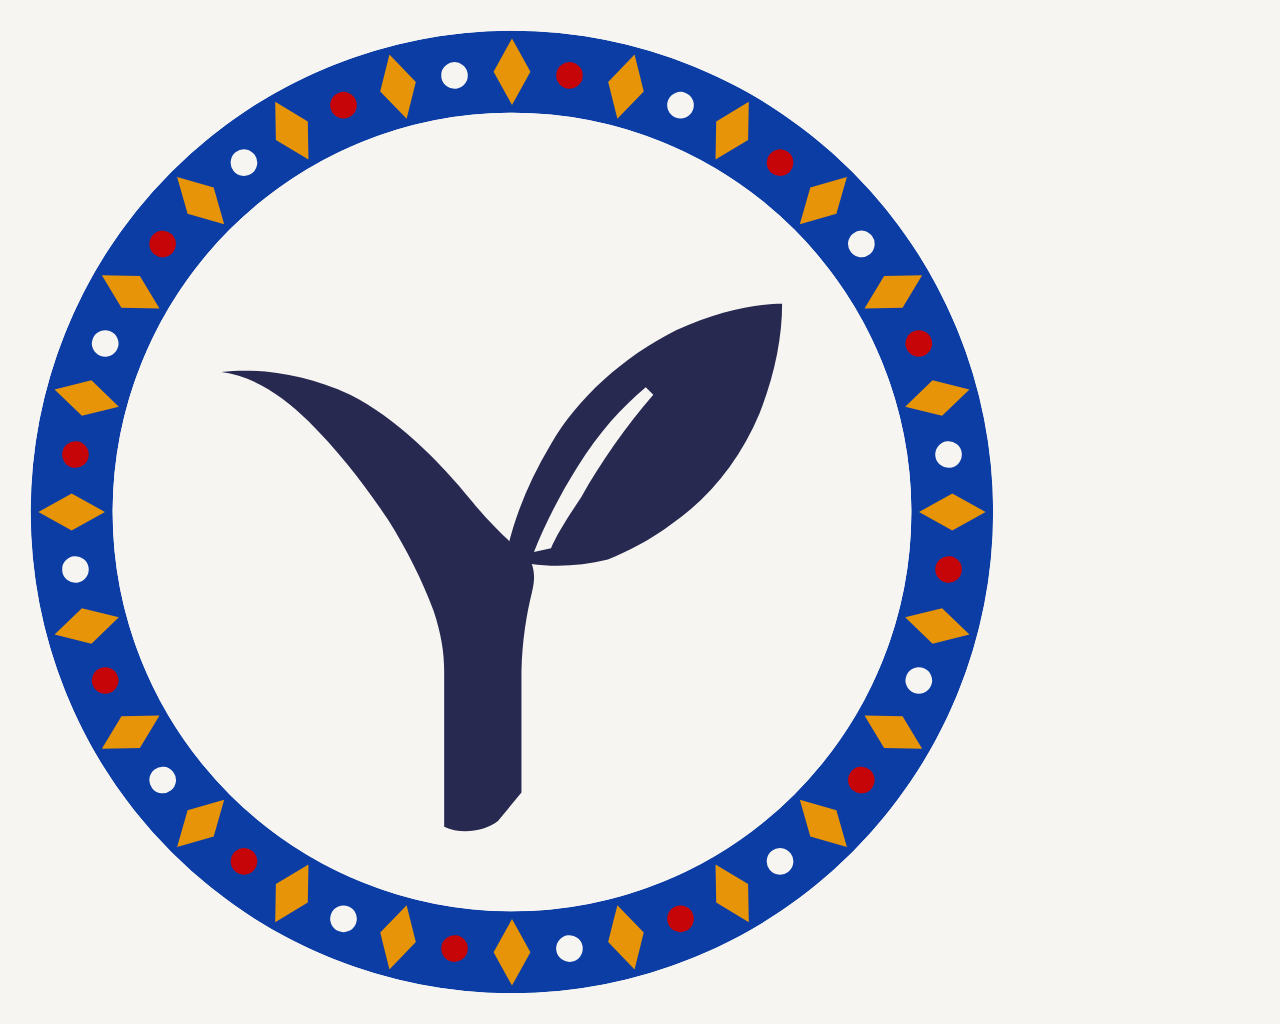
<file: brand-assets/sns/avatar-source.html>
<!DOCTYPE html>
<html><head><meta charset="utf-8"><style>
  /* SNSアバター 1024×1024。2026-09-21: 新ロゴ（柄の円環＋藍深の芽）へ差し替え。
     ロゴ本体は brand-assets/logo-primary.svg を参照するだけにして、二重管理をやめた。
     再生成: chrome --headless=new --window-size=1024,1024 --screenshot=avatar-1024.png avatar-source.html */
  html,body{margin:0;padding:0;width:1024px;height:1024px;overflow:hidden;background:#F7F5F2;}
  img{display:block;width:1024px;height:1024px;}
</style></head>
<body>
  <img src="../logo-primary.svg" alt="">
</body></html>
</file>
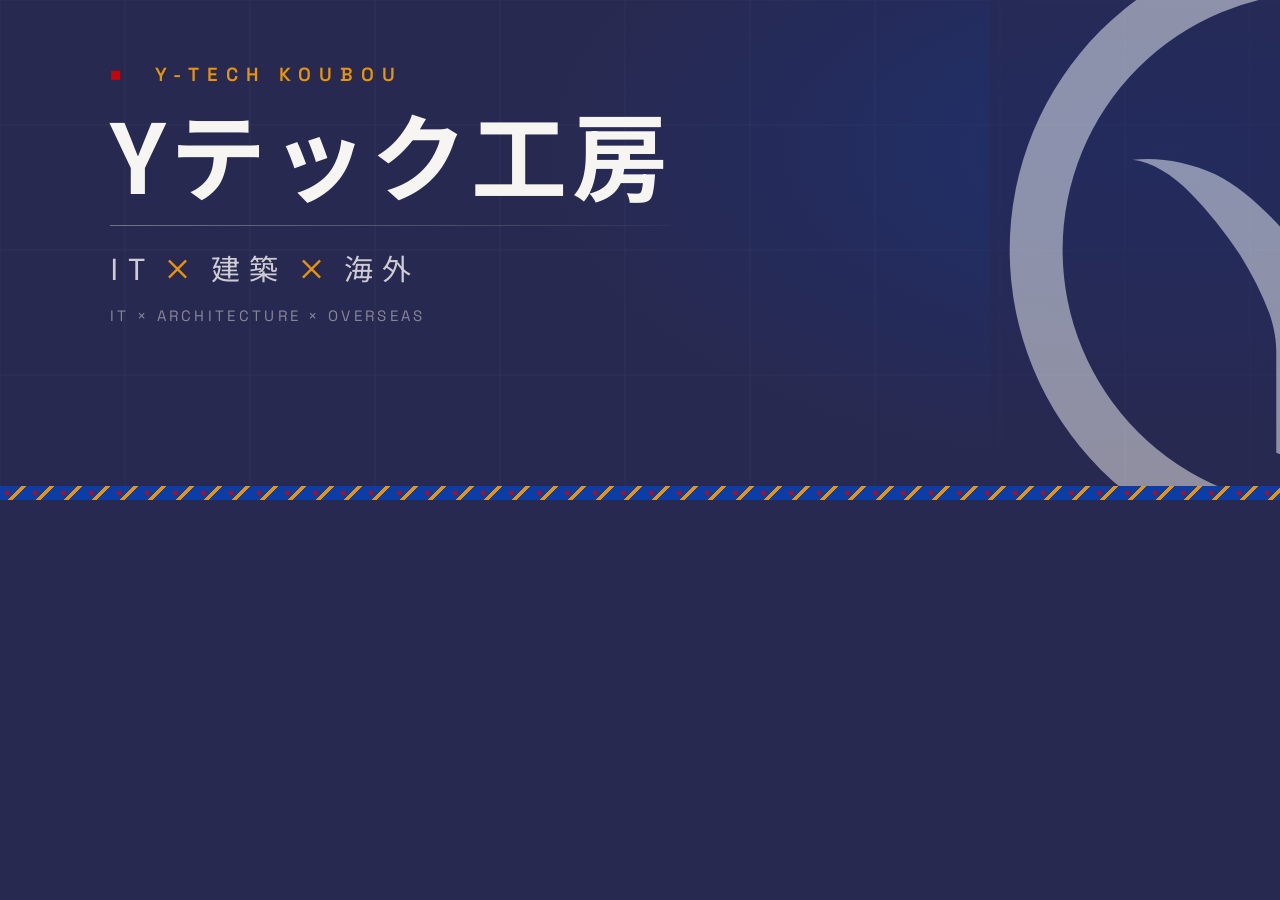
<file: brand-assets/sns/header-source.html>
<!DOCTYPE html>
<html><head><meta charset="utf-8">
<link rel="preconnect" href="https://fonts.googleapis.com">
<link href="https://fonts.googleapis.com/css2?family=Public+Sans:wght@500;600;700&family=Space+Grotesk:wght@500;600&family=Noto+Sans+JP:wght@400;500;600;700&display=swap" rel="stylesheet">
<style>
  /* Yテック工房 Xヘッダー 1500x500
     2026-09-21: 旧「墨緑×若葉グロー」から、確定済みの装飾パレットへ刷新。
     地=藍深 #282950 / 文字=生成り #F7F5F2 / 差し色=辛子 #E89408・朱 #C50507
     書体はポータルと同じ Public Sans + Noto Sans JP + Space Grotesk に統一。
     再生成: chrome --headless=new --window-size=1500,500 --screenshot=header-x-1500x500.png header-source.html */
  html,body{margin:0;padding:0;width:1500px;height:500px;overflow:hidden;}
  body{
    background:#282950;
    position:relative;
    font-kerning:normal;
  }
  /* ごく薄い図面グリッド */
  .grid{
    position:absolute;inset:0;
    background-image:
      linear-gradient(to right, rgba(247,245,242,0.045) 1px, transparent 1px),
      linear-gradient(to bottom, rgba(247,245,242,0.035) 1px, transparent 1px);
    background-size:125px 125px;
    background-position:-0.5px -0.5px;
  }
  /* 右上からの淡い藍のグロー */
  .glow{
    position:absolute;inset:0;
    background:radial-gradient(900px 460px at 78% 30%, rgba(11,61,164,0.34), transparent 70%);
  }
  /* 右側のロゴ（反転版）を大きく置いて右端で切る */
  .watermark{
    position:absolute;top:50%;right:-150px;transform:translateY(-50%);
    width:660px;height:660px;opacity:0.5;
  }
  /* 左下の柄帯（ロゴの円環と同じモチーフの帯） */
  .band{
    position:absolute;left:0;right:0;bottom:0;height:14px;
    background:
      radial-gradient(circle at 7px 7px, #C50507 0 2px, transparent 2.5px),
      radial-gradient(circle at 21px 21px, #F7F5F2 0 2px, transparent 2.5px),
      linear-gradient(135deg, transparent 0 38%, #E89408 38% 47%, transparent 47% 100%),
      #0B3DA4;
    background-size:28px 28px;
  }
  /* テキストブロック（アバター円がヘッダー下部~40%に被るため上寄せ固定） */
  .text{
    position:absolute;left:110px;top:62px;
  }
  .eyebrow{
    font-family:"Space Grotesk","Public Sans",sans-serif;font-weight:600;font-size:19px;
    color:#E89408;letter-spacing:0.42em;text-transform:uppercase;
  }
  .eyebrow .tick{color:#C50507;}
  .name-ja{
    font-family:"Noto Sans JP","Public Sans",sans-serif;font-weight:700;font-size:96px;color:#F7F5F2;
    letter-spacing:0.045em;line-height:1.04;margin-top:16px;
  }
  .rule{
    width:560px;height:1px;background:linear-gradient(to right, rgba(247,245,242,0.36), rgba(247,245,242,0.04));
    margin-top:22px;
  }
  .tagline{
    font-family:"Noto Sans JP",sans-serif;font-weight:400;font-size:29px;
    color:rgba(247,245,242,0.80);letter-spacing:0.30em;margin-top:20px;
  }
  .tagline .x{color:#E89408;padding:0 10px;font-weight:500;}
  /* 英語タグライン。右下だとロゴの上に重なって読めないため、日本語タグラインの下に置く */
  .dim{
    font-family:"Space Grotesk","Public Sans",sans-serif;font-size:15px;letter-spacing:0.22em;
    color:rgba(247,245,242,0.46);margin-top:18px;
  }
</style></head>
<body>
  <div class="grid"></div>
  <div class="glow"></div>
  <img class="watermark" src="../logo-primary-dark.svg" alt="">
  <div class="text">
    <div class="eyebrow"><span class="tick">&#9632;</span>&nbsp; Y-TECH KOUBOU</div>
    <div class="name-ja">Yテック工房</div>
    <div class="rule"></div>
    <div class="tagline">IT<span class="x">&#215;</span>建築<span class="x">&#215;</span>海外</div>
    <div class="dim">IT &#215; ARCHITECTURE &#215; OVERSEAS</div>
  </div>
  <div class="band"></div>
</body></html>
</file>
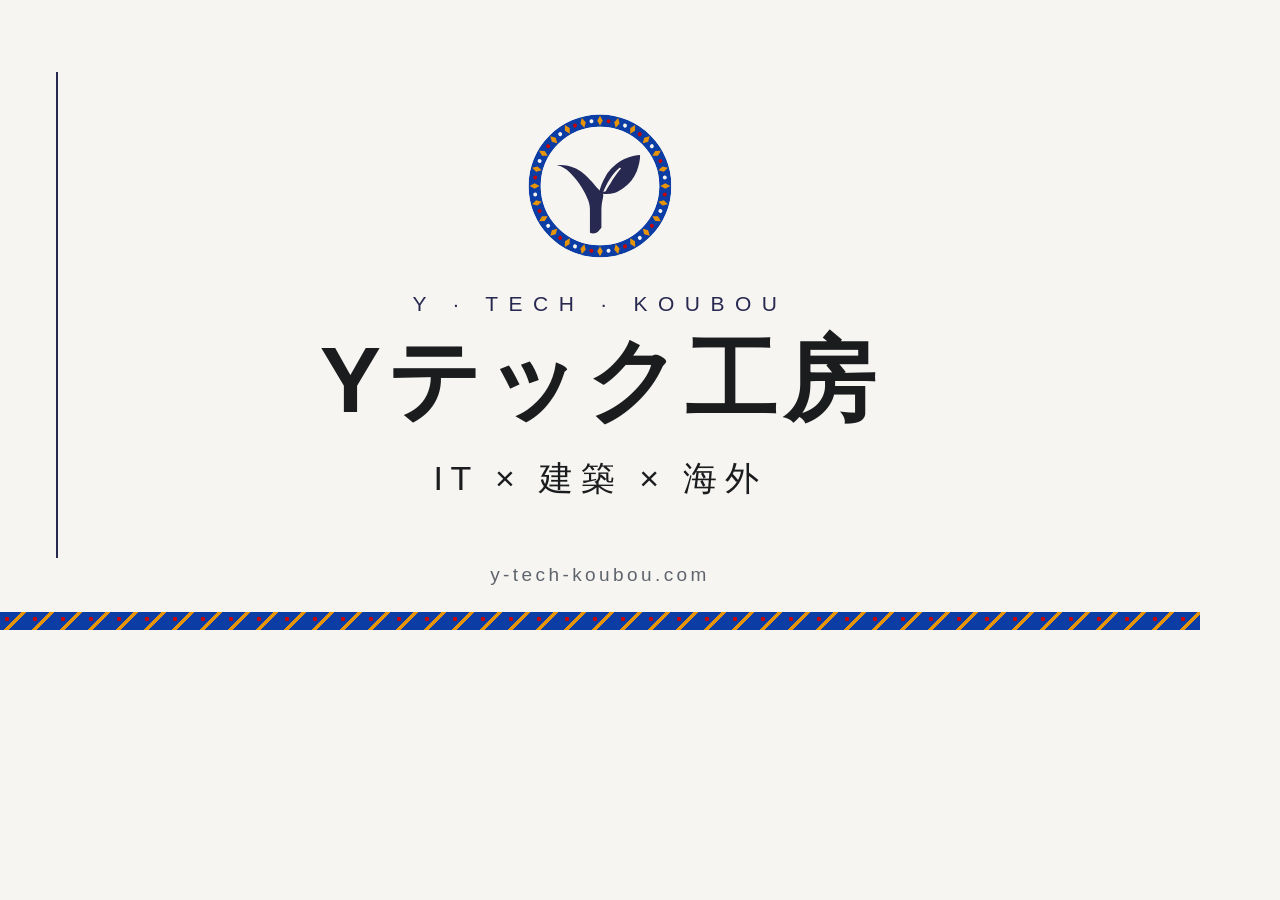
<file: portal/assets/og-source.html>
<!doctype html>
<!-- OG画像ソース（1200×630）。再生成: chrome --headless=new --window-size=1200,630 --screenshot=assets\og.png file:///...og-source.html
     2026-09-18 アフリカ×日本リブランド: 新ロゴ(柄入り)・見出し=Ink・eyebrow=藍深・下端=キテンゲ柄帯 -->
<html lang="ja">
<head>
<meta charset="utf-8">
<style>
  * { margin: 0; padding: 0; box-sizing: border-box; }
  html, body { width: 1200px; height: 630px; overflow: hidden; }
  body {
    background: #F7F5F2;
    display: flex;
    flex-direction: column;
    align-items: center;
    justify-content: center;
    font-family: "Noto Sans JP", "Yu Gothic UI", "Meiryo", sans-serif;
    text-align: center;
    position: relative;
    padding-bottom: 18px;
  }
  .logo { width: 152px; height: 152px; margin-bottom: 30px; }
  .eyebrow {
    font-family: "Space Grotesk", "Segoe UI", Arial, sans-serif;
    font-size: 21px;
    letter-spacing: 0.5em;
    color: #282950;
    margin-bottom: 18px;
  }
  h1 {
    font-size: 92px;
    font-weight: 700;
    letter-spacing: 0.06em;
    color: #1A1C1E;
    line-height: 1;
    margin-bottom: 30px;
  }
  .tag {
    font-size: 34px;
    font-weight: 500;
    letter-spacing: 0.22em;
    color: #1A1C1E;
  }
  .domain {
    position: absolute;
    bottom: 44px;
    left: 0;
    right: 0;
    font-family: "Space Grotesk", "Segoe UI", Arial, sans-serif;
    font-size: 19px;
    letter-spacing: 0.18em;
    color: #5E646B;
  }
  /* 下端のキテンゲ柄帯（portal/index.html の --pattern-kitenge と同じ定義） */
  .band {
    position: absolute;
    bottom: 0;
    left: 0;
    right: 0;
    height: 18px;
    background:
      radial-gradient(circle at 7px 7px, #C50507 0 2px, transparent 2.5px),
      radial-gradient(circle at 21px 21px, #F7F5F2 0 2px, transparent 2.5px),
      linear-gradient(135deg, transparent 0 38%, #E89408 38% 47%, transparent 47% 100%),
      #0B3DA4;
    background-size: 28px 28px;
  }
  .line-l { position: absolute; top: 72px; bottom: 72px; left: 56px; width: 2px; background: #282950; }
</style>
</head>
<body>
  <div class="line-l"></div>
  <img class="logo" src="logo-mark.svg" alt="">
  <div class="eyebrow">Y &middot; TECH &middot; KOUBOU</div>
  <h1>Yテック工房</h1>
  <div class="tag">IT &times; 建築 &times; 海外</div>
  <div class="domain">y-tech-koubou.com</div>
  <div class="band"></div>
</body>
</html>
</file>
